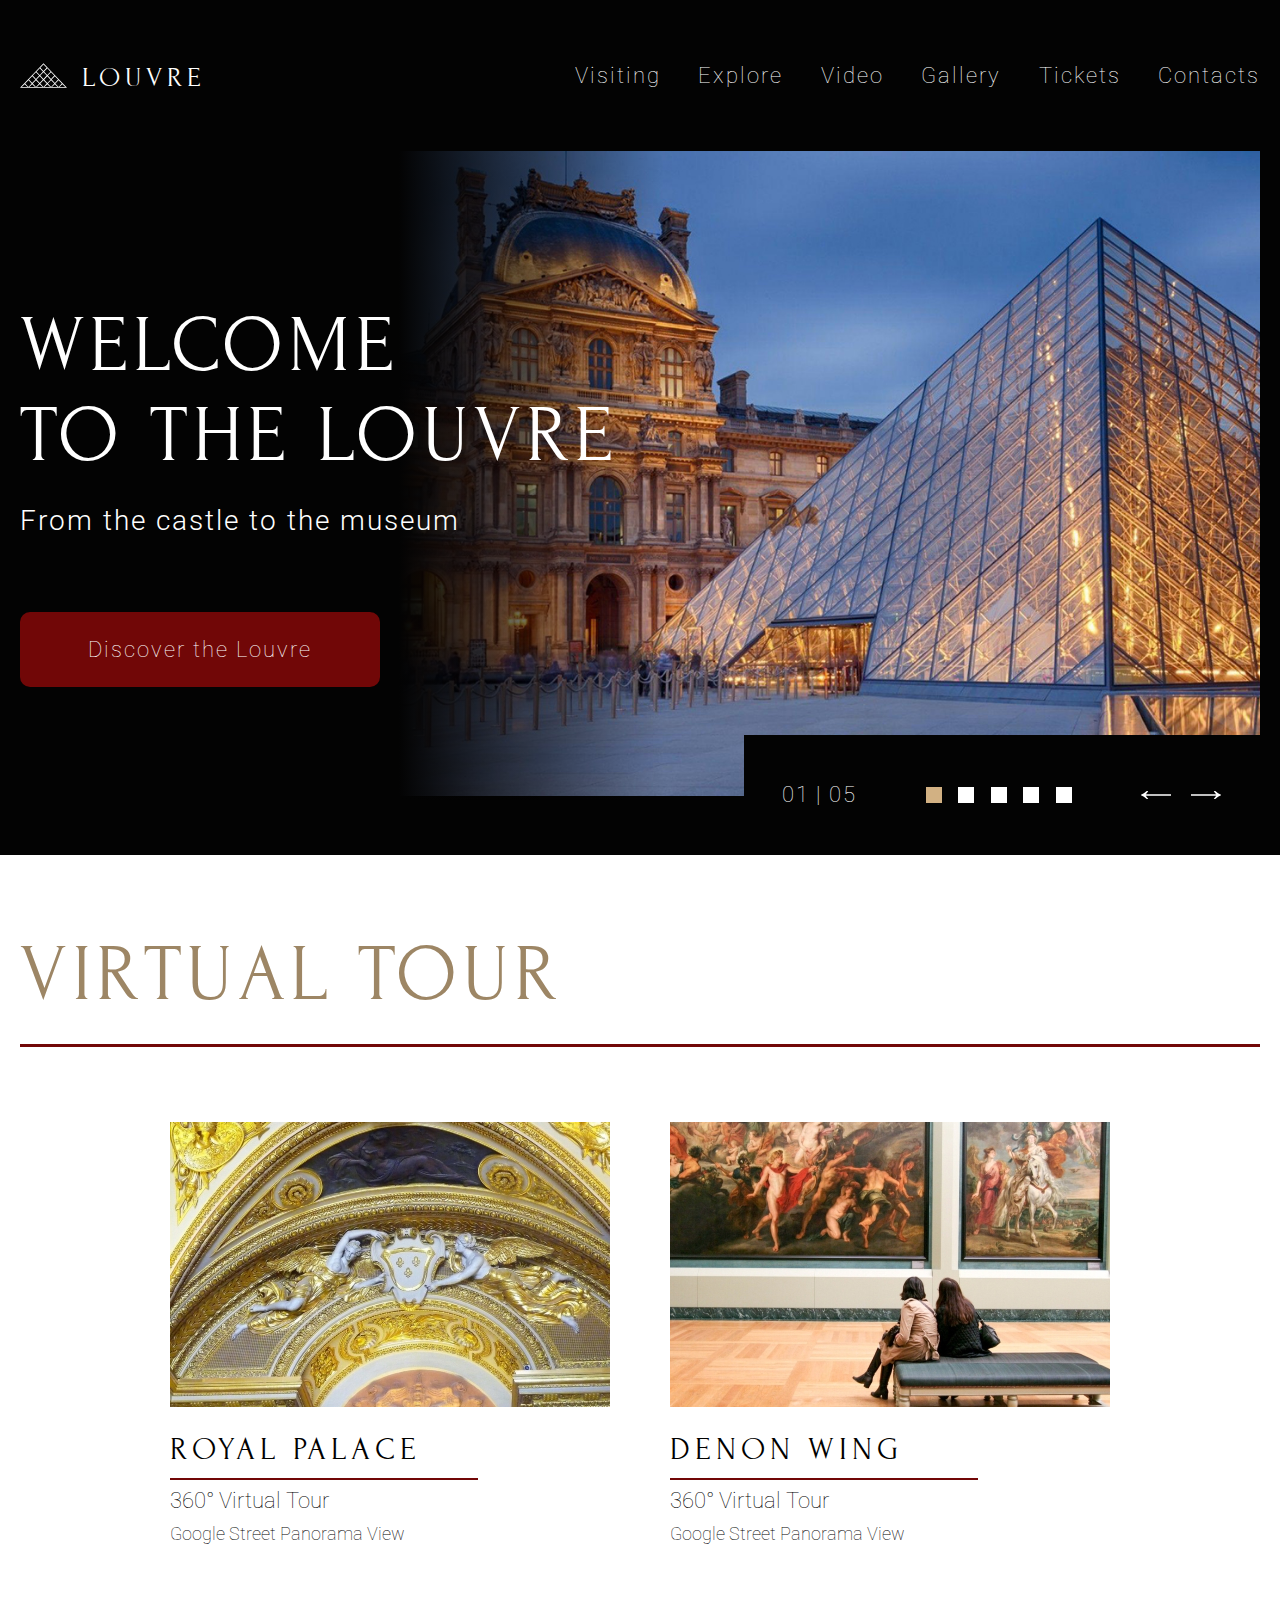
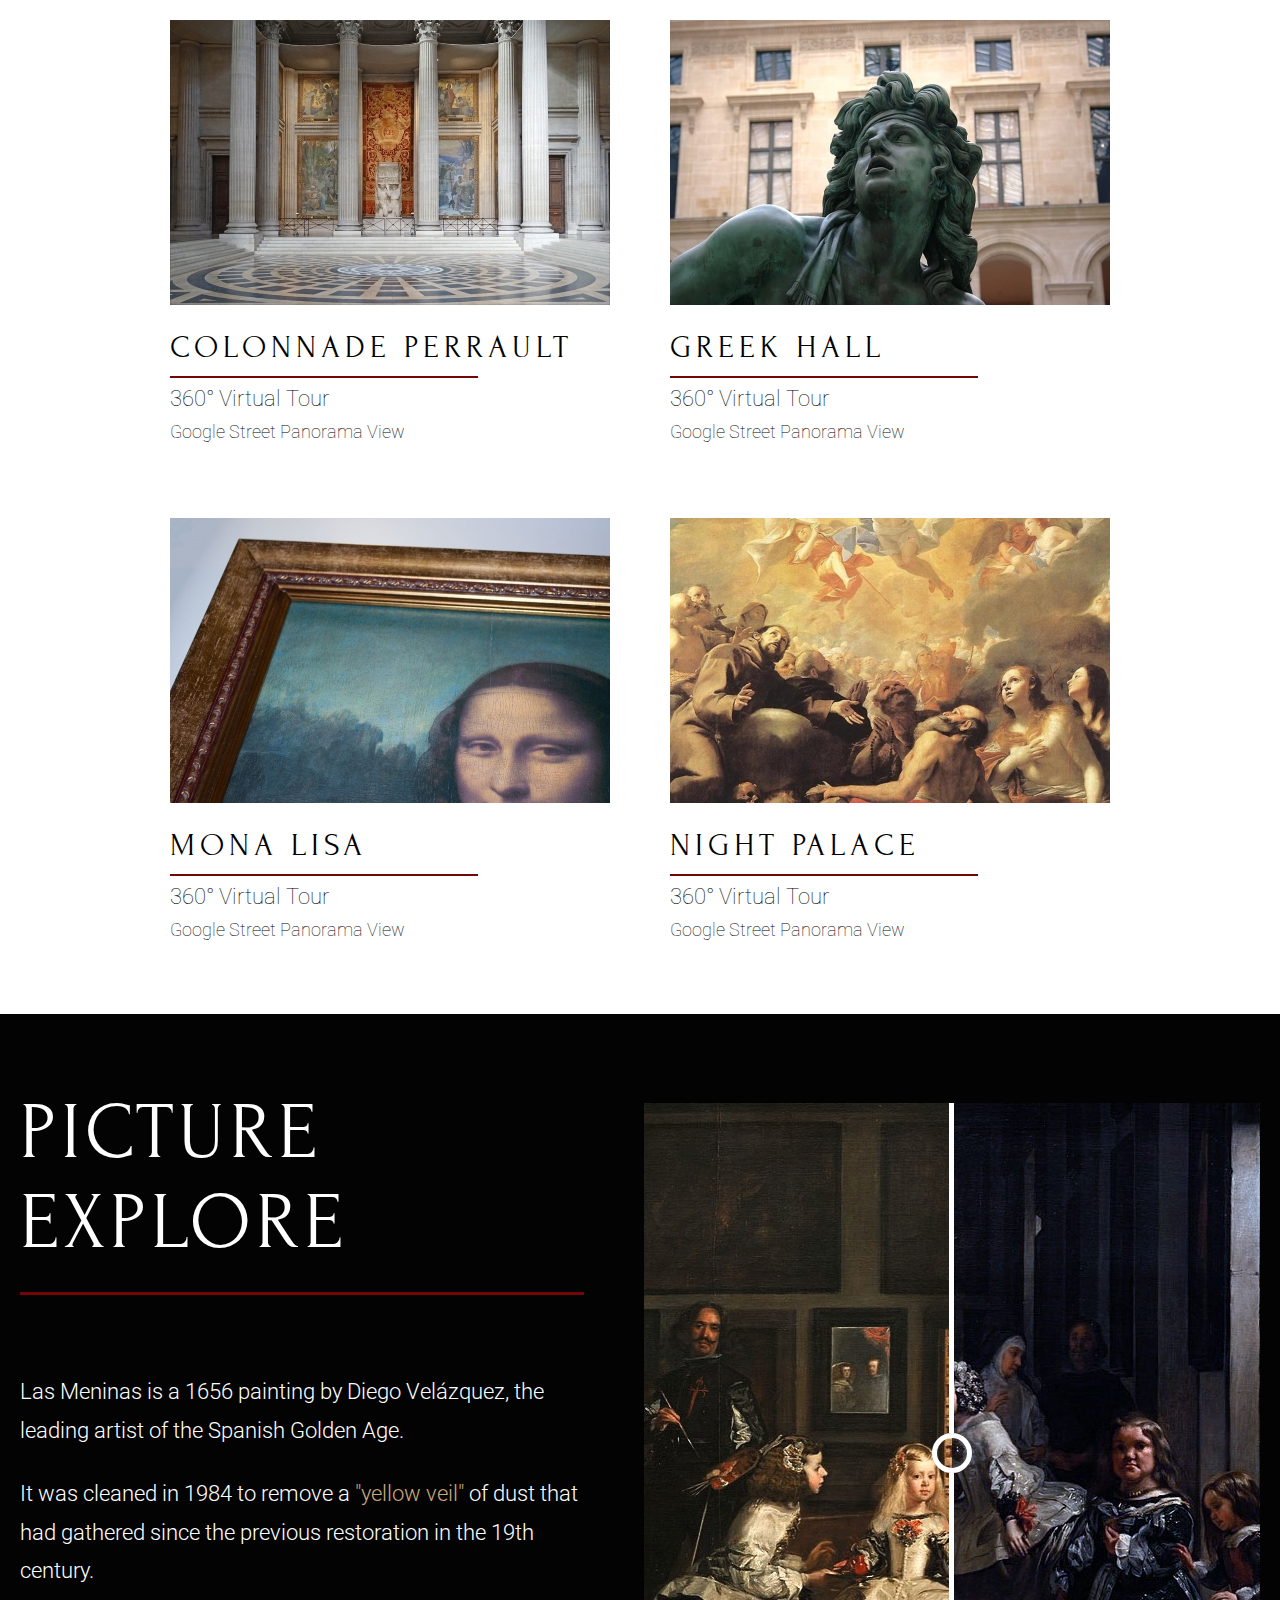
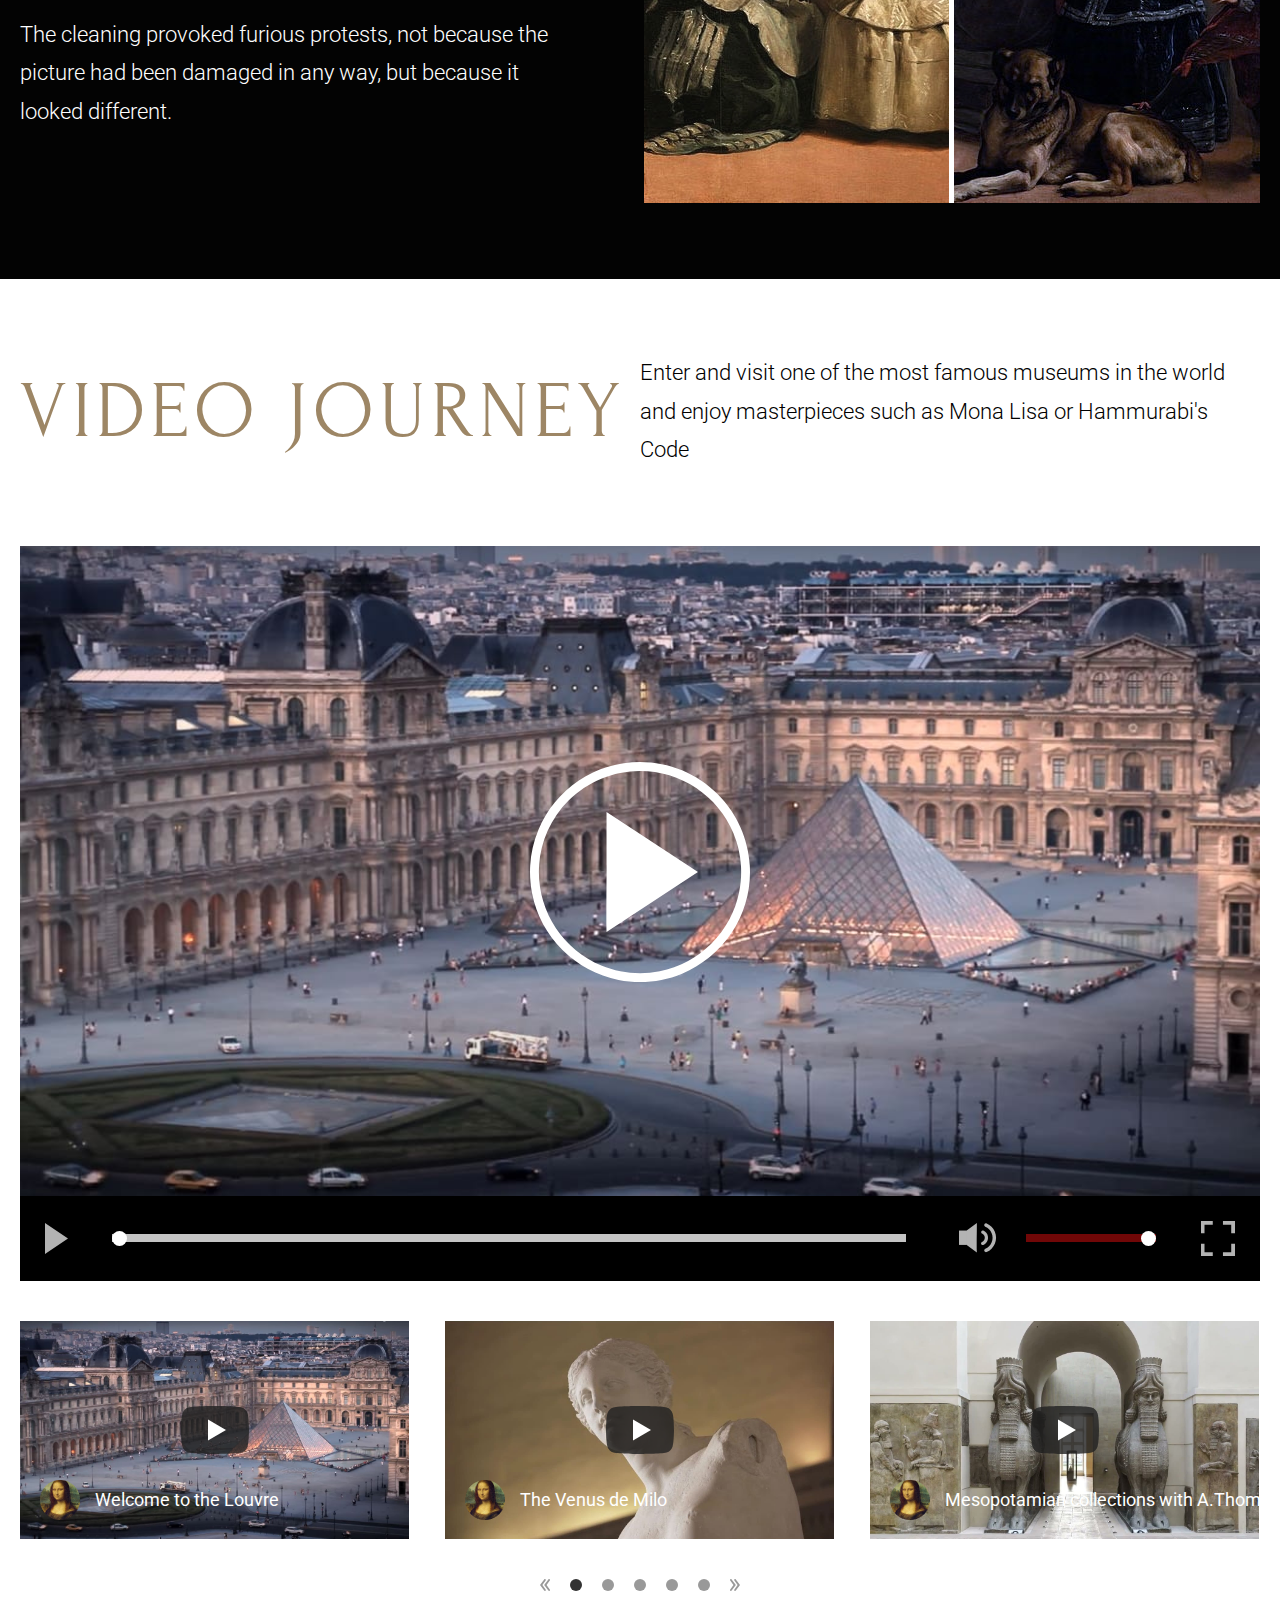
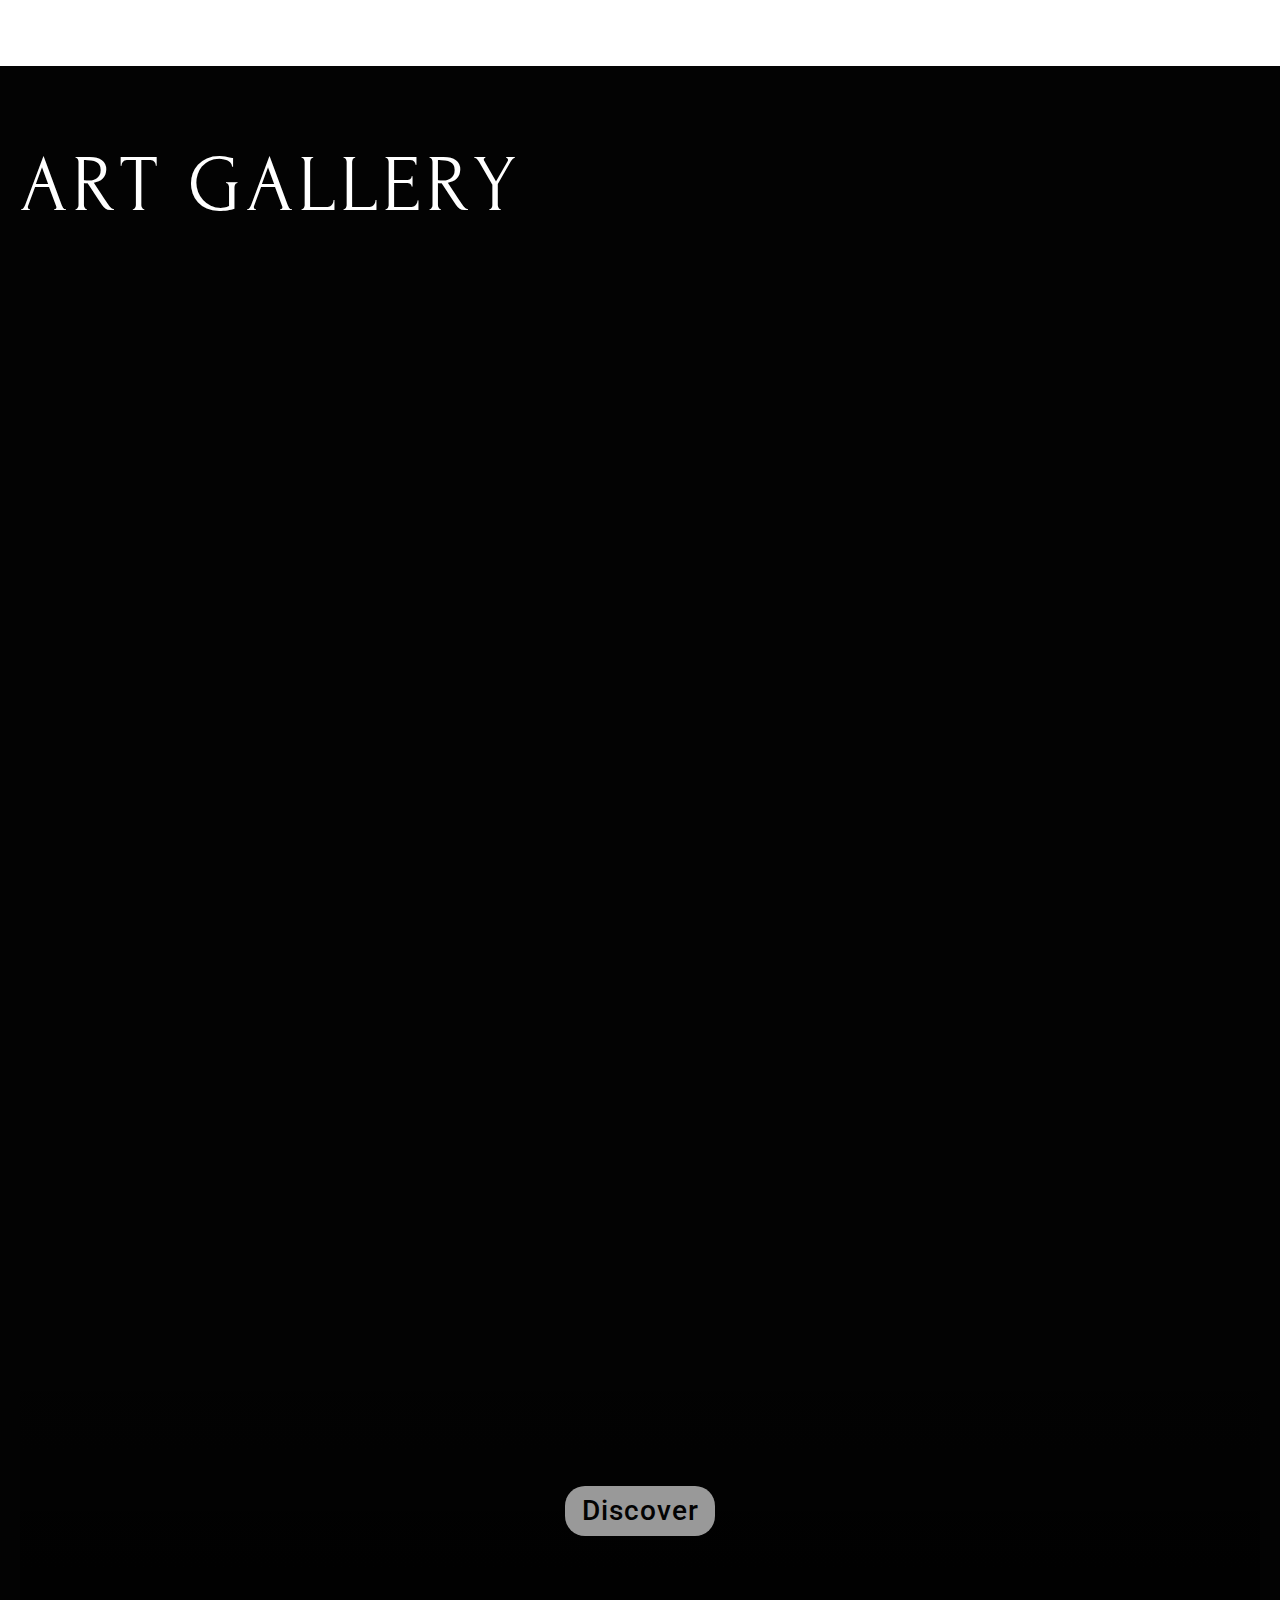
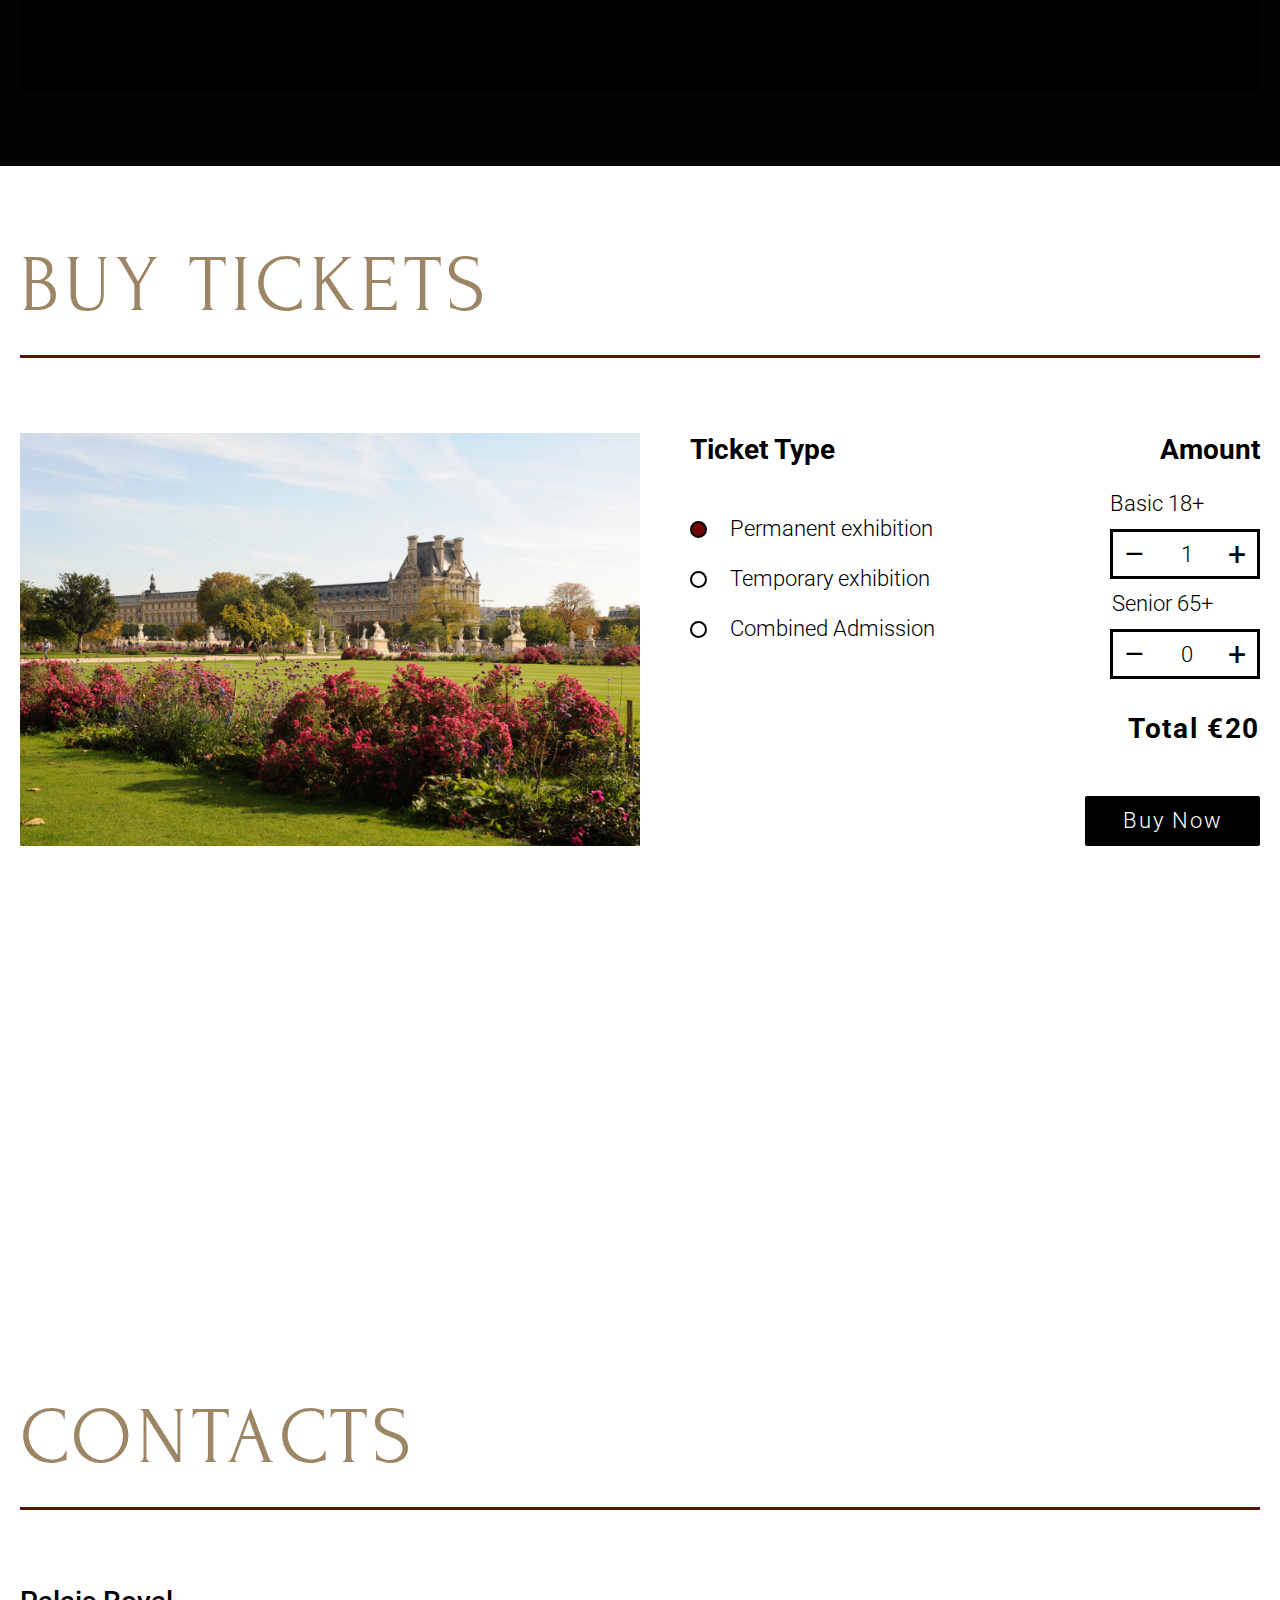
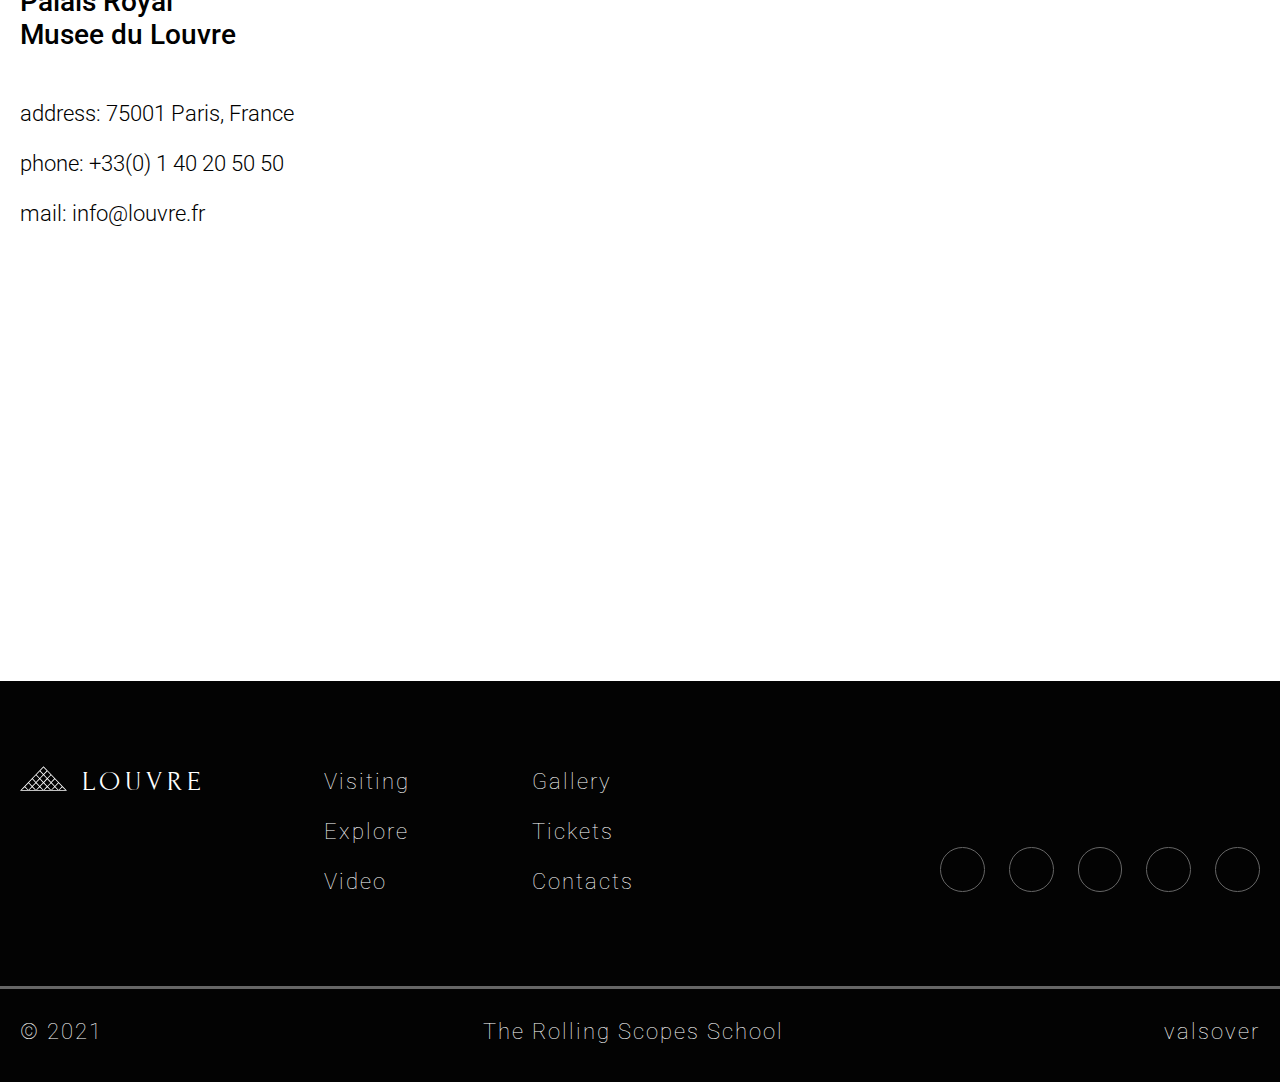
<file: index.html>
<!DOCTYPE html>
<html lang="en">
  <head>
    <meta charset="UTF-8" />
    <meta http-equiv="X-UA-Compatible" content="IE=edge" />
    <meta name="viewport" content="width=device-width, initial-scale=1.0" />
    <link rel="stylesheet" href="styles/style.css" />
    <link rel="stylesheet" href="styles/style-adaptive.css">
    <link rel="preconnect" href="https://fonts.googleapis.com" />
    <link rel="preconnect" href="https://fonts.gstatic.com" crossorigin />
    <link
      href="https://fonts.googleapis.com/css2?family=Forum&family=Roboto:wght@100;300;500;700&display=swap"
      rel="stylesheet"
    />
    <link rel="icon" href="assets/svg/favicon.ico" />
    <script src="https://api.mapbox.com/mapbox-gl-js/v2.5.1/mapbox-gl.js"></script>
    <link href="https://api.mapbox.com/mapbox-gl-js/v2.5.1/mapbox-gl.css" rel="stylesheet" />
    <title>Museum by Valsover</title>
  </head>
  <body>
    <header class="header bg-dark">
      <div class="header__container container flex-row">
        <div class="logo-area header__logo-area flex-row" title="The site logo and tna site name">
          <h1>
            <a class="logo-area__heading forum-font-28" href="index.html">Louvre</a>
          </h1>
        </div>
        <nav class="nav header__nav">
          <ul class="nav-list header__nav-list flex-row">
            <li class="nav-list__item">
              <a class="nav-list__link roboto-font-22-white" href="#visiting">visiting</a>
            </li>
            <li class="nav-list__item">
              <a class="nav-list__link roboto-font-22-white" href="#explore">explore</a>
            </li>
            <li class="nav-list__item">
              <a class="nav-list__link roboto-font-22-white" href="#video">video</a>
            </li>
            <li class="nav-list__item">
              <a class="nav-list__link roboto-font-22-white" href="#gallery">gallery</a>
            </li>
            <li class="nav-list__item">
              <a class="nav-list__link roboto-font-22-white" href="#tickets">tickets</a>
            </li>
            <li class="nav-list__item">
              <a class="nav-list__link roboto-font-22-white" href="#contacts">contacts</a>
            </li>
            <li class="header__nav-footer">
              <div class="nav__footer">
                <div class="nav__footer-images">
                  <p class="nav__footer-img"></p>
                  <p class="nav__footer-img"></p>
                  <p class="nav__footer-img"></p>
                </div>
                <div class="nav__footer-socials">
                  <ul class="nav__footer-list flex-row">
                    <li class="footer__socials-item youtube flex-row">
                      <a href="https://www.youtube.com/user/louvre"></a>
                    </li>
                    <li class="footer__socials-item instagram flex-row">
                      <a href="https://www.instagram.com/museelouvre/"></a>
                    </li>
                    <li class="footer__socials-item facebook flex-row">
                      <a href="https://www.facebook.com/museedulouvre"></a>
                    </li>
                    <li class="footer__socials-item twitter flex-row">
                      <a href="http://twitter.com/museelouvre"></a>
                    </li>
                    <li class="footer__socials-item pinterest flex-row">
                      <a href="https://www.pinterest.fr/museedulouvre/"></a>
                    </li>
                  </ul>
                </div>
              </div>
            </li>
          </ul>
          <button class="burger no-outline default" id="burgerBtn"></button>
        </nav>
      </div>
    </header>
    <main class="main">
      <div class="main__container">
        <section class="welcome bg-dark" id="welcome">
          <div class="welcome__container container">
            <div class="welcome__info">
              <h2 class="welcome__heading forum-font-80">
                Welcome<br />
                to the Louvre
              </h2>
              <p class="welcome__paragraph roboto-font-28">
                From the castle to the museum
              </p>
              <p class="button__wrapper">
                <a
                  class="welcome__button roboto-font-22-white"
                  href="pages/tours/tour1.html"
                  target="_blank"
                  >Discover the Louvre</a
                >
              </p>
            </div>
            <div class="carousel">
              <div class="carousel__container">
                <div class="items__wrapper">
                  <div class="carousel__item active">
                    <img
                      src="assets/img/welcome-slider/1.jpg"
                      alt="Carousel picture #1"
                      loading="lazy"
                    />
                  </div>
                  <div class="carousel__item">
                    <img
                      src="assets/img/welcome-slider/2.jpg"
                      alt="Carousel picture #2"
                      loading="lazy"
                    />
                  </div>
                  <div class="carousel__item">
                    <img
                      src="assets/img/welcome-slider/3.jpg"
                      alt="Carousel picture #3"
                      loading="lazy"
                    />
                  </div>
                  <div class="carousel__item">
                    <img
                      src="assets/img/welcome-slider/4.jpg"
                      alt="Carousel picture #4"
                      loading="lazy"
                    />
                  </div>
                  <div class="carousel__item">
                    <img
                      src="assets/img/welcome-slider/5.jpg"
                      alt="Carousel picture #5"
                      loading="lazy"
                    />
                  </div>
                </div>
                <div class="carousel__controls">
                  <p class="controls__count roboto-font-22-white">01 | 05</p>
                  <div class="controls__dots">
                    <button class="dot active no-outline"></button>
                    <button class="dot no-outline"></button>
                    <button class="dot no-outline"></button>
                    <button class="dot no-outline"></button>
                    <button class="dot no-outline"></button>
                  </div>
                  <div class="controls__buttons">
                    <button class="welcome_prev no-outline"></button>
                    <button class="welcome_next no-outline"></button>
                  </div>
                </div>
              </div>
            </div>
          </div>
        </section>
        <section class="visiting" id="visiting">
          <div class="visiting__container container">
            <h2 class="visiting__heading forum-font-80 underline-title">
              Virtual tour
            </h2>
            <div class="cards__wrapper flex-row" id="cards"></div>
          </div>
        </section>
        <section class="explore bg-dark" id="explore">
          <div class="explore__container container flex-row">
            <div class="explore__text-area">
              <h2 class="explore__heading forum-font-80 underline-title">
                Picture explore
              </h2>
              <p
                class="
                  explore__paragraph explore__paragraph_first
                  roboto-font-22-white
                "
              >
                Las Meninas is a 1656 painting by Diego Velázquez, the leading
                artist of the Spanish Golden Age.
              </p>
              <p class="explore__paragraph roboto-font-22-white">
                It was cleaned in 1984 to remove a
                <span class="explore__yellow-text">"yellow veil"</span> of dust that
                had gathered since the previous restoration in the 19th century.
              </p>
              <p class="explore__paragraph roboto-font-22-white">
                The cleaning provoked furious protests, not because the picture had
                been damaged in any way, but because it looked different.
              </p>
            </div>
            <div class="photos">
              <div class="photo-original"></div>
              <div class="photo toaster"></div>
              <div class="separator"></div>
            </div>
          </div>
        </section>
        <section class="video" id="video">
          <div class="video__container container flex-row">
            <h2 class="video__heading forum-font-80">Video Journey</h2>
            <p class="video__text roboto-font-22-black">
              Enter and visit one of the most famous museums in the world and
              enjoy masterpieces such as Mona Lisa or Hammurabi's Code
            </p>
            <div class="video__players">
              <div class="player__inner">
                <div class="video__wrapper flex-row">
                  <video src="assets/video/video0.mp4" class="player" id="player" width="1440" height="650" poster="assets/img/video-posters/poster0.jpg" preload="none">
                  </video>
                  <div class="player__speed hidden" id="playerSpeed">1.25x</div>
                </div>
                <button class="player__btn_large-play no-outline" id="largePlayBtn" type="button"></button>
                <div class="player__controls flex-row">
                  <button class="player__btn_small-play no-outline" id="smallPlayBtn" type="button"></button>
                  <input class="progress-input player__progress" id="progressBar" name="video" type="range" value="0" min="0" max="100" step="1"/>
                  <div class="volume__container flex-row">
                    <button class="player__btn_mute no-outline" id="muteBtn" type="button"></button>
                    <input  class="progress-input player__volume" id="volumeSlider" type="range" value="1" min="0" max="1" step="0.1">
                  </div>
                  <button class="player__btn_fullscreen no-outline" id="fullScreenBtn" type="button"></button>
                </div>
              </div>
              <div class="video__carousel" id="videoCarousel">
                <div class="carousel__wrapper">
                  <ul class="carousel__list"></ul>
                </div>
                <div class="controls__wrapper">
                  <ul class="controls__list">
                    <li class="controls__item controls__btn prev_btn"></li>
                    <li class="controls__item video-dots"></li>
                    <li class="controls__item controls__btn next_btn"></li>
                  </ul>
                </div>
              </div>
            </div>
          </div>
        </section>
        <section class="gallery bg-dark" id="gallery">
          <div class="gallery__container container flex-col">
            <h2 class="gallery__heading forum-font-80">Art gallery</h2>
            <div class="gallery__pictures pictures">
              <div class="pictures__inner" id="pics"></div>
              <div class="pictures__gradient flex-row">
                <a href="pages/gallery/gallery.html" target="_blank" class="pictures__link roboto-font-28">Discover</a>
              </div>
            </div>
          </div>
        </section>
        <section class="tickets" id="tickets">
          <div class="tickets__container container flex-col">
            <h2 class="tickets__heading forum-font-80 underline-title">
              Buy tickets
            </h2>
            <div class="tickets__content">
              <div class="img__wrapper">
                <img class="tickets__img img visible" src="assets/img/tickets-gallery/tickets1.jpg" alt="" loading="lazy">
                <img class="tickets__img img" src="assets/img/tickets-gallery/tickets2.jpg" alt="" loading="lazy">
                <img class="tickets__img img" src="assets/img/tickets-gallery/tickets3.jpg" alt="" loading="lazy">
                <img class="tickets__img img" src="assets/img/tickets-gallery/tickets4.jpg" alt="" loading="lazy">
                <img class="tickets__img img" src="assets/img/tickets-gallery/tickets5.jpg" alt="" loading="lazy">
                <img class="tickets__img img" src="assets/img/tickets-gallery/tickets6.jpg" alt="" loading="lazy">
                <img class="tickets__img img" src="assets/img/tickets-gallery/tickets7.jpg" alt="" loading="lazy">
                <img class="tickets__img img" src="assets/img/tickets-gallery/tickets8.jpg" alt="" loading="lazy">
                <img class="tickets__img img" src="assets/img/tickets-gallery/tickets9.jpg" alt="" loading="lazy">
                <img class="tickets__img img" src="assets/img/tickets-gallery/tickets10.jpg" alt="" loading="lazy">
              </div>
              <div class="tickets__type-list type-list flex-col">
                <p class="type-list__heading roboto-font-28">Ticket Type</p>
                <label class="type-list__label roboto-font-22-black" for="permanent">Permanent exhibition
                  <input type="radio" class="type-list__input" id="permanent" name="exhibition-type" value="Permanent" checked/>
                  <span class="checkmark"></span>
                </label>
                <label class="type-list__label roboto-font-22-black" for="temporary">Temporary exhibition
                  <input type="radio" class="type-list__input" id="temporary" name="exhibition-type" value="Temporary" />
                  <span class="checkmark"></span>
                </label>
                <label class="type-list__label roboto-font-22-black" for="combined">Combined Admission
                  <input type="radio" class="type-list__input" id="combined" name="exhibition-type" value="Combined"/>
                  <span class="checkmark"></span>
                </label>
              </div>
              <div class="tickets__amount-list amount-list flex-col">
                <p class="amount-list__heading roboto-font-28">Amount</p>
                <label class="amount-list__label roboto-font-22-black" for="basic">Basic 18+</label>
                <div class="tickets__counter counter flex-row">
                  <button class="counter_btn-minus no-outline" id="minusBasic">–</button>
                  <input type="number" class="counter-result no-outline" id="basic" step="1" min="1" max="20" name="age" value="1" readonly/>
                  <button class="counter_btn-plus no-outline" id="plusBasic">+</button>
                </div>
                <label class="amount-list__label amount-list__label_senior roboto-font-22-black" for="senior">Senior 65+</label>
                <div class="tickets__counter counter flex-row">
                  <button class="counter_btn-minus no-outline" id="minusSenior">–</button>
                  <input type="number" class="counter-result no-outline" id="senior" step="1" min="1" max="20" name="age" value="0" readonly/>
                  <button class="counter_btn-plus no-outline" id="plusSenior">+</button>
                </div>
                <p class="amount-list__total roboto-font-28">
                  Total €<span id="totalAmount">20</span>
                </p>
                <button class="tickets__btn-submit roboto-font-22-black no-outline" id="buyTicketsBtn" type="submit">Buy Now</button>
              </div>
            </div>
          </div>
          <div class="pop-up closed">
            <div class="pop-up__container flex-row">
              <div class="form__wrapper flex-row">
                <button class="close no-outline" id="formCloseBtn" type="button"></button>
                <form class="form" action="#" method="POST" name="booking">
                  <div class="form__left">
                    <h3 class="form__heading">Booking tickets</h3>
                    <p class="form__description">Tour to Louvre</p>
                    <fieldset class="form__fieldset">
                      <div class="form__date-and-time">
                        <label for="formDate" class="date__wrapper flex-row">Date
                          <input class="form__input date no-outline" id="formDate" type="date" name="formDate" required/>
                        </label>
                        <div class="time__wrapper">
                          <div class="time">
                            <div class="time__options">
                              <div class="time__option">
                                <input type="radio" class="time__input" id="nine" name="nine" value="09:00">
                                <label for="nine">09 : 00</label>
                              </div>
                              <div class="time__option">
                                <input type="radio" class="time__input" id="nineThirty" name="nineThirty" value="09:30">
                                <label for="nineThirty">09 : 30</label>
                              </div>
                              <div class="time__option">
                                <input type="radio" class="time__input" id="ten" name="ten" value="10:00">
                                <label for="ten">10 : 00</label>
                              </div>
                              <div class="time__option">
                                <input type="radio" class="time__input" id="tenThirty" name="tenThirty" value="10:30">
                                <label for="tenThirty">10 : 30</label>
                              </div>
                              <div class="time__option">
                                <input type="radio" class="time__input" id="eleven" name="eleven" value="11:00">
                                <label for="eleven">11 : 00</label>
                              </div>
                              <div class="time__option">
                                <input type="radio" class="time__input" id="elevenThirty" name="elevenThirty" value="11:30">
                                <label for="elevenThirty">11 : 30</label>
                              </div>
                              <div class="time__option">
                                <input type="radio" class="time__input" id="twelve" name="twelve" value="12:00">
                                <label for="twelve">12 : 00</label>
                              </div>
                              <div class="time__option">
                                <input type="radio" class="time__input" id="twelveThirty" name="twelveThirty" value="12:30">
                                <label for="twelveThirty">12 : 30</label>
                              </div>
                              <div class="time__option">
                                <input type="radio" class="time__input" id="thirteen" name="thirteen" value="13:00">
                                <label for="thirteen">13 : 00</label>
                              </div>
                              <div class="time__option">
                                <input type="radio" class="time__input" id="thirteenThirty" name="thirteenThirty" value="13:30">
                                <label for="thirteenThirty">13 : 30</label>
                              </div>
                              <div class="time__option">
                                <input type="radio" class="time__input" id="fourteen" name="fourteen" value="14:00">
                                <label for="fourteen">14 : 00</label>
                              </div>
                              <div class="time__option">
                                <input type="radio" class="time__input" id="fourteenThirty" name="fourteenThirty" value="14:30">
                                <label for="fourteenThirty">14 : 30</label>
                              </div>
                              <div class="time__option">
                                <input type="radio" class="time__input" id="fifteen" name="fifteen" value="15:00">
                                <label for="fifteen">15 : 00</label>
                              </div>
                              <div class="time__option">
                                <input type="radio" class="time__input" id="fifteenThirty" name="fifteenThirty" value="15:30">
                                <label for="fifteenThirty">15 : 30</label>
                              </div>
                              <div class="time__option">
                                <input type="radio" class="time__input" id="sixteen" name="sixteen" value="16:00">
                                <label for="sixteen">16 : 00</label>
                              </div>
                              <div class="time__option">
                                <input type="radio" class="time__input" id="sixteenThirty" name="sixteenThirty" value="16:30">
                                <label for="sixteenThirty">16 : 30</label>
                              </div>
                              <div class="time__option">
                                <input type="radio" class="time__input" id="seventeen" name="seventeen" value="17:00">
                                <label for="seventeen">17 : 00</label>
                              </div>
                              <div class="time__option">
                                <input type="radio" class="time__input" id="seventeenThirty" name="seventeenThirty" value="17:30">
                                <label for="seventeenThirty">17 : 30</label>
                              </div>
                            </div>
                            <div class="time__selected">Time</div>
                          </div>
                        </div>
                      </div>
                      <div class="input__wrapper">
                        <input class="form__input name no-outline" id="formName" type="text" name="formName" placeholder="Name" pattern="[a-zA-Zа-яА-Я\s]{3,15}" required/>
                        <div class="name__alert">No symbols or digits allowed. Min 3, max 15 characters.</div>
                      </div>
                      <div class="input__wrapper">
                        <input class="form__input email no-outline" id="formEmail" type="email" name="formEmail" placeholder="E-mail" pattern="[\w]{3,15}@[a-zA-Z]{4,}\.[a-zA-Z]{2,}" required/>
                        <div class="email__alert">Enter valid email</div>
                      </div>
                      <div class="input__wrapper">
                        <input class="form__input tel no-outline" id="formPhone" type="tel" name="formPhone" placeholder="Phone" required/>
                        <div class="tel__alert">Only digits allowed (can divided with space or "-"). Max 10 digits.</div>
                      </div>
                      <select class="form__input ticket no-outline" id="formTicketType" name="formTicketType" required>
                        <option class="form__ticket-type" value="" selected disabled>Ticket type</option>
                        <option class="form__ticket-type" value="Permanent">Permanent exhibition</option>
                        <option class="form__ticket-type" value="Temporary">Temporary exhibition</option>  
                        <option class="form__ticket-type" value="Combined">Combined Admission</option>
                      </select>
                      <div class="form__quantity">
                        <p class="quantity__heading">Entry ticket</p>
                        <div class="basic__row flex-row">
                          <p class="basic__name">Basic 18+</p>
                          <div class="name__count">
                              <button class="no-outline" id="minusBasicForm" type="button">–</button>
                              <input class="basic__row-input no-outline" type="number" value="1" name="formBasicAmount">
                              <button class="no-outline" id="plusBasicForm" type="button">+</button>
                          </div>
                        </div>
                        <div class="senior__row flex-row">
                          <p class="senior__name">Senior 65+</p>
                          <div class="name__count">
                              <button class="no-outline" id="minusSeniorForm" type="button">–</button>
                              <input class="senior__row-input no-outline" type="number" value="0" name="formSeniorAmount">
                              <button class="no-outline" id="plusSeniorForm" type="button"> +</button>
                          </div>
                        </div>
                      </div>
                    </fieldset>
                  </div>
                  <div class="form__right payment">
                    <div class="payment__heading">Overview</div>
                    <p class="payment__description">Tour to Louvre</p>
                    <p class="payment__date">Select date</p>
                    <p class="payment__time">Select time</p>
                    <p class="payment__ticket">Permanent</p>
                    <p class="payment__poster"></p>
                    <div class="payment__basic">
                      <p class="payment__basic_num">1</p>
                      <p class="payment__basic_name">Basic (20 €)</p>
                      <p class="payment__basic_price">20 €</p>
                    </div>
                    <div class="payment__senior">
                      <p class="payment__senior_num">0</p>
                      <p class="payment__senior_name">Senior (10 €)</p>
                      <p class="payment__senior_price">0 €</p>
                    </div>
                    <div class="payment__total">
                      <p class="total__text">Total:</p>
                      <p class="total__num">20 €</p>
                    </div>
                    <div class="payment__card">
                      <div class="payment__card-body">
                        <div class="credit-cards">
                          <div class="card-field front">
                            <div class="front__wrap">
                              <label for="formCardNumber">Card number
                                <input class="front__card-number no-outline" id="formCardNumber" name="formCardNumber" type="number" min="999999999999999" max="9999999999999999" required></label>
                                <p class="front__card-full-date">
                                  <label>Expiration date
                                  <select class="front__card-month no-outline" required>
                                    <option value="" disabled selected>Month</option>
                                    <option value="01">01</option>
                                    <option value="02">02</option>
                                    <option value="03">03</option>
                                    <option value="04">04</option>
                                    <option value="05">05</option>
                                    <option value="06">06</option>
                                    <option value="07">07</option>
                                    <option value="08">08</option>
                                    <option value="09">09</option>
                                    <option value="10">10</option>
                                    <option value="11">11</option>
                                    <option value="12">12</option>
                                  </select>
                                  </label>
                                  <label>
                                  <select class="front__card-year no-outline" required>
                                    <option value="" disabled selected>Year</option>
                                    <option value="2021">2021</option>
                                    <option value="2022">2022</option>
                                    <option value="2023">2023</option>
                                    <option value="2024">2024</option>
                                    <option value="2025">2025</option>
                                    <option value="2026">2026</option>
                                    <option value="2027">2027</option>
                                    <option value="2028">2028</option>
                                  </select>
                                  </label>
                                </p>
                              <label for="formCardOwnerName">Cardholder name
                                <input class="front__card-name no-outline" id="formCardOwnerName" name="formCardOwnerName" type="text" pattern="[a-zA-Zа-яА-Я\s]{3, 15}" required>
                              </label>
                              <p class="front__card-img"></p>
                            </div>
                          </div>
                          <div class="card-field back">
                            <div class="line"></div>
                            <label for="formCardCVV">CVC/CVV
                              <input class="back__cvv no-outline" id="formCardCVV" name="formCardCVV" type="number" max="999" required>
                            </label>
                            <p class="back__cvv-text">The last<br> 3 or 4 digits on back<br> of the card</p>
                          </div>
                        </div>
                      </div>
                    </div>
                    <button class="payment__btn no-outline ripple" id="formBtn" type="submit">Book</button>
                  </div>
                </form>
              </div>
            </div>
          </div>
          <div class="pop-up__overlay transparent" id="overlay"></div>
        </section>
        <div class="parallax"></div>
        <section class="contacts" id="contacts">
          <div class="contacts__container container flex-row">
            <h2 class="contacts__heading forum-font-80 underline-title">
              Contacts
            </h2>
            <address class="contacts__address address flex-col">
              <p class="address__heading roboto-font-28">
                Palais Royal Musee du Louvre
              </p>
              <p class="address__item roboto-font-22-black">
                address: <span class="address">75001 Paris, France</span>
              </p>
              <p class="address__item roboto-font-22-black">
                phone:
                <a href="tel:+330140205050" class="phone"
                  >+33(0) 1 40 20 50 50</a
                >
              </p>
              <p class="address__item roboto-font-22-black">
                mail:
                <a href="mailto:info@louvre.fr" class="mail">info@louvre.fr</a>
              </p>
            </address>
            <div class="contacts__map" id="map"></div>
          </div>
        </section>
      </div>
    </main>
    <footer class="footer bg-dark">
      <div class="footer__container">
        <div class="footer__container_top container flex-row">
          <div class="logo-area footer__logo-area flex-row">
            <a href="#top" class="logo-area__heading forum-font-28">Louvre</a>
          </div>
          <nav class="nav footer__nav">
            <ul class="nav-list footer__nav-list flex-col">
              <li class="nav-list__item flex-row">
                <a class="roboto-font-22-white" href="#visiting">visiting</a>
              </li>
              <li class="nav-list__item flex-row">
                <a class="roboto-font-22-white" href="#explore">explore</a>
              </li>
              <li class="nav-list__item flex-row">
                <a class="roboto-font-22-white" href="#video">video</a>
              </li>
              <li class="nav-list__item flex-row">
                <a class="roboto-font-22-white" href="#gallery">gallery</a>
              </li>
              <li class="nav-list__item flex-row">
                <a class="roboto-font-22-white" href="#tickets">tickets</a>
              </li>
              <li class="nav-list__item flex-row">
                <a class="roboto-font-22-white" href="#contacts">contacts</a>
              </li>
            </ul>
          </nav>
          <div class="socials footer__socials">
            <ul class="socials-list footer__socials-list flex-row">
              <li class="socials-list__item youtube flex-row">
                <a href="https://www.youtube.com/user/louvre"></a>
              </li>
              <li class="socials-list__item instagram flex-row">
                <a href="https://www.instagram.com/museelouvre/"></a>
              </li>
              <li class="socials-list__item facebook flex-row">
                <a href="https://www.facebook.com/museedulouvre"></a>
              </li>
              <li class="socials-list__item twitter flex-row">
                <a href="http://twitter.com/museelouvre"></a>
              </li>
              <li class="socials-list__item pinterest flex-row">
                <a href="https://www.pinterest.fr/museedulouvre/"></a>
              </li>
            </ul>
          </div>
        </div>
        <div class="footer__container_bottom container flex-row">
          <div class="copyright bottom roboto-font-22-white">© 2021</div>
          <div>
            <a
              class="rs bottom roboto-font-22-white"
              href="https://rs.school/"
              target="_blank"
              >The Rolling Scopes School</a
            >
          </div>
          <div>
            <a
              class="git bottom roboto-font-22-white"
              href="https://github.com/valsover"
              target="_blank"
              >valsover</a
            >
          </div>
        </div>
      </div>
    </footer>
    <a href="#top" class="scroll-up__btn hidden"></a>
    <script type="module" src="scripts/index.js"></script>
  </body>
</html>
</file>
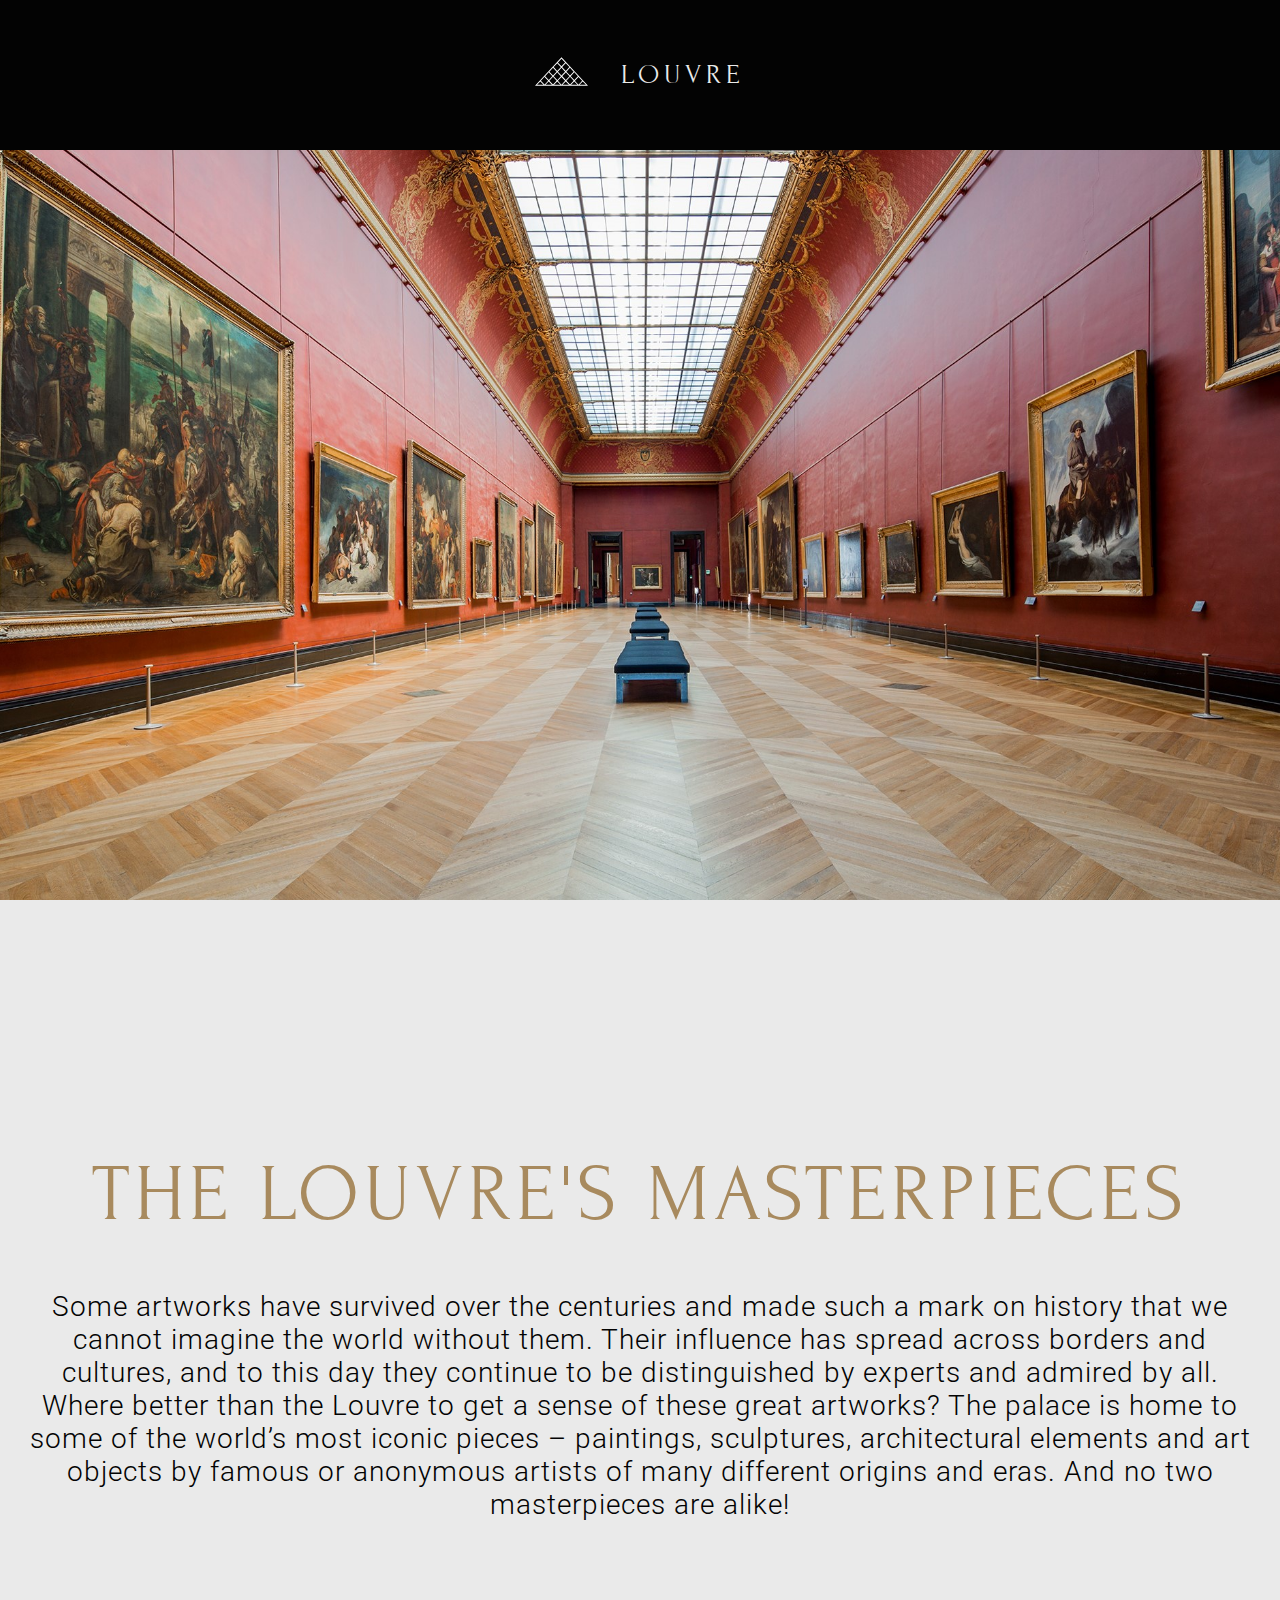
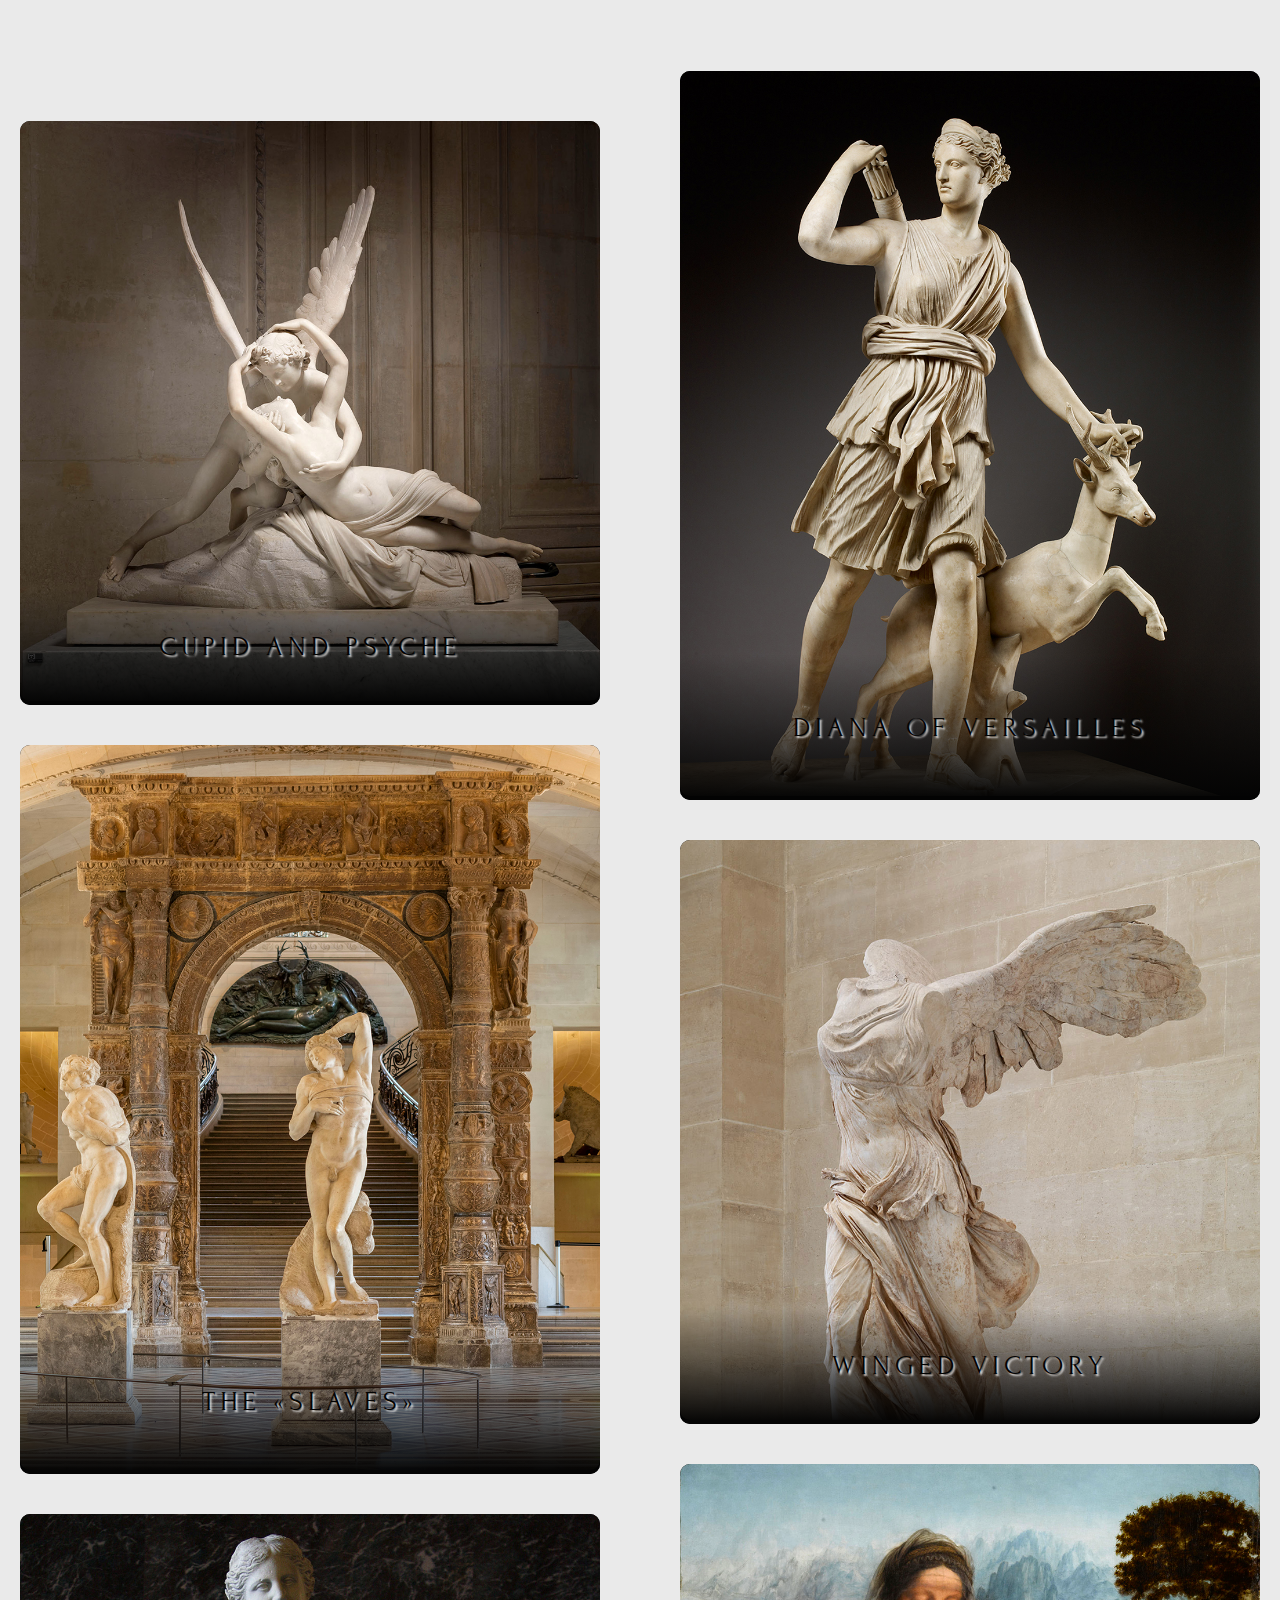
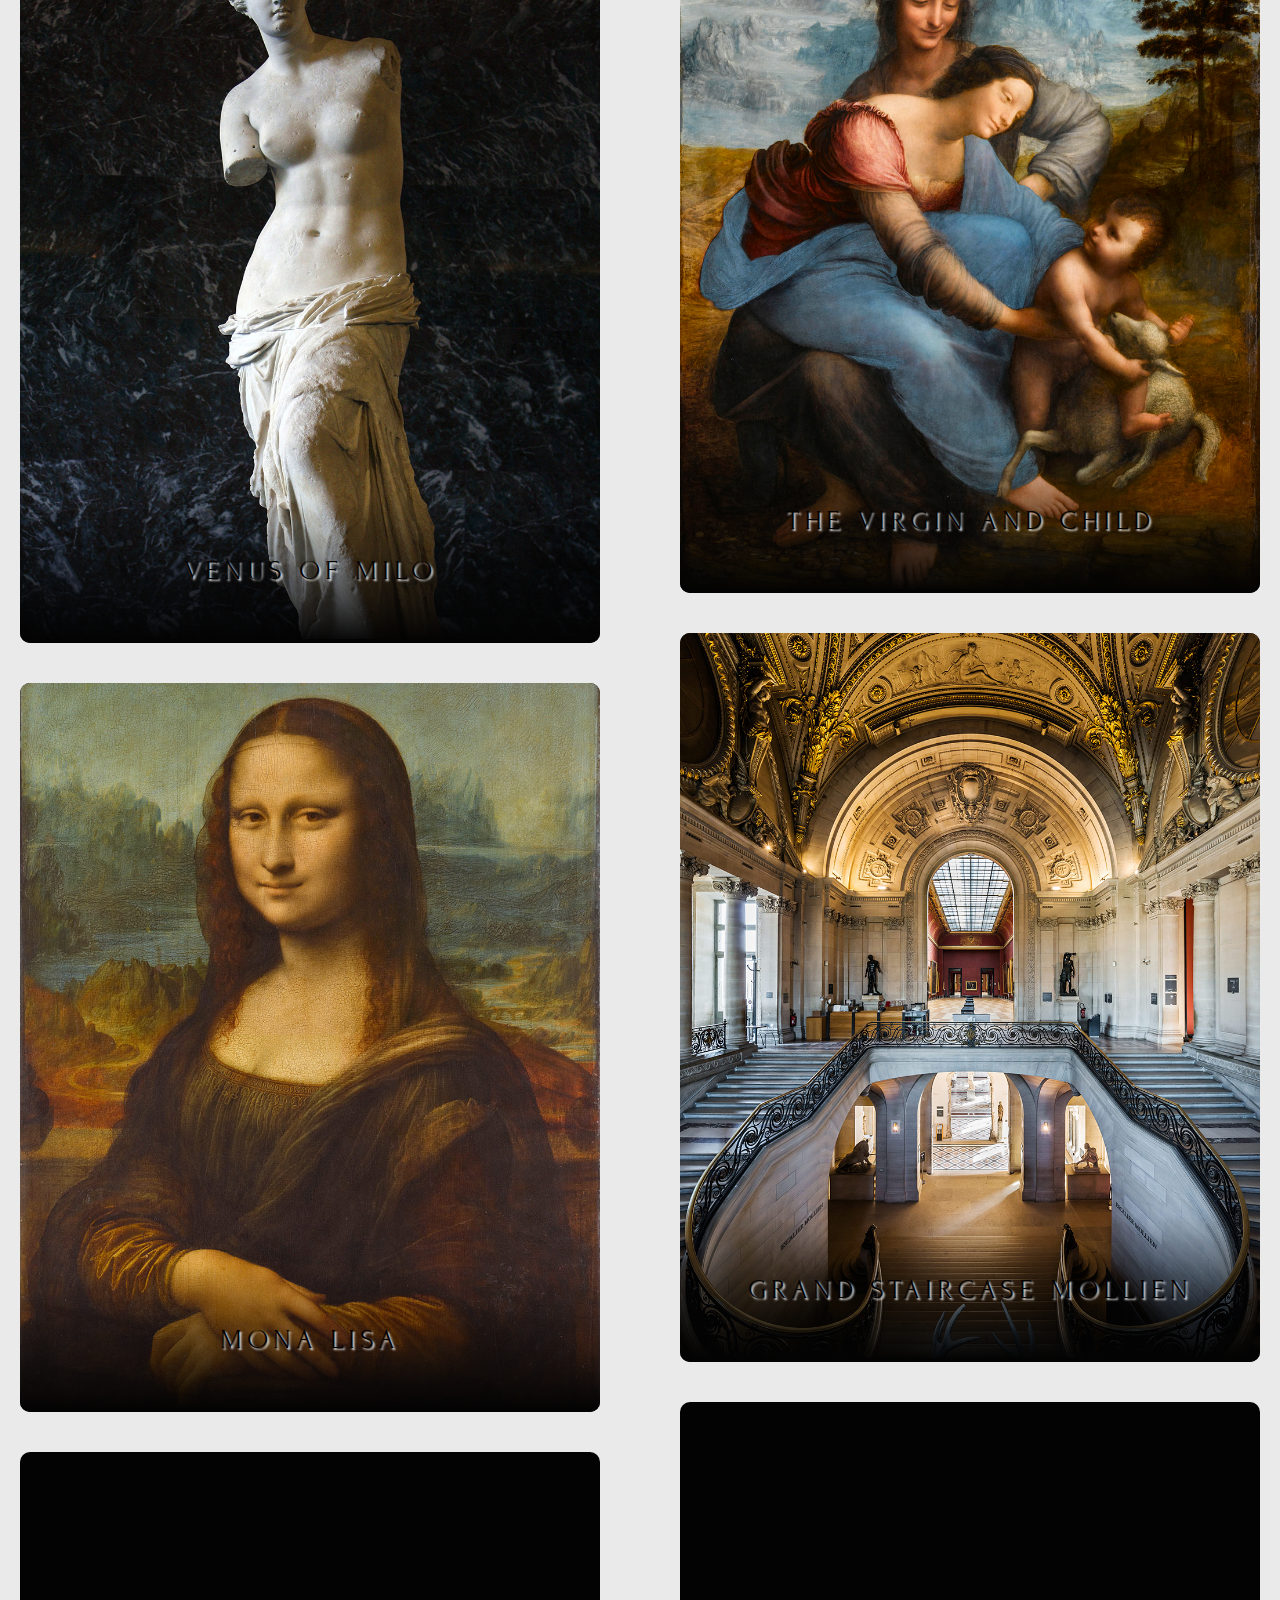
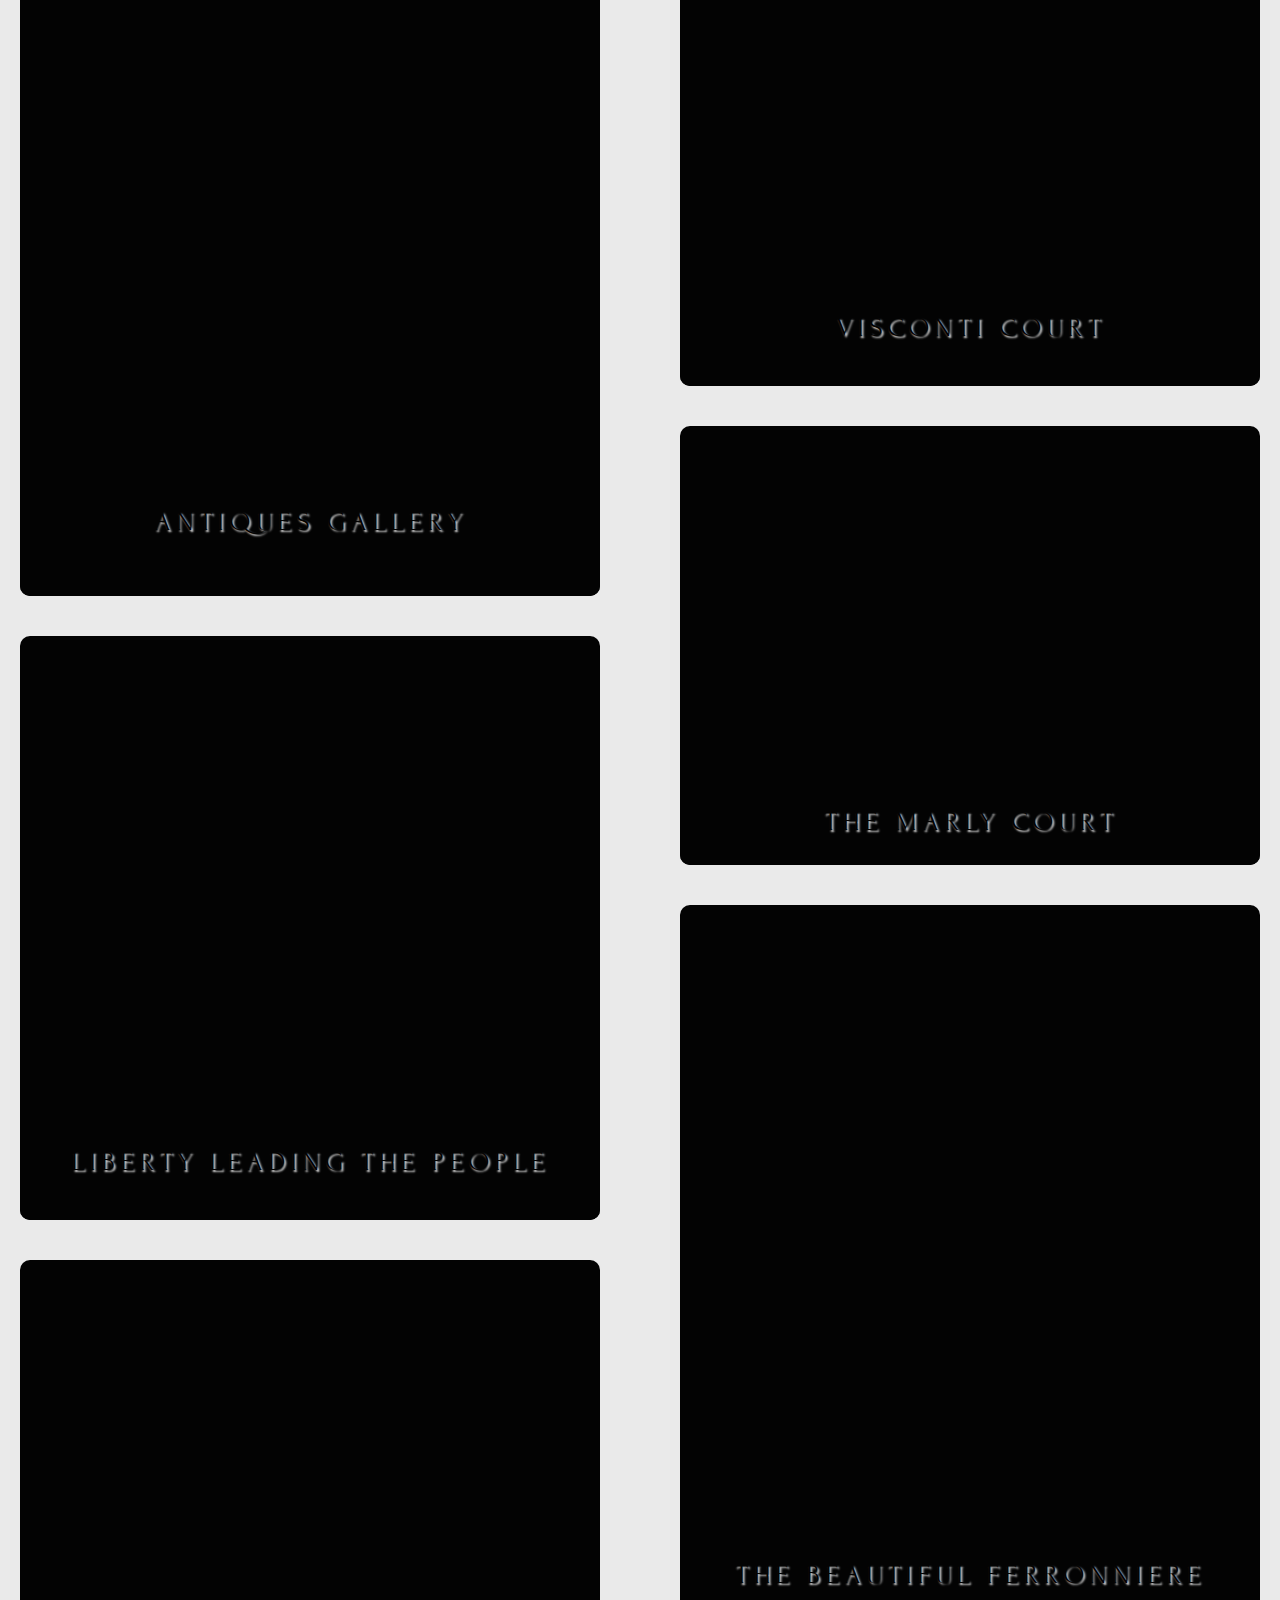
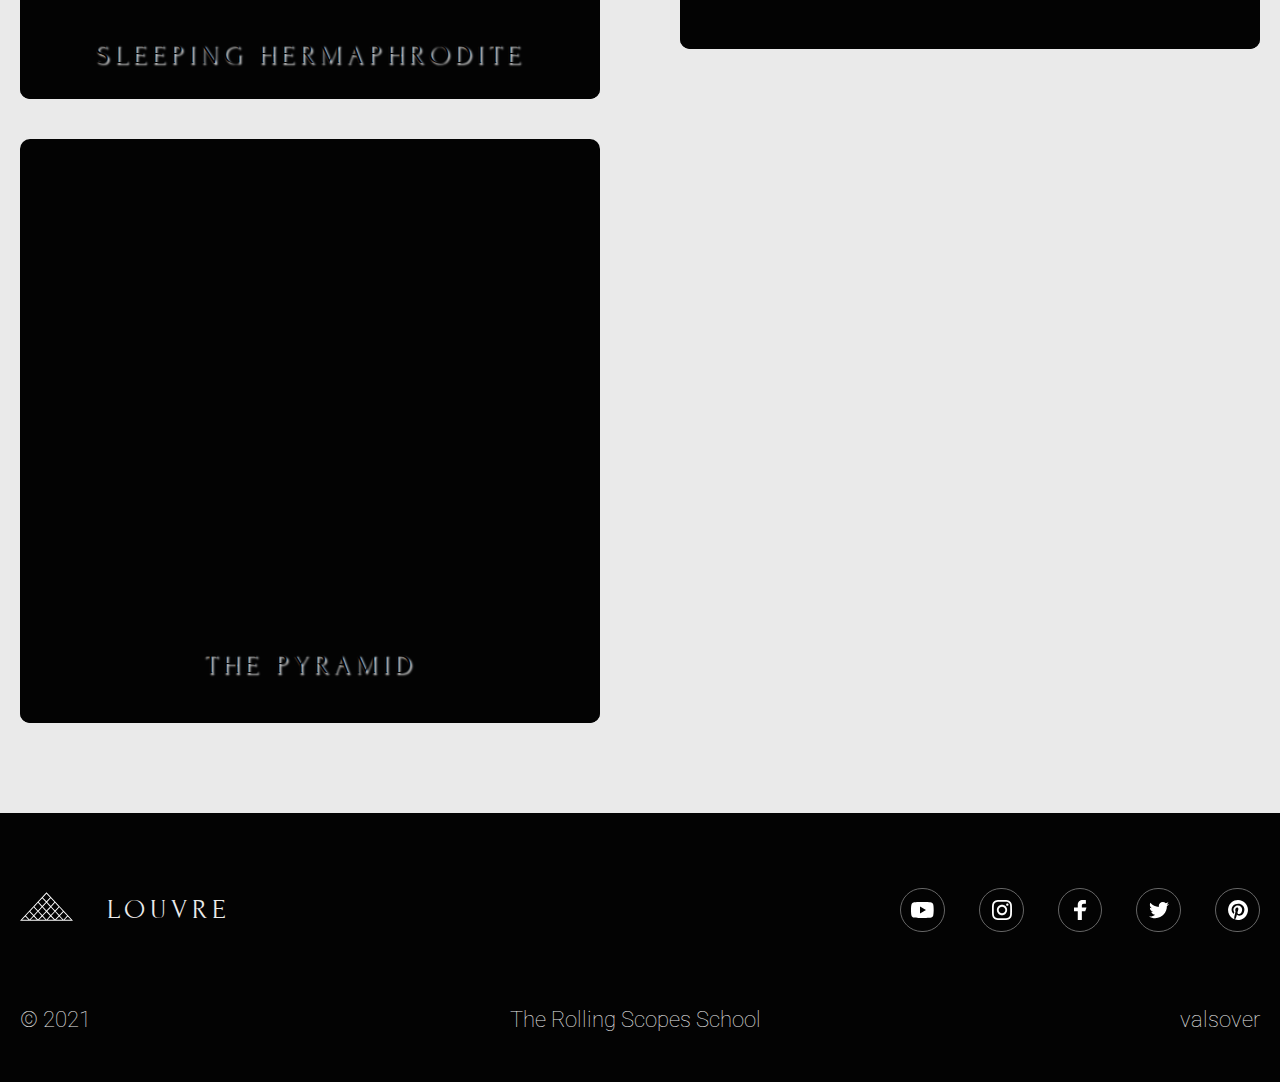
<file: museum/pages/gallery.html>
<!DOCTYPE html>
<html lang="en">
<head>
  <meta charset="UTF-8">
  <meta http-equiv="X-UA-Compatible" content="IE=edge">
  <meta name="viewport" content="width=device-width, initial-scale=1.0">
  <link rel="stylesheet" href="gallery.css">
  <link rel="preconnect" href="https://fonts.googleapis.com" />
  <link rel="preconnect" href="https://fonts.gstatic.com" crossorigin />
  <link
    href="https://fonts.googleapis.com/css2?family=Forum&family=Roboto:wght@100;300;500;700&display=swap"
    rel="stylesheet"
  />
  <link rel="icon" href="../assets/svg/favicon.ico" />
  <title>Gallery by Valsover</title>
</head>
<body>
  <header class="header bg-dark">
    <div class="header__container container flex-row">
      <div class="header__logo logo flex-row" title="The site logo and tna site name">
        <h1>
          <a class="logo__heading" href="../index.html" target="_blank">Louvre</a>
        </h1>
      </div>
    </div>
  </header>
  <main class="main bg-light">
    <div class="parallax"></div>
    <div class="main__container container flex-column">
      <div class="container__info info flex-column">
        <h2 class="info__heading">The Louvre's masterpieces</h2>
        <p class="info__paragraph">Some artworks have survived over the centuries
          and made such a mark on history that we cannot imagine the world without them.
          Their influence has spread across borders and cultures,
          and to this day they continue to be distinguished by experts and admired by all.
          Where better than the Louvre to get a sense of these great artworks?
          The palace is home to some of the world’s most iconic pieces – paintings,
          sculptures, architectural elements and art objects
          by famous or anonymous artists of many different origins and eras.
          And no two masterpieces are alike!
        </p>
      </div>
      <div class="container__gallery gallery">
        <div class="gallery__inner inner" id="gallery">
          <div class="inner__item">
            <img src="../assets/img/gallery/gallery0.jpg" alt="" width="1000" height="1000" loading="lazy">
          </div>
          <div class="inner__item">
            <img src="../assets/img/gallery/gallery1.jpg" alt="" width="1000" height="1250" loading="lazy">
          </div>
          <div class="inner__item">
            <img src="../assets/img/gallery/gallery2.jpg" alt="" width="1000" height="1250" loading="lazy">
          </div>
          <div class="inner__item">
            <img src="../assets/img/gallery/gallery3.jpg" alt="" width="1000" height="1000" loading="lazy">
          </div>
          <div class="inner__item">
            <img src="../assets/img/gallery/gallery4.jpg" alt="" width="1000" height="1250" loading="lazy">
          </div>
          <div class="inner__item">
            <img src="../assets/img/gallery/gallery5.jpg" alt="" width="1000" height="1250" loading="lazy">
          </div>
          <div class="inner__item">
            <img src="../assets/img/gallery/gallery6.jpg" alt="" width="1000" height="1250" loading="lazy">
          </div>
          <div class="inner__item">
            <img src="../assets/img/gallery/gallery7.jpg" alt="" width="1000" height="1250" loading="lazy">
          </div>
          <div class="inner__item">
            <img src="../assets/img/gallery/gallery8.jpg" alt="" width="1000" height="1250" loading="lazy">
          </div>
          <div class="inner__item">
            <img src="../assets/img/gallery/gallery9.jpg" alt="" width="1000" height="1000" loading="lazy">
          </div>
          <div class="inner__item">
            <img src="../assets/img/gallery/gallery10.jpg" alt="" width="1000" height="1000" loading="lazy">
          </div>
          <div class="inner__item">
            <img src="../assets/img/gallery/gallery11.jpg" alt="" width="1000" height="750" loading="lazy">
          </div>
          <div class="inner__item">
            <img src="../assets/img/gallery/gallery12.jpg" alt="" width="1000" height="750" loading="lazy">
          </div>
          <div class="inner__item">
            <img src="../assets/img/gallery/gallery13.jpg" alt="" width="1000" height="1250" loading="lazy">
          </div>
          <div class="inner__item">
            <img src="../assets/img/gallery/gallery14.jpg" alt="" width="1000" height="1000" loading="lazy">
          </div>
        </div>
      </div>
    </div>
    <div class="articles transparent">
      <div class="articles__container container flex-row">
        <div class="container__inner inner">
          <article class="inner__article article flex-column">
            <h3 class="article__heading">Cupid and Psyche</h3>
            <p class="article__name">"Antonio Canova, Psyche Revived by Cupid's Kiss"</p>
            <p class="article__description">Psyche was a beautiful princess.
              So beautiful that Venus, the goddess of beauty, was furiously jealous of her.
              She ordered her son, Cupid, to punish the young girl.
              But Cupid fell in love with Psyche and carried her off to an enchanted castle
              and later even brought her back to life with a kiss.
              This is the moment Canova chose to depict.
            </p>
            <p class="article__address">
              <span class="marker">
                <img src="../assets/svg/marker.svg" alt="" width="20" height="20">
              </span>Room 403 (Michelangelo Gallery), Denon wing, Level 0
            </p>
          </article>
          <article class="inner__article article flex-column">
            <h3 class="article__heading">Diana of Versailles</h3>
            <p class="article__name">"Artemis with a Doe, known as the &#171;Diana of Versailles&#187;"</p>
            <p class="article__description">Today, the Salle des Cariatides houses masterpieces 
              from the collection of Greek sculptures – particularly statues of gods, 
              goddesses and mythological heroes.Some of the works presented here are actually Roman
              marble copies of Greek bronze originals, as very few large Greek bronzes have survived.
              This is the case with the graceful Artemis with a Doe, in the middle of the room.
              This marble sculpture from the 2nd century BC was based on a bronze original
              made in about 330 BC. It is also known as the Diana of Versailles,
              as it used to adorn the Hall of Mirrors at the Château de Versailles.
            </p>
            <p class="article__address">
              <span class="marker">
                <img src="../assets/svg/marker.svg" alt="" width="20" height="20">
              </span>Room 348, Sully wing, Level 0
            </p>
          </article>
          <article class="inner__article article flex-column">
            <h3 class="article__heading">The &#171;Slaves&#187;</h3>
            <p class="article__name">"Michelangelo, the &#171;Slaves&#187;"</p>
            <p class="article__description">Michelangelo's slaves were made for the tombstone
              of Pope Julius II, who died in 1513. However, the Pope's successors foun
               this ambitious project too costly. So, Michelangelo presented two
               statues to his friend Roberto Strozzi, a Florentine in exile at the
               French court. Strozzi, in turn, handed them over to King François I.
               For two hundred years, the monument passed from hands to hands
               of the French nobility, until they were seized during the French Revolution
               and came to the Louvre in 1794.
            </p>
            <p class="article__address">
              <span class="marker">
                <img src="../assets/svg/marker.svg" alt="" width="20" height="20">
              </span>Room 403, Denon wing, Level 0
            </p>
          </article>
          <article class="inner__article article flex-column">
            <h3 class="article__heading">Winged Victory</h3>
            <p class="article__name">"The Winged Victory of Samothrace"</p>
            <p class="article__description">The Winged Victory of Samothrace is one of the
              rare Greek statues whose exact original location is known. It was made as an
              offering to the gods for a sanctuary on the Greek island of Samothrace. Placed
              at a height, people could see her from afar. That is why, in a nod to her
              original lofty home, she now adorns the top of the Daru staircase. Nike, the
              winged goddess who heralds victory, is seen just as she is about to alight on a ship.
            </p>
            <p class="article__address">
              <span class="marker">
                <img src="../assets/svg/marker.svg" alt="" width="20" height="20">
              </span>Room 703 (Daru staircase), Denon wing, Level 1
            </p>
          </article>
          <article class="inner__article article flex-column">
            <h3 class="article__heading">Venus de Milo</h3>
            <p class="article__name">"Aphrodite, known as the &#171;Venus de Milo&#187;"</p>
            <p class="article__description">Together with the Mona Lisa and The Winged
              Victory of Samothrace, the Venus de Milo is one of the three most famous
              female figures in the Louvre. Her name comes from the Greek island of Melos
              (now called Milos), where she was found in 1820 and acquired almost
              immediately by the Marquis de Rivière, the French ambassador to Greece at that
              time. He then presented her to King Louis XVIII, who donated her to the Louvre
              in March 1821. In barely two years, the Venus had moved from the shadows to
              the light.
            </p>
            <p class="article__address">
              <span class="marker">
                <img src="../assets/svg/marker.svg" alt="" width="20" height="20">
              </span>Room 345, Sully wing, Level 0
            </p>
          </article>
          <article class="inner__article article flex-column">
            <h3 class="article__heading">The Virgin and Child</h3>
            <p class="article__name">"Leonardo da Vinci, The Virgin and Child with Saint Anne"</p>
            <p class="article__description">This painting was started around 1503 at least,
              in Florence, then was kept by Leonardo da Vinci until his death to slowly
              continue the pictorial execution, still unfinished in 1519. The work was most
              probably acquired by François Ier in 1518.
            </p>
            <p class="article__address">
              <span class="marker">
                <img src="../assets/svg/marker.svg" alt="" width="20" height="20">
              </span>Room 710 (Grande Galerie), Denon wing, Level 1
            </p>
          </article>
          <article class="inner__article article flex-column">
            <h3 class="article__heading">Mona Lisa</h3>
            <p class="article__name">"Leonardo da Vinci, Portrait of Lisa Gherardini, Wife of Francesco del Giocondo, known as the Mona Lisa"</p>
            <p class="article__description">This is the most famous portrait in the world.
              It shows Lisa Gherardini, wife of the Florentine silk merchant Francesco de
               Giocondo – hence her Italian name La Gioconda and her French name La Joconde.
               Painted against a distant landscape, she stares out at us with her famously
               enigmatic smile...but another aspect of the painting that makes it so special
               is Leonardo da Vinci’s sfumato technique, based on the use of glazes to create
               a ‘smoky’ effect with subtle contours and contrasts. Leonardo captured the
               sitter turning towards the viewer in a natural movement that brings the
               painting to life.
            </p>
            <p class="article__address">
              <span class="marker">
                <img src="../assets/svg/marker.svg" alt="" width="20" height="20">
              </span>Room 711 (Salle des États), Denon wing, Level 1
            </p>
          </article>
          <article class="inner__article article flex-column">
            <h3 class="article__heading">Grand escalier Mollien</h3>
            <p class="article__name">"Hector Lefuel: Louvre - grand escalier Mollien"</p>
            <p class="article__description">The first project of Visconti and Trélat in 1848,
              criticized the architects for not having provided sufficient access to the
              galleries of the new buildings in the south wing. Visconti, in the project
              adopted in 1852, will therefore double by a symmetrical staircase in the
              Mollien pavilion the old staircase of the Museum of Percier and Fontaine.
              Lefuel will demolish it, of which he will keep only the upper landing in 1856,
              to replace it with a monumental staircase, the Daru staircase, completed only
              in 1932. The shell of the Mollien staircase was built in 1853-54 and the
              decoration studied by Lefuel in 1855-56, but the site was abandoned and
              resumed in 1869. The decoration of the upper parts was then completed, but the
              whole of the he staircase was not completed by Blavette until June 1914.
            </p>
            <p class="article__address">
              <span class="marker">
                <img src="../assets/svg/marker.svg" alt="" width="20" height="20">
              </span>Room 703 (Daru staircase), Denon wing, Level 1
            </p>
          </article>
          <article class="inner__article article flex-column">
            <h3 class="article__heading">Galerie des Antiques</h3>
            <p class="article__name">"Venus de Milo viewed from the hall of classical and hellenistic Greece"</p>
            <p class="article__description">The Louvre’s gallery of antiquities, which
              replaced the royal apartments, displays masterpieces of Greek sculpture –
              including the famous Venus de Milo. You would need a heart of stone not to be
              moved by her grace!
            </p>
            <p class="article__address">
              <span class="marker">
                <img src="../assets/svg/marker.svg" alt="" width="20" height="20">
              </span>Room 344, Sully Wing, Level 0
            </p>
          </article>
          <article class="inner__article article flex-column">
            <h3 class="article__heading">Cour Visconti</h3>
            <p class="article__name">"Cour Visconti, toit du département des Arts de l'Islam"</p>
            <p class="article__description">The Louvre’s Islamic artworks were initially
              presented in the Department of Decorative Arts before joining the Department
              of Eastern Antiquities, but after the creation by presidential decree of an
              independent Department of Islamic Art, they were moved to their present,
              purpose-designed structure in 2012. Today, the department houses over 3,000
              artworks reflecting the variety and luxury that surrounded caliphs, sultans
              and princes.
            </p>
            <p class="article__address">
              <span class="marker">
                <img src="../assets/svg/marker.svg" alt="" width="20" height="20">
              </span>Cour Visconti
            </p>
          </article>
          <article class="inner__article article flex-column">
            <h3 class="article__heading">Liberty Leading the People</h3>
            <p class="article__name">"Eugène Delacroix, Liberty Leading the People"</p>
            <p class="article__description">Delacroix is best known today for this painting.
              It was inspired by the ‘Three Glorious Days’ of the July 1830 Revolution when
              the people of Paris rose up against King Charles X. The Parisians are
              depicted breaking through a barricade. The female figure at the top of the
              composition – part classical goddess, part woman of the people – urges the
              crowd forward and waves the tricolour flag. She is presented as a symbol of
              Liberty.
            </p>
            <p class="article__address">
              <span class="marker">
                <img src="../assets/svg/marker.svg" alt="" width="20" height="20">
              </span>Room 700 (Salle Mollien), Denon wing, Level 1
            </p>
          </article>
          <article class="inner__article article flex-column">
            <h3 class="article__heading">The Cour Marly</h3>
            <p class="article__name">"The Cour Marly"</p>
            <p class="article__description">King Louis XIV had a leisure residence at Marly,
              a few kilometres from Versailles, where the Court officially resided. That is
              where he liked to go with his privileged guests to escape court life for a
              few days. The Château de Marly and its gardens are now gone, but some of its
              sculptures have survived. After adorning different public spaces in Paris,
              they are now at home under the shelter of the glass ceiling of the Cour Marly.
            </p>
            <p class="article__address">
              <span class="marker">
                <img src="../assets/svg/marker.svg" alt="" width="20" height="20">
              </span>Room 102, Richelieu wing, Level 0
            </p>
          </article>
          <article class="inner__article article flex-column">
            <h3 class="article__heading">Sleeping Hermaphrodite</h3>
            <p class="article__name">"Sleeping Hermaphrodite"</p>
            <p class="article__description">Hermaphroditos was the son of Aphrodite, the
              goddess of love, and Hermes, the messenger god. When he was a young man, the
              nymph Salmakis fell in love with him, but he rejected her advances;
              disappointed, she asked Zeus to join their bodies into one. The sculptor
              intended this statue of the sleeping hermaphrodite to be perceived as female
              at first, reserving the surprise of the figure’s dual nature for when viewer
              walks round to see the other side.
            </p>
            <p class="article__address">
              <span class="marker">
                <img src="../assets/svg/marker.svg" alt="" width="20" height="20">
              </span>Room 348, Sully wing, Level 0
            </p>
          </article>
          <article class="inner__article article flex-column">
            <h3 class="article__heading">La Belle Ferronnière</h3>
            <p class="article__name">"Leonardo da Vinci, Portrait of a Lady from the Court of Milan, known as La Belle Ferronnière"</p>
            <p class="article__description">This painting is mentioned for the first time,
              with almost certainty, in 1642 at the Château de Fontainebleau. It probably
              entered the French royal collections earlier, perhaps as early as the reign
              of Louis XII or that of François Ier.
            </p>
            <p class="article__address">
              <span class="marker">
                <img src="../assets/svg/marker.svg" alt="" width="20" height="20">
              </span>Room 710 (Grande Galerie), Denon wing, Level 1
            </p>
          </article>
          <article class="inner__article article flex-column">
            <h3 class="article__heading">The Pyramid</h3>
            <p class="article__name">"Ieoh Ming Pei - The Pyramid"</p>
            <p class="article__description">On your way through the Salle du Manège,
              look through the glass door to the famous Pyramid which sparked such
              controversy in the press and the National Assembly during its construction
              between 1985 and 1989. Some feared the venerable palace would be transfigured
              beyond repair… but in fact, the project followed in an 800 year-old
              tradition of architectural transformations, such as the demolition of a 30
              metre-high keep that once stood at the heart of the medieval fortress. I.M.
              Pei’s Pyramid – a mere 19 metres in height – was inspired in part by the
              geometry of the Tuileries Garden, and the Chinese-born American architect
              chose the clearest possible glass to ensure that the buildings of his
              predecessors would remain perfectly visible.
            </p>
            <p class="article__address">
              <span class="marker">
                <img src="../assets/svg/marker.svg" alt="" width="20" height="20">
              </span>The Louvre Piramid
            </p>
          </article>
          <button type="button" class="inner__btn" id="closeBtn"></button>
        </div>
      </div>
    </div>
  </main>
  <footer class="footer bg-dark">
    <div class="footer__container container flex-column">
      <div class="container__top top flex-row">
        <div class="top__logo logo flex-row">
          <a href="#top" class="logo__heading">Louvre</a>
        </div>
        <div class="top__socials socials">
          <ul class="socials__list list flex-row">
            <li class="list__item youtube">
              <a href="https://www.youtube.com/user/louvre"></a>
            </li>
            <li class="list__item instagram">
              <a href="https://www.instagram.com/museelouvre/"></a>
            </li>
            <li class="list__item facebook">
              <a href="https://www.facebook.com/museedulouvre"></a>
            </li>
            <li class="list__item twitter">
              <a href="http://twitter.com/museelouvre"></a>
            </li>
            <li class="list__item pinterest">
              <a href="https://www.pinterest.fr/museedulouvre/"></a>
            </li>
          </ul>
        </div>
      </div>
      <div class="container__bottom bottom">
        <ul class="bottom__list list flex-row">
          <li class="list__item copyright">© 2021</li>
          <li class="list__item rs">
            <a class="" href="https://rs.school/" target="_blank">The Rolling Scopes School</a>
          </li>
          <li class="list__item git">
            <a class="" href="https://github.com/valsover" target="_blank">valsover</a>
          </li>
        </ul>
      </div>
    </div>
  </footer>
  <a href="#top" class="scroll-up__btn hidden"></a>
  <script src="gallery.js"></script>
</body>
</html>
</file>
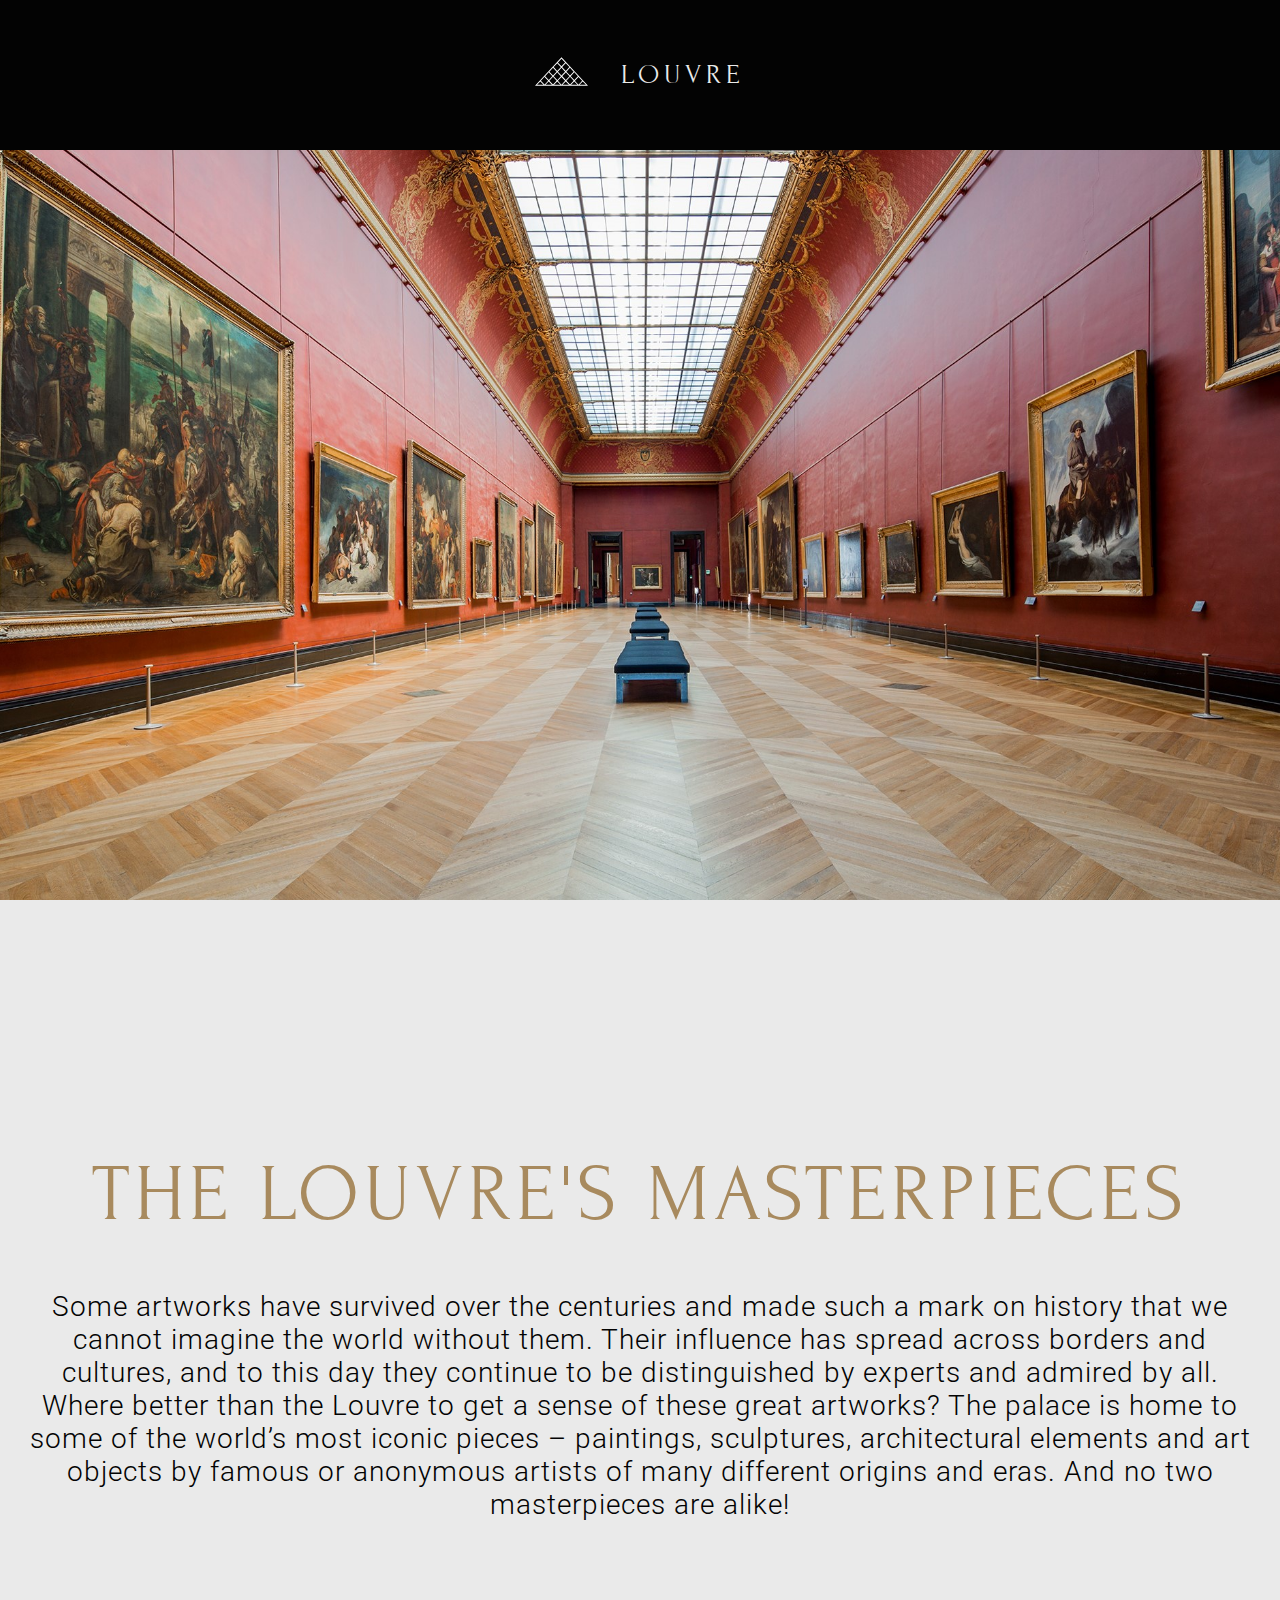
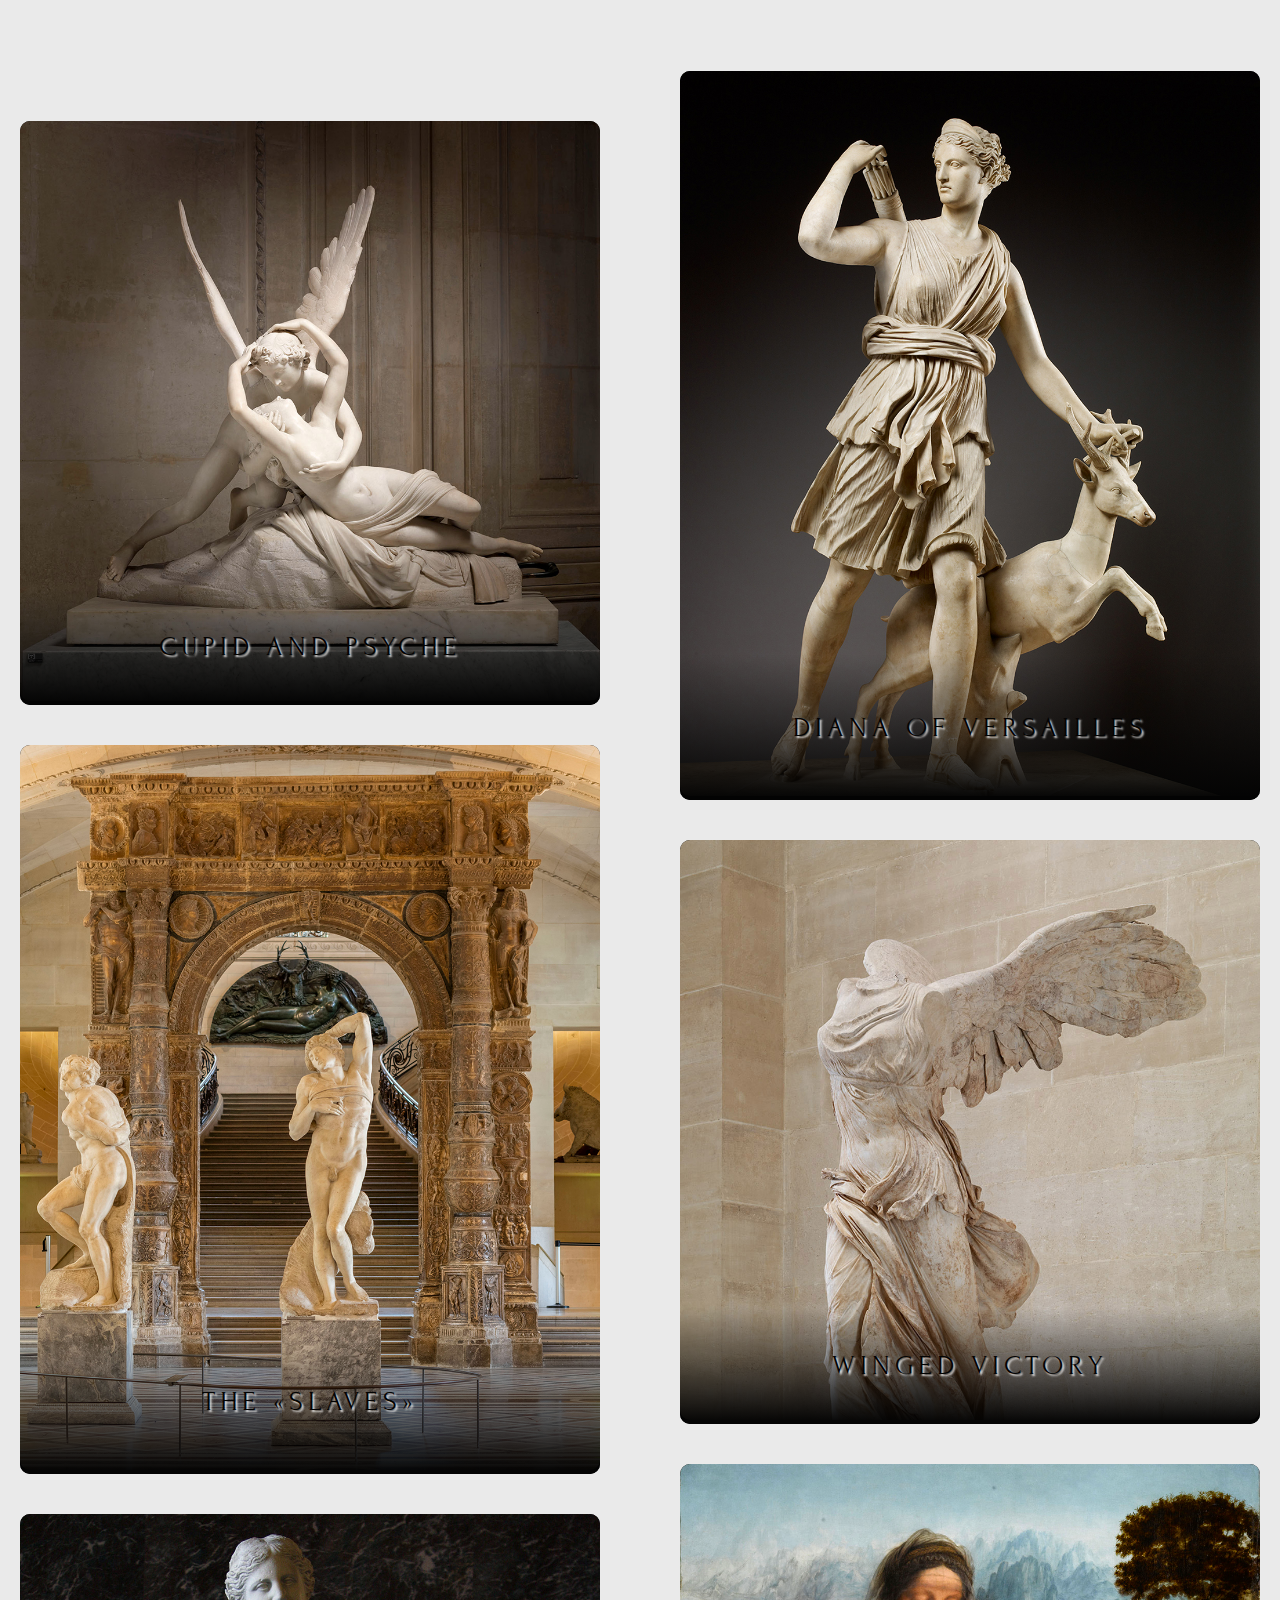
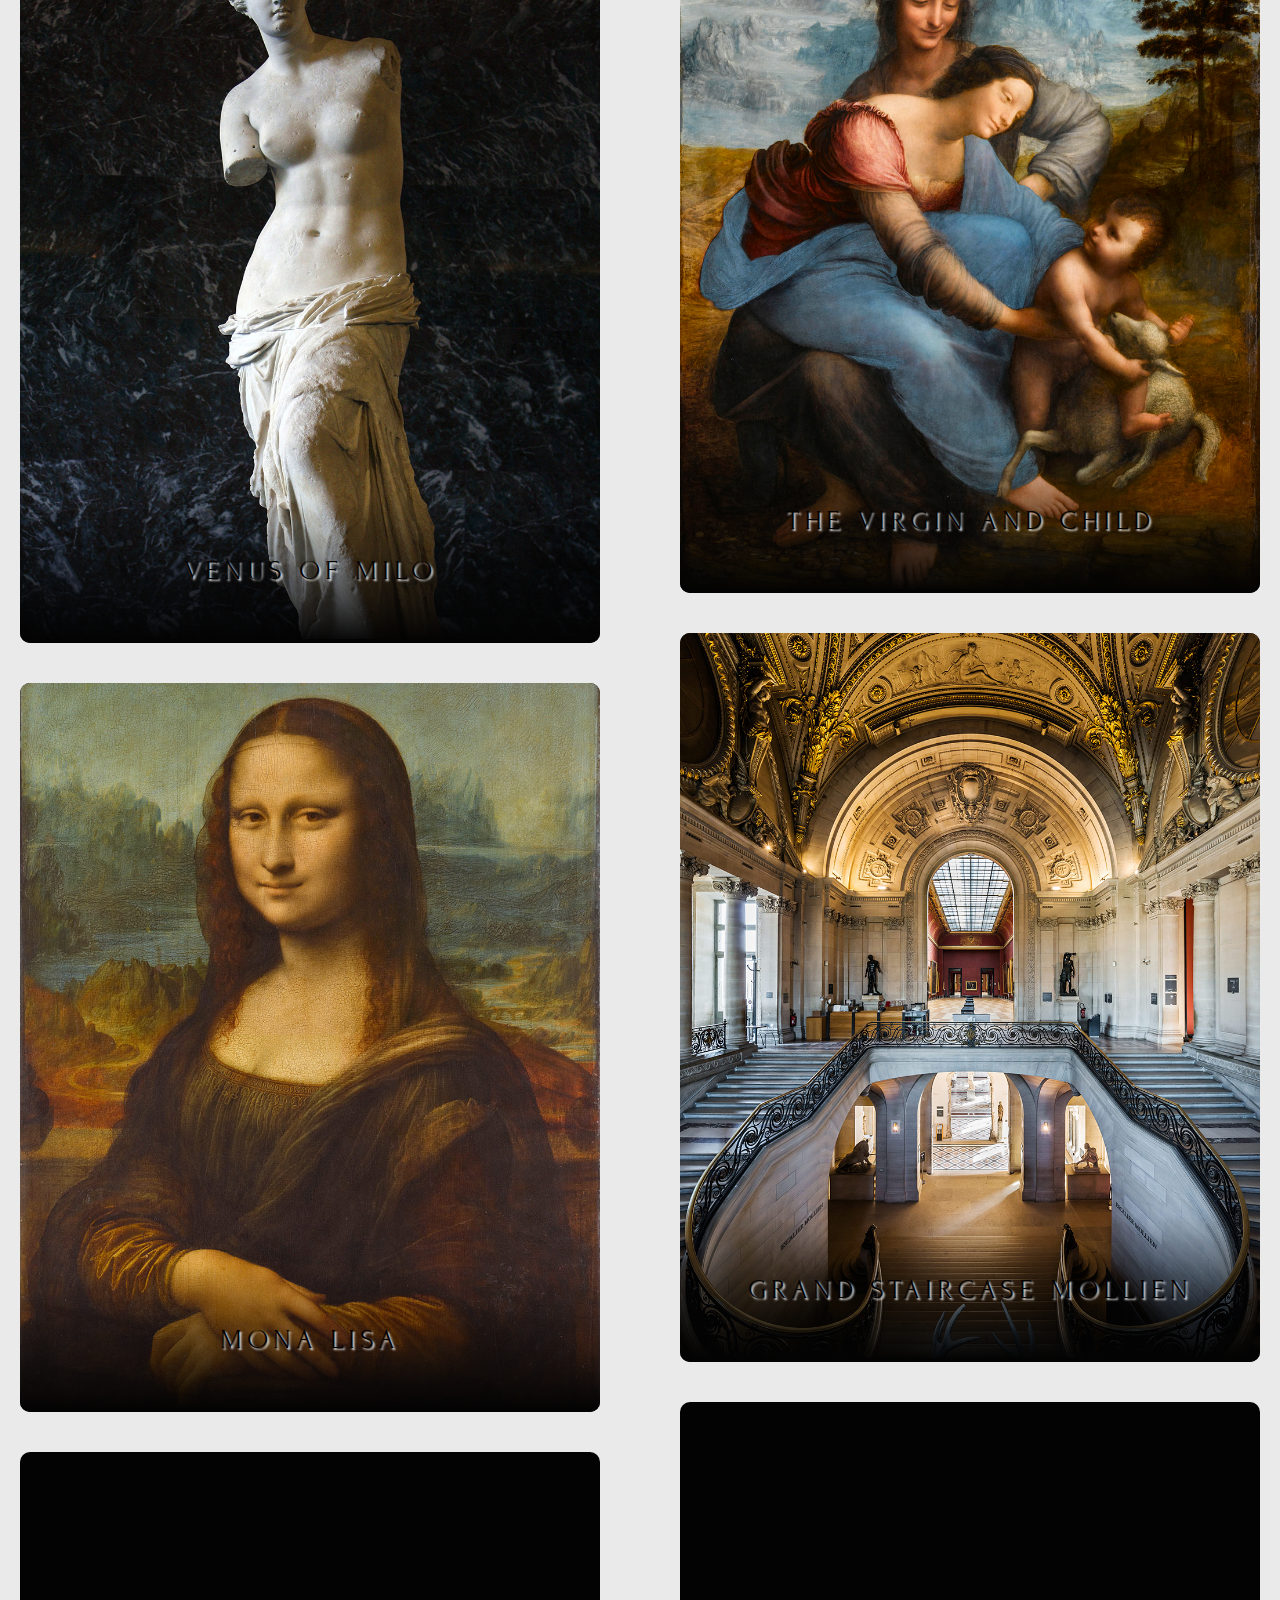
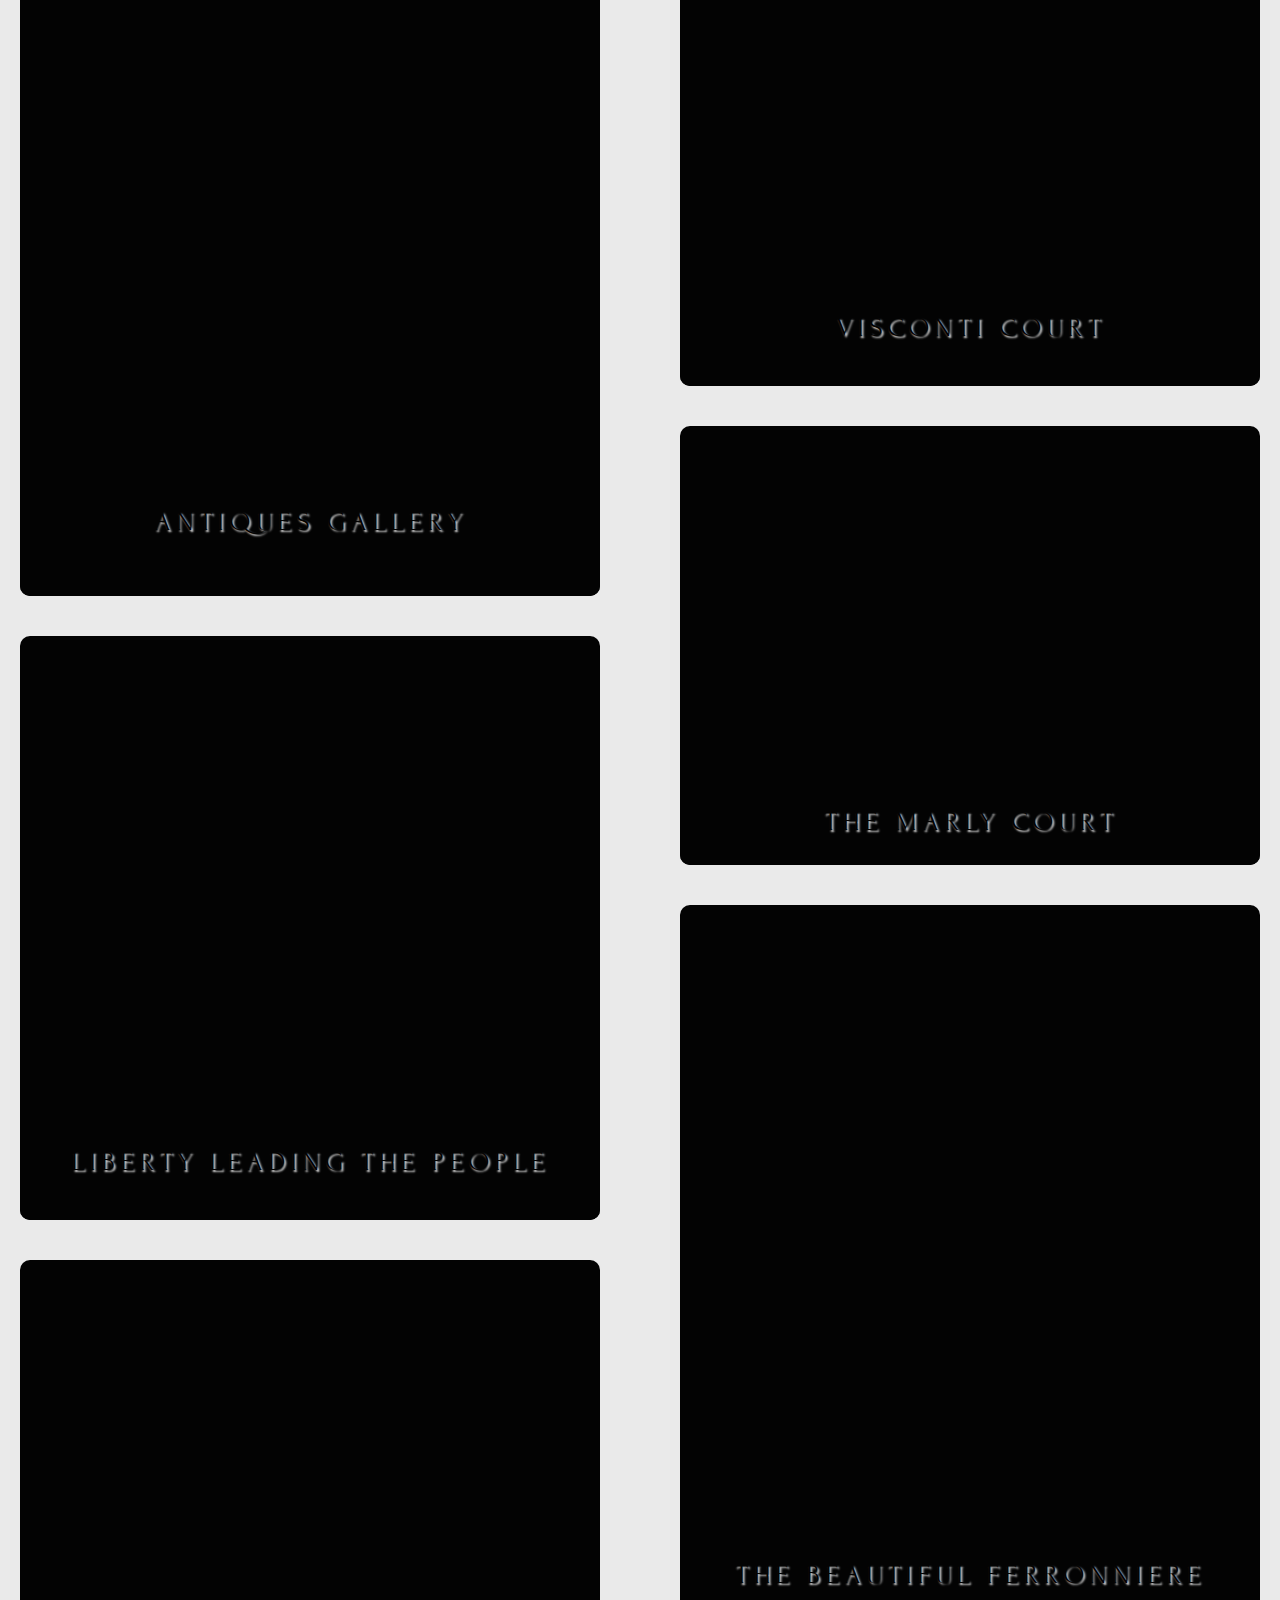
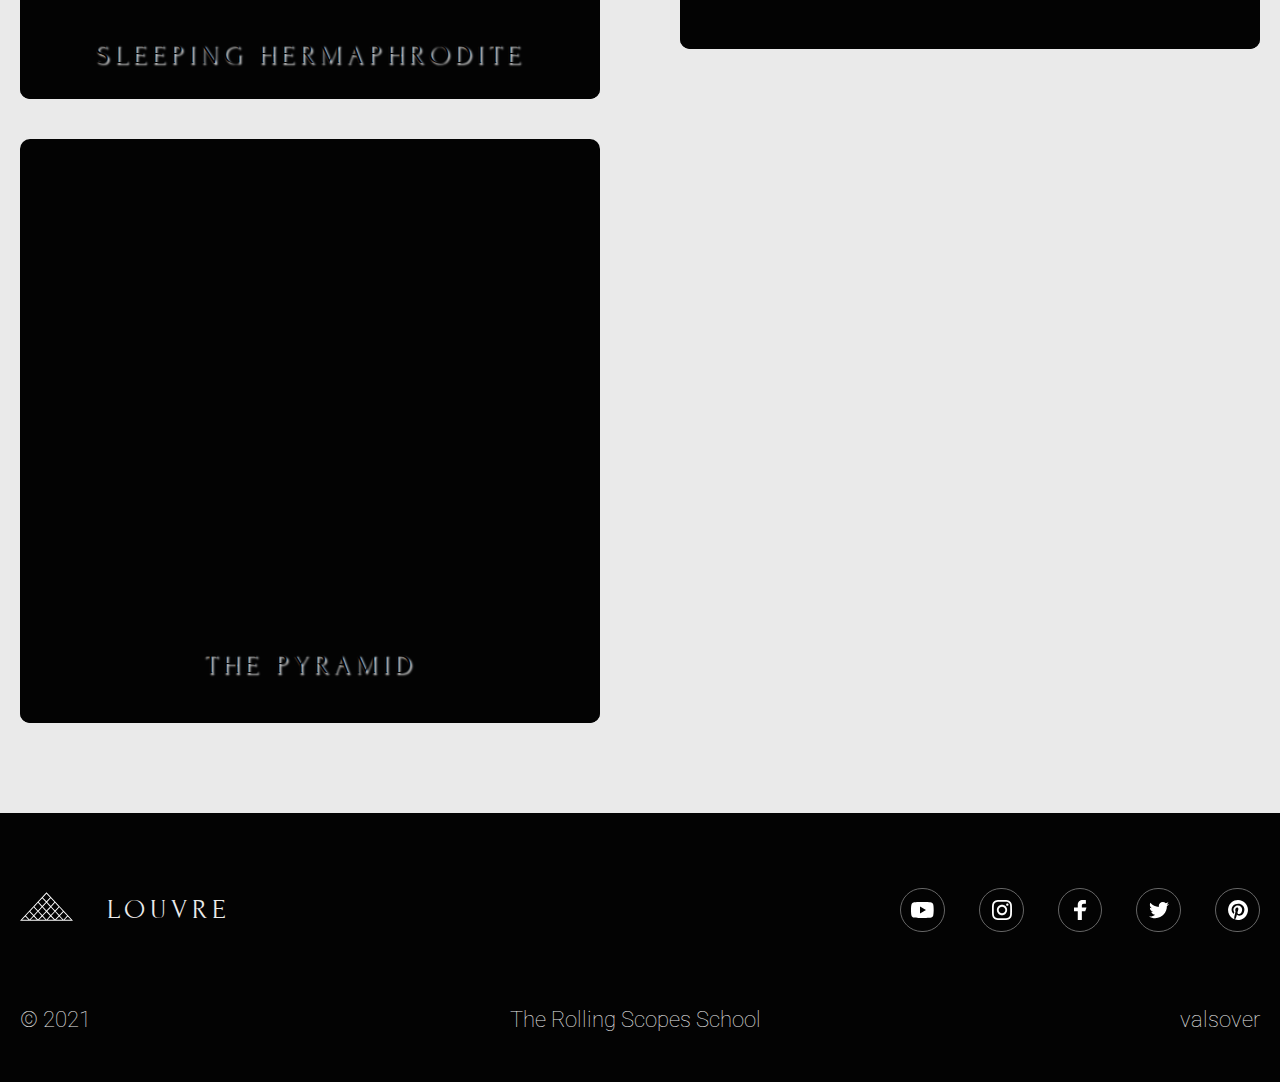
<file: pages/gallery/gallery.html>
<!DOCTYPE html>
<html lang="en">
<head>
  <meta charset="UTF-8">
  <meta http-equiv="X-UA-Compatible" content="IE=edge">
  <meta name="viewport" content="width=device-width, initial-scale=1.0">
  <link rel="stylesheet" href="gallery.css">
  <link rel="preconnect" href="https://fonts.googleapis.com" />
  <link rel="preconnect" href="https://fonts.gstatic.com" crossorigin />
  <link
    href="https://fonts.googleapis.com/css2?family=Forum&family=Roboto:wght@100;300;500;700&display=swap"
    rel="stylesheet"
  />
  <link rel="icon" href="../assets/svg/favicon.ico" />
  <title>Gallery by Valsover</title>
</head>
<body>
  <header class="header bg-dark">
    <div class="header__container container flex-row">
      <div class="header__logo logo flex-row" title="The site logo and tna site name">
        <h1>
          <a class="logo__heading" href="../../index.html" target="_blank">Louvre</a>
        </h1>
      </div>
    </div>
  </header>
  <main class="main bg-light">
    <div class="parallax"></div>
    <div class="main__container container flex-column">
      <div class="container__info info flex-column">
        <h2 class="info__heading">The Louvre's masterpieces</h2>
        <p class="info__paragraph">Some artworks have survived over the centuries
          and made such a mark on history that we cannot imagine the world without them.
          Their influence has spread across borders and cultures,
          and to this day they continue to be distinguished by experts and admired by all.
          Where better than the Louvre to get a sense of these great artworks?
          The palace is home to some of the world’s most iconic pieces – paintings,
          sculptures, architectural elements and art objects
          by famous or anonymous artists of many different origins and eras.
          And no two masterpieces are alike!
        </p>
      </div>
      <div class="container__gallery gallery">
        <div class="gallery__inner inner" id="gallery">
          <div class="inner__item">
            <img src="../../assets/img/gallery/gallery0.jpg" alt="" width="1000" height="1000" loading="lazy">
          </div>
          <div class="inner__item">
            <img src="../../assets/img/gallery/gallery1.jpg" alt="" width="1000" height="1250" loading="lazy">
          </div>
          <div class="inner__item">
            <img src="../../assets/img/gallery/gallery2.jpg" alt="" width="1000" height="1250" loading="lazy">
          </div>
          <div class="inner__item">
            <img src="../../assets/img/gallery/gallery3.jpg" alt="" width="1000" height="1000" loading="lazy">
          </div>
          <div class="inner__item">
            <img src="../../assets/img/gallery/gallery4.jpg" alt="" width="1000" height="1250" loading="lazy">
          </div>
          <div class="inner__item">
            <img src="../../assets/img/gallery/gallery5.jpg" alt="" width="1000" height="1250" loading="lazy">
          </div>
          <div class="inner__item">
            <img src="../../assets/img/gallery/gallery6.jpg" alt="" width="1000" height="1250" loading="lazy">
          </div>
          <div class="inner__item">
            <img src="../../assets/img/gallery/gallery7.jpg" alt="" width="1000" height="1250" loading="lazy">
          </div>
          <div class="inner__item">
            <img src="../../assets/img/gallery/gallery8.jpg" alt="" width="1000" height="1250" loading="lazy">
          </div>
          <div class="inner__item">
            <img src="../../assets/img/gallery/gallery9.jpg" alt="" width="1000" height="1000" loading="lazy">
          </div>
          <div class="inner__item">
            <img src="../../assets/img/gallery/gallery10.jpg" alt="" width="1000" height="1000" loading="lazy">
          </div>
          <div class="inner__item">
            <img src="../../assets/img/gallery/gallery11.jpg" alt="" width="1000" height="750" loading="lazy">
          </div>
          <div class="inner__item">
            <img src="../../assets/img/gallery/gallery12.jpg" alt="" width="1000" height="750" loading="lazy">
          </div>
          <div class="inner__item">
            <img src="../../assets/img/gallery/gallery13.jpg" alt="" width="1000" height="1250" loading="lazy">
          </div>
          <div class="inner__item">
            <img src="../../assets/img/gallery/gallery14.jpg" alt="" width="1000" height="1000" loading="lazy">
          </div>
        </div>
      </div>
    </div>
    <div class="articles transparent">
      <div class="articles__container container flex-row">
        <div class="container__inner inner">
          <article class="inner__article article flex-column">
            <h3 class="article__heading">Cupid and Psyche</h3>
            <p class="article__name">"Antonio Canova, Psyche Revived by Cupid's Kiss"</p>
            <p class="article__description">Psyche was a beautiful princess.
              So beautiful that Venus, the goddess of beauty, was furiously jealous of her.
              She ordered her son, Cupid, to punish the young girl.
              But Cupid fell in love with Psyche and carried her off to an enchanted castle
              and later even brought her back to life with a kiss.
              This is the moment Canova chose to depict.
            </p>
            <p class="article__address">
              <span class="marker">
                <img src="../../assets/svg/marker.svg" alt="" width="20" height="20">
              </span>Room 403 (Michelangelo Gallery), Denon wing, Level 0
            </p>
          </article>
          <article class="inner__article article flex-column">
            <h3 class="article__heading">Diana of Versailles</h3>
            <p class="article__name">"Artemis with a Doe, known as the &#171;Diana of Versailles&#187;"</p>
            <p class="article__description">Today, the Salle des Cariatides houses masterpieces 
              from the collection of Greek sculptures – particularly statues of gods, 
              goddesses and mythological heroes.Some of the works presented here are actually Roman
              marble copies of Greek bronze originals, as very few large Greek bronzes have survived.
              This is the case with the graceful Artemis with a Doe, in the middle of the room.
              This marble sculpture from the 2nd century BC was based on a bronze original
              made in about 330 BC. It is also known as the Diana of Versailles,
              as it used to adorn the Hall of Mirrors at the Château de Versailles.
            </p>
            <p class="article__address">
              <span class="marker">
                <img src="../../assets/svg/marker.svg" alt="" width="20" height="20">
              </span>Room 348, Sully wing, Level 0
            </p>
          </article>
          <article class="inner__article article flex-column">
            <h3 class="article__heading">The &#171;Slaves&#187;</h3>
            <p class="article__name">"Michelangelo, the &#171;Slaves&#187;"</p>
            <p class="article__description">Michelangelo's slaves were made for the tombstone
              of Pope Julius II, who died in 1513. However, the Pope's successors foun
               this ambitious project too costly. So, Michelangelo presented two
               statues to his friend Roberto Strozzi, a Florentine in exile at the
               French court. Strozzi, in turn, handed them over to King François I.
               For two hundred years, the monument passed from hands to hands
               of the French nobility, until they were seized during the French Revolution
               and came to the Louvre in 1794.
            </p>
            <p class="article__address">
              <span class="marker">
                <img src="../../assets/svg/marker.svg" alt="" width="20" height="20">
              </span>Room 403, Denon wing, Level 0
            </p>
          </article>
          <article class="inner__article article flex-column">
            <h3 class="article__heading">Winged Victory</h3>
            <p class="article__name">"The Winged Victory of Samothrace"</p>
            <p class="article__description">The Winged Victory of Samothrace is one of the
              rare Greek statues whose exact original location is known. It was made as an
              offering to the gods for a sanctuary on the Greek island of Samothrace. Placed
              at a height, people could see her from afar. That is why, in a nod to her
              original lofty home, she now adorns the top of the Daru staircase. Nike, the
              winged goddess who heralds victory, is seen just as she is about to alight on a ship.
            </p>
            <p class="article__address">
              <span class="marker">
                <img src="../../assets/svg/marker.svg" alt="" width="20" height="20">
              </span>Room 703 (Daru staircase), Denon wing, Level 1
            </p>
          </article>
          <article class="inner__article article flex-column">
            <h3 class="article__heading">Venus de Milo</h3>
            <p class="article__name">"Aphrodite, known as the &#171;Venus de Milo&#187;"</p>
            <p class="article__description">Together with the Mona Lisa and The Winged
              Victory of Samothrace, the Venus de Milo is one of the three most famous
              female figures in the Louvre. Her name comes from the Greek island of Melos
              (now called Milos), where she was found in 1820 and acquired almost
              immediately by the Marquis de Rivière, the French ambassador to Greece at that
              time. He then presented her to King Louis XVIII, who donated her to the Louvre
              in March 1821. In barely two years, the Venus had moved from the shadows to
              the light.
            </p>
            <p class="article__address">
              <span class="marker">
                <img src="../../assets/svg/marker.svg" alt="" width="20" height="20">
              </span>Room 345, Sully wing, Level 0
            </p>
          </article>
          <article class="inner__article article flex-column">
            <h3 class="article__heading">The Virgin and Child</h3>
            <p class="article__name">"Leonardo da Vinci, The Virgin and Child with Saint Anne"</p>
            <p class="article__description">This painting was started around 1503 at least,
              in Florence, then was kept by Leonardo da Vinci until his death to slowly
              continue the pictorial execution, still unfinished in 1519. The work was most
              probably acquired by François Ier in 1518.
            </p>
            <p class="article__address">
              <span class="marker">
                <img src="../../assets/svg/marker.svg" alt="" width="20" height="20">
              </span>Room 710 (Grande Galerie), Denon wing, Level 1
            </p>
          </article>
          <article class="inner__article article flex-column">
            <h3 class="article__heading">Mona Lisa</h3>
            <p class="article__name">"Leonardo da Vinci, Portrait of Lisa Gherardini, Wife of Francesco del Giocondo, known as the Mona Lisa"</p>
            <p class="article__description">This is the most famous portrait in the world.
              It shows Lisa Gherardini, wife of the Florentine silk merchant Francesco de
               Giocondo – hence her Italian name La Gioconda and her French name La Joconde.
               Painted against a distant landscape, she stares out at us with her famously
               enigmatic smile...but another aspect of the painting that makes it so special
               is Leonardo da Vinci’s sfumato technique, based on the use of glazes to create
               a ‘smoky’ effect with subtle contours and contrasts. Leonardo captured the
               sitter turning towards the viewer in a natural movement that brings the
               painting to life.
            </p>
            <p class="article__address">
              <span class="marker">
                <img src="../../assets/svg/marker.svg" alt="" width="20" height="20">
              </span>Room 711 (Salle des États), Denon wing, Level 1
            </p>
          </article>
          <article class="inner__article article flex-column">
            <h3 class="article__heading">Grand escalier Mollien</h3>
            <p class="article__name">"Hector Lefuel: Louvre - grand escalier Mollien"</p>
            <p class="article__description">The first project of Visconti and Trélat in 1848,
              criticized the architects for not having provided sufficient access to the
              galleries of the new buildings in the south wing. Visconti, in the project
              adopted in 1852, will therefore double by a symmetrical staircase in the
              Mollien pavilion the old staircase of the Museum of Percier and Fontaine.
              Lefuel will demolish it, of which he will keep only the upper landing in 1856,
              to replace it with a monumental staircase, the Daru staircase, completed only
              in 1932. The shell of the Mollien staircase was built in 1853-54 and the
              decoration studied by Lefuel in 1855-56, but the site was abandoned and
              resumed in 1869. The decoration of the upper parts was then completed, but the
              whole of the he staircase was not completed by Blavette until June 1914.
            </p>
            <p class="article__address">
              <span class="marker">
                <img src="../../assets/svg/marker.svg" alt="" width="20" height="20">
              </span>Room 703 (Daru staircase), Denon wing, Level 1
            </p>
          </article>
          <article class="inner__article article flex-column">
            <h3 class="article__heading">Galerie des Antiques</h3>
            <p class="article__name">"Venus de Milo viewed from the hall of classical and hellenistic Greece"</p>
            <p class="article__description">The Louvre’s gallery of antiquities, which
              replaced the royal apartments, displays masterpieces of Greek sculpture –
              including the famous Venus de Milo. You would need a heart of stone not to be
              moved by her grace!
            </p>
            <p class="article__address">
              <span class="marker">
                <img src="../../assets/svg/marker.svg" alt="" width="20" height="20">
              </span>Room 344, Sully Wing, Level 0
            </p>
          </article>
          <article class="inner__article article flex-column">
            <h3 class="article__heading">Cour Visconti</h3>
            <p class="article__name">"Cour Visconti, toit du département des Arts de l'Islam"</p>
            <p class="article__description">The Louvre’s Islamic artworks were initially
              presented in the Department of Decorative Arts before joining the Department
              of Eastern Antiquities, but after the creation by presidential decree of an
              independent Department of Islamic Art, they were moved to their present,
              purpose-designed structure in 2012. Today, the department houses over 3,000
              artworks reflecting the variety and luxury that surrounded caliphs, sultans
              and princes.
            </p>
            <p class="article__address">
              <span class="marker">
                <img src="../../assets/svg/marker.svg" alt="" width="20" height="20">
              </span>Cour Visconti
            </p>
          </article>
          <article class="inner__article article flex-column">
            <h3 class="article__heading">Liberty Leading the People</h3>
            <p class="article__name">"Eugène Delacroix, Liberty Leading the People"</p>
            <p class="article__description">Delacroix is best known today for this painting.
              It was inspired by the ‘Three Glorious Days’ of the July 1830 Revolution when
              the people of Paris rose up against King Charles X. The Parisians are
              depicted breaking through a barricade. The female figure at the top of the
              composition – part classical goddess, part woman of the people – urges the
              crowd forward and waves the tricolour flag. She is presented as a symbol of
              Liberty.
            </p>
            <p class="article__address">
              <span class="marker">
                <img src="../../assets/svg/marker.svg" alt="" width="20" height="20">
              </span>Room 700 (Salle Mollien), Denon wing, Level 1
            </p>
          </article>
          <article class="inner__article article flex-column">
            <h3 class="article__heading">The Cour Marly</h3>
            <p class="article__name">"The Cour Marly"</p>
            <p class="article__description">King Louis XIV had a leisure residence at Marly,
              a few kilometres from Versailles, where the Court officially resided. That is
              where he liked to go with his privileged guests to escape court life for a
              few days. The Château de Marly and its gardens are now gone, but some of its
              sculptures have survived. After adorning different public spaces in Paris,
              they are now at home under the shelter of the glass ceiling of the Cour Marly.
            </p>
            <p class="article__address">
              <span class="marker">
                <img src="../../assets/svg/marker.svg" alt="" width="20" height="20">
              </span>Room 102, Richelieu wing, Level 0
            </p>
          </article>
          <article class="inner__article article flex-column">
            <h3 class="article__heading">Sleeping Hermaphrodite</h3>
            <p class="article__name">"Sleeping Hermaphrodite"</p>
            <p class="article__description">Hermaphroditos was the son of Aphrodite, the
              goddess of love, and Hermes, the messenger god. When he was a young man, the
              nymph Salmakis fell in love with him, but he rejected her advances;
              disappointed, she asked Zeus to join their bodies into one. The sculptor
              intended this statue of the sleeping hermaphrodite to be perceived as female
              at first, reserving the surprise of the figure’s dual nature for when viewer
              walks round to see the other side.
            </p>
            <p class="article__address">
              <span class="marker">
                <img src="../../assets/svg/marker.svg" alt="" width="20" height="20">
              </span>Room 348, Sully wing, Level 0
            </p>
          </article>
          <article class="inner__article article flex-column">
            <h3 class="article__heading">La Belle Ferronnière</h3>
            <p class="article__name">"Leonardo da Vinci, Portrait of a Lady from the Court of Milan, known as La Belle Ferronnière"</p>
            <p class="article__description">This painting is mentioned for the first time,
              with almost certainty, in 1642 at the Château de Fontainebleau. It probably
              entered the French royal collections earlier, perhaps as early as the reign
              of Louis XII or that of François Ier.
            </p>
            <p class="article__address">
              <span class="marker">
                <img src="../../assets/svg/marker.svg" alt="" width="20" height="20">
              </span>Room 710 (Grande Galerie), Denon wing, Level 1
            </p>
          </article>
          <article class="inner__article article flex-column">
            <h3 class="article__heading">The Pyramid</h3>
            <p class="article__name">"Ieoh Ming Pei - The Pyramid"</p>
            <p class="article__description">On your way through the Salle du Manège,
              look through the glass door to the famous Pyramid which sparked such
              controversy in the press and the National Assembly during its construction
              between 1985 and 1989. Some feared the venerable palace would be transfigured
              beyond repair… but in fact, the project followed in an 800 year-old
              tradition of architectural transformations, such as the demolition of a 30
              metre-high keep that once stood at the heart of the medieval fortress. I.M.
              Pei’s Pyramid – a mere 19 metres in height – was inspired in part by the
              geometry of the Tuileries Garden, and the Chinese-born American architect
              chose the clearest possible glass to ensure that the buildings of his
              predecessors would remain perfectly visible.
            </p>
            <p class="article__address">
              <span class="marker">
                <img src="../../assets/svg/marker.svg" alt="" width="20" height="20">
              </span>The Louvre Piramid
            </p>
          </article>
          <button type="button" class="inner__btn" id="closeBtn"></button>
        </div>
      </div>
    </div>
  </main>
  <footer class="footer bg-dark">
    <div class="footer__container container flex-column">
      <div class="container__top top flex-row">
        <div class="top__logo logo flex-row">
          <a href="#top" class="logo__heading">Louvre</a>
        </div>
        <div class="top__socials socials">
          <ul class="socials__list list flex-row">
            <li class="list__item youtube">
              <a href="https://www.youtube.com/user/louvre"></a>
            </li>
            <li class="list__item instagram">
              <a href="https://www.instagram.com/museelouvre/"></a>
            </li>
            <li class="list__item facebook">
              <a href="https://www.facebook.com/museedulouvre"></a>
            </li>
            <li class="list__item twitter">
              <a href="http://twitter.com/museelouvre"></a>
            </li>
            <li class="list__item pinterest">
              <a href="https://www.pinterest.fr/museedulouvre/"></a>
            </li>
          </ul>
        </div>
      </div>
      <div class="container__bottom bottom">
        <ul class="bottom__list list flex-row">
          <li class="list__item copyright">© 2021</li>
          <li class="list__item rs">
            <a class="" href="https://rs.school/" target="_blank">The Rolling Scopes School</a>
          </li>
          <li class="list__item git">
            <a class="" href="https://github.com/valsover" target="_blank">valsover</a>
          </li>
        </ul>
      </div>
    </div>
  </footer>
  <a href="#top" class="scroll-up__btn hidden"></a>
  <script src="gallery.js"></script>
</body>
</html>
</file>
<file: styles/style.css>
/* BASICS */
:root {
  --bg-dark: #030303;
  --dark-red: #710707;
  --font-gold: #9d8665;
  --white: #ffffff;
  --black: #000000;
  --font-80: 80px;
  --font-32: 32px;
  --font-28: 28px;
  --font-22: 22px;
}

.forum-font-80 {
  font: var(--font-80) 'Forum', cursive;
  line-height: 90px;
  letter-spacing: 5px;
  text-transform: uppercase;
}

.forum-font-32 {
  font: var(--font-32) 'Forum', cursive;
  letter-spacing: 5px;
  text-transform: uppercase;
  color: var(--black);
}

.forum-font-28 {
  font: var(--font-28) 'Forum', cursive;
  line-height: 50px;
  letter-spacing: 5px;
  text-transform: uppercase;
  color: var(--white);
}

.roboto-font-28 {
  font: var(--font-28) 'Roboto', sans-serif;
  font-weight: 300;
  letter-spacing: 2px;
  color: var(--white);
}

.roboto-font-22-white {
  font: 100 var(--font-22) 'Roboto', sans-serif;
  color: var(--white);
}

.roboto-font-22-black {
  font: 300 var(--font-22) 'Roboto', sans-serif;
  color: var(--black);
}

.bg-dark {
  background: var(--bg-dark);
}

.underline-title {
  position: relative;
}
.underline-title::after {
  content: "";
  position: absolute;
  bottom: -27px;
  left: 0;
  right: 0;
  height: 3px;
  background-color: var(--dark-red);
}

.underline-subtitle {
  position: relative;
}
.underline-subtitle::after {
  content: "";
  position: absolute;
  bottom: -13px;
  left: 0;
  width: 70%;
  height: 2px;
  background-color: var(--dark-red);
  -webkit-transition: all 0.3s ease-in-out;
  transition: all 0.3s ease-in-out;
}

.no-outline {
  outline: none;
  border: none;
}

.no-outline:hover,
.no-outline:active,
.no-outline:focus {
  outline: none;
}

*, *::after, *::before {
  box-sizing: border-box;
  margin: 0;
  padding: 0;
}

html {
  scroll-behavior: smooth;
}

body {
  min-height: 100vh;
  display: flex;
  flex-direction: column;
}

a,
button {
  text-decoration: none;
}

li {
  list-style-type: none;
}

.container {
  max-width: 1480px;
  margin: 0 auto;
  padding-top: 50px;
  padding-bottom: 75px;
  padding-left: 20px !important;
  padding-right: 20px !important;
}

.flex-row {
  display: flex;
  flex-direction: row;
}

.flex-col {
  display: flex;
  flex-direction: column;
}

/* HEADER */
.header {
  width: 100%;
}

.header__container {
  padding-top: 53px;
  padding-bottom: 48px;
  justify-content: space-between;
  align-items: center;
}

.header__nav-list > li {
  margin-left: 2.93vw;
}

.header__nav-footer {
  margin-left: 0 !important;
}

.default {
  display: none;
}

/* FOOTER */
.footer {
  position: relative;
  width: 100%;
}

.footer__container {
  display: flex;
  flex-direction: column;
}

.footer__container_top {
  width: 100%;
  gap: 9.5%;
  padding-top: 76px;
}

.footer__logo-area {
  -webkit-flex-basis: 14%;
  flex-basis: 14%;
  align-self: flex-start;
}

.footer__nav {
  -webkit-flex-basis: 25%;
  flex-basis: 25%;
}

.footer__nav-list {
  flex-wrap: wrap;
  align-content: space-between;
  height: 150px;
}

.footer__nav-list li {
  height: 50px;
  align-items: center;
}

.footer__socials {
  padding-bottom: 15px;
  align-self: flex-end;
  flex: 1;
}

.footer__socials-list {
  justify-content: flex-end;
  align-items: center;
}

.footer__socials-list li {
  width: 3.5vw;
  height: 3.5vw;
  margin-left: 24px;
  justify-content: center;
  align-items: center;
  border: 1px solid #666666;
  border-radius: 50%;
  -webkit-transition: 0.3s ease-in-out;
  transition: 0.3s ease-in-out;
}

.footer__socials-list li:nth-child(1) {
  margin-left: 0;
}

.footer__socials-list a {
  width: 48px;
  height: 48px;
  border-radius: 50%;
}

.footer__socials-list li:hover,
.footer__socials-list li:active {
  filter: invert(57%) sepia(15%) saturate(1000%) hue-rotate(356deg) brightness(100%) contrast(89%);
}

.footer__container_bottom {
  width: 100%;
  height: 100px;
  padding: 0;
  justify-content: space-between;
  align-items: center;
}

.footer__container_bottom::before {
  content: "";
  position: absolute;
  bottom: 93px;
  left: 0;
  right: 0;
  height: 3px;
  background-color: #666666;
}

.bottom {
  line-height: 22px;
  letter-spacing: 2px;
  font-weight: 100;
  -webkit-transition: 0.3s ease-in-out;
  transition: 0.3s ease-in-out;
}

.rs:hover,
.rs:active,
.git:hover,
.git:active {
  color: var(--font-gold);
}

/* HEADER & FOOTER COMMON */
.logo-area {
  height: 50px;
  padding-left: 5%;
  justify-content: flex-end;
  background: 0 30% no-repeat url(../assets/svg/logo.svg);
  background-size: 25% 70%;
  -webkit-transition: 0.3s ease-in-out;
  transition: 0.3s ease-in-out;
}

.logo-area:hover,
.logo-area:active {
  filter: invert(57%) sepia(15%) saturate(1000%) hue-rotate(356deg) brightness(100%) contrast(89%);
  color: var(--font-gold);
  cursor: pointer;
}

.nav-list a {
  line-height: 50%;
  letter-spacing: 2px;
  text-transform: capitalize;
  -webkit-transition: 0.3s ease-in-out;
  transition: 0.3s ease-in-out;
}

.nav-list a:hover,
.nav-list a:active {
  color: var(--font-gold);
}

/* MAIN */
.main {
  flex: 1;
}

/*WELCOME */
.welcome {
  width: 100%;
}

.welcome__container {
  position: relative;
  padding: 0;
}

.welcome__info {
  position: absolute;
  left: 20px;
  top: 150px;
  z-index: 20;
  display: flex;
  flex-direction: column;
  justify-content: flex-start;
}

.button__wrapper {
  width: fit-content;
}

.welcome__heading {
  width: 600px;
  color: var(--white);
}

.welcome__paragraph {
  width: fit-content;
  margin: 23px 0 75px 0;
}

.welcome__button {
  display: block;
  width: 360px;
  height: 75px;
  margin: 0;
  line-height: 75px;
  letter-spacing: 2px;
  text-align: center;
  background-color: var(--dark-red);
  border-radius: 10px;
  -webkit-transition: 0.3s ease-in-out;
  transition: 0.3s ease-in-out;
}

.welcome__button:hover,
.welcome__button:active {
  background-color: var(--font-gold);
}

.carousel {
  margin-left: 30.6%;
}

.carousel__container {
  position: relative;
  max-width: 1000px;
  padding-bottom: 55px;
  overflow: hidden;
}

.carousel__item {
  position: relative;
  display: none;
  margin: 0 auto;
  width: fit-content;
  -webkit-animation: 0.3s ease-in-out;
  animation: 0.3s ease-in-out;
}

.carousel__item img {
  max-width: 100%;
  height: auto;
}

.carousel__item::after {
  position: absolute;
  left: 0;
  width: 100%;
  height: 100%;
  content: "";
  background: linear-gradient(90deg, #030303 0%, rgba(0, 0, 0, 0.5) 16.19%, rgba(0, 0, 0, 0) 30.73%);
}

.carousel__item.active,
.carousel__item.next {
  display: block;
}

.carousel__item.next {
  position: absolute;
  top: 0;
  width: 100%;
}

.to-left {
  animation-name: left;
}

.to-right {
  animation-name: right;
  animation-direction: reverse;
}

.from-left {
  animation-name: left;
  animation-direction: reverse;
}

.from-right {
  animation-name: right;
}

@keyframes left {
  from {
    left: 0;
  }

  to {
    left: -100%;
  }
}

@keyframes right {
  from {
    left: 100%;
  }

  to {
    left: 0;
  }
}

.carousel__controls {
  position: absolute;
  bottom: 0;
  left: 40%;
  width: 60%;
  height: 120px;
  padding: 0 4.5%;
  display: flex;
  flex-wrap: wrap;
  justify-content: space-between;
  align-items: center;
  background: var(--bg-dark);
}

.controls__count {
  line-height: 40px;
  letter-spacing: 1.7px;
}

.controls__dots {
  display: flex;
  flex-wrap: wrap;
  gap: 10px 1.3vw;
  -webkit-transition: 0.3s ease-in-out;
  transition: 0.3s ease-in-out;
}

.dot {
  width: 16px;
  height: 16px;
  background: #fff;
  border: none;
  -webkit-transition: 0.3s ease-in-out;
  transition: 0.3s ease-in-out;
  cursor: pointer;
}

.dot.active {
  background: #d2b183;
}

.controls__buttons {
  display: flex;
  flex-wrap: wrap;
  gap: 5px 20px;
}

.controls__buttons > button {
  width: 30px;
  height: 8px;
  border: none;
  background-color: transparent;
  -webkit-transition: 0.3s ease-in-out;
  transition: 0.3s ease-in-out;
  cursor: pointer;
}

.welcome_prev {
  background: url(../assets/svg/welcome-slider/welcome-slider-prev.svg) no-repeat center;
}

.welcome_next {
  background: url(../assets/svg/welcome-slider/welcome-slider-next.svg) no-repeat center;
}

.controls__buttons > button:hover,
.controls__buttons > button:active {
  filter: invert(30%) sepia(15%) saturate(1000%) hue-rotate(356deg) brightness(100%) contrast(75%);
}

/* VISITING */
.visiting {
  width: 100%;
}

.visiting__container {
  padding-top: 75px;
  padding-bottom: 57px;
}

.visiting__heading {
  color: var(--font-gold);
}

.cards__wrapper {
  width: 100%;
  margin-top: 102px;
  flex-wrap: wrap;
  gap: 59px 60px;
  justify-content: center;
}

.card {
  display: block;
}

.card:hover .underline-subtitle::after,
.card:active .underline-subtitle::after {
  width: 100%;
}

.cards__heading {
  margin-top: 20px;
}

.cards__description {
  margin-top: 21px;
  margin-bottom: 17px;
  font-weight: 100;
}

.cards__description--small {
  display: block;
  margin-top: 10px;
  font-size: 18px;
}

/* EXPLORE */
.explore {
  width: 100%;
}

.explore__container {
  padding-top: 74px;
  padding-bottom: 76px;
  gap: 0 60px;
}

.explore__text-area {
  width: 660px;
}

.explore__heading,
.explore__paragraph {
  color: var(--white);
}

.explore__paragraph {
  margin-top: 25px;
  font-weight: 300;
  line-height: 38.5px;
  white-space: normal;
}

.explore__paragraph_first {
  margin-top: 105px !important;
  max-width: 640px;
}

.explore__yellow-text {
  color: #caaa7d;
}

.photos {
  position: relative;
  margin-top: 15px;
  width: 720px;
  height: 700px;
}

.photo,
.photo-original {
  position: absolute;
  width: 100%;
  height: 100%;
}

.photo-original {
  width: 50%;
  z-index: 2;
  background-color: transparent;
  background: url(../assets/img/explore-paintings/picture-explore-warm.png) no-repeat top left;
  background-size: cover;
}

.toaster {
  z-index: 1;
  background: url(../assets/img/explore-paintings/picture-explore-cold.png) no-repeat top right;
  background-size: cover;
}

.separator {
  position: absolute;
  top: 50%;
  left: 50%;
  z-index: 3;
  width: 40px;
  height: 40px;
  background-color: transparent;
  border: 5px solid var(--white);
  border-radius: 50%;
  cursor: e-resize;
  -webkit-transform: translate(-50%, -50%);
  transform: translate(-50%, -50%);
}

.separator::before,
.separator::after {
  content: "";
  position: absolute;
  left: 12px;
  width: 5px;
  height: 330px;
  background-color: #fff;
}

.separator::before {
  bottom: 35px;
}

.separator::after {
  top: 35px;
}

/* VIDEO */
.video {
  width: 100%;
}

.video__container {
  padding-top: 75px;
  flex-wrap: wrap;
  justify-content: space-between;
  align-items: center;
  gap: 40px 0;
}

.video__heading {
  -webkit-flex-basis: 50%;
  flex-basis: 50%;
  color: var(--font-gold);
}

.video__text {
  -webkit-flex-basis: 50%;
  flex-basis: 50%;
  line-height: 38.5px;
}

.video__players {
  display: flex;
  flex-direction: column;
  gap: 40px 0;
}

.video__carousel {
  width: 100%;
  display: flex;
  flex-direction: column;
  align-items: center;
  gap: 40px;
}

.carousel__wrapper {
  width: 100%;
  overflow: hidden;
}

.carousel__list {
  position: relative;
  padding-bottom: 17.6%;
  display: flex;
  align-items: center;
  gap: 2.91%;
  list-style-type: none;
}

.video__item {
  position: absolute;
  top: 0;
  width: 31.38%;
  -webkit-transition: left 0.3s ease-in-out;
  transition: left 0.3s ease-in-out;
}

.carousel-video__wrapper {
  position: relative;
  padding-bottom: 56.25%;
  height: 0;
}

.carousel-video {
  position: absolute;
  top: 0;
  left: 0;
  width: 100%;
  height: 100%;
}

.video__item-btn {
  position: absolute;
  top: 50%;
  left: 50%;
  width: 68px;
  height: 48px;
  background: url(../assets/svg/video-slider/play-youtube-btn.svg) no-repeat;
  background-size: 68px 48px;
  -webkit-transform: translate(-50%, -50%);
  transform: translate(-50%, -50%);
  cursor: pointer;
}

.video__item-name {
  position: absolute;
  bottom: 20px;
  left: 20px;
  height: 40px;
  padding-left: 55px;
  font: 400 18px "Roboto", sans-serif;
  line-height: 40px;
  white-space: nowrap;
  color: var(--white);
  background: url(../assets/svg/video-slider/play-youtube-btn.png) no-repeat;
  background-size: 40px 40px;
  -webkit-transition: 0.3s ease-in-out;
  transition: 0.3s ease-in-out;
}

.video__item-name:hover {
  text-decoration: underline;
}

.controls__list {
  display: flex;
  align-items: center;
  gap: 20px;
  list-style-type: none;
}

.controls__item {
  height: 12px;
  -webkit-transition: 0.3s ease-in-out;
  transition: 0.3s ease-in-out;
}

.controls__btn {
  width: 10px;
  background-color: transparent;
  cursor: pointer;
}

.controls__btn:hover {
  filter: invert(100%) sepia(0%) saturate(100%) hue-rotate(100deg) brightness(50%) contrast(100%);
}

.video-dots {
  display: flex;
  align-items: center;
  gap: 20px;
}

.video-dot {
  width: 12px;
  border-radius: 50%;
  background-color: #999999;
  cursor: default;
}

.slider__dot_default {
  background-color: #333333;
}

.prev_btn {
  background: url(../assets/svg/video-slider/video-slider-prev.svg) no-repeat;
}

.next_btn {
  background: url(../assets/svg/video-slider/video-slider-next.svg) no-repeat;
}

.video__item.to-left {
  animation: toLeft 0.3s ease-in-out;
}

@keyframes toLeft {
  from {
    left: 0;
  }
  to {
    left: -100%;
  }
}

.video__item.to-right {
  animation: toRight 0.3s ease-in-out;
}

@keyframes toRight {
  from {
    left: -100%;
  }
  to {
    left: 0;
  }
}

/*CUSTOM VIDEO PLAYER */
.player__inner {
  position: relative;
  margin-top: 36px;
  height: 735px;
  flex-grow: 3;
  display: grid;
  grid-template-rows: 1fr 85px;
  background-color: var(--black);
}

.video__wrapper {
  width: 100%;
  align-items: center;
  justify-content: center;
  overflow: hidden;
}

.player {
  max-width: 100%;
  height: auto;
  margin: 0 auto;
  cursor: pointer;
}

.player__speed {
  position: absolute;
  top: calc((100% - 650px) / 2);
  width: 125px;
  height: 75px;
  display: flex;
  align-items: center;
  justify-content: center;
  font: 400 30px "Roboto", sans-serif;
  color: var(--white);
  background-color: var(--bg-dark);
  border-radius: 5px;
  -webkit-animation: speedShow 1.5s linear;
  animation: speedShow 1.5s linear;
  -webkit-animation-delay: 0;
  animation-delay: 0;
  opacity: 0;
}

@keyframes speedShow {
  0% {
    opacity: 0;
  }
  50% {
    opacity: 1;
  }
  100% {
    opacity: 0;
  }
}

.player__speed.hidden {
  display: none;
}

.player__btn_large-play {
  position: absolute;
  left: calc((100% - 220px) / 2);
  top: calc((100% - 303px) / 2);
  width: 220px;
  height: 220px;
  background: url(../assets/svg/video-player/large-play-btn.svg) no-repeat center center;
  background-size: cover;
  background-color: transparent;
  -webkit-transition: 0.3s ease-in-out;
  transition: 0.3s ease-in-out;
  cursor: pointer;
}

.player__controls {
  width: 100%;
  align-items: center;
  gap: 0 3.7%;
  padding: 0 2%;
  background-color: var(--black);
}

.player__btn_small-play {
  -webkit-flex-basis: 23px;
  flex-basis: 23px;
  height: 31px;
  background-image: url(../assets/svg/video-player/small-play-btn.svg);
  background-position: center;
  background-repeat: no-repeat;
  background-color: transparent;
  -webkit-transition: 0.3s ease-in-out;
  transition: 0.3s ease-in-out;
  cursor: pointer;
}

.player__btn_small-play.playing {
  background-image: url(../assets/svg/video-player/pause-btn.svg);
  background-position: center;
}

.progress-input {
  height: 8px;
  outline: none;
  cursor: pointer;
  -webkit-transition: background 450ms ease-in;
  transition: background 450ms ease-in;
  -webkit-appearance: none;
}

.progress-input::-webkit-slider-thumb {
  width: 15px;
  height: 15px;
  border-radius: 50px;
  background: #fff;
  -webkit-appearance: none;
}

.player__progress {
  width: 67.3%;
  background: linear-gradient(to right, #710707 0%, #710707 0%, #c4c4c4 0%, #c4c4c4 100%);
}

.volume__container {
  -webkit-flex-basis: 17.5%;
  flex-basis: 17.5%;
  align-items: center;
  gap: 0 10%;
}

.player__btn_mute {
  -webkit-flex-basis: 27%;
  flex-basis: 27%;
  height: 31px;
  background-image: url(../assets/svg/video-player/sound-btn.svg);
  background-position: center;
  background-repeat: no-repeat;
  background-color: transparent;
  -webkit-transition: 0.3s ease-in-out;
  transition: 0.3s ease-in-out;
  cursor: pointer;
}

.player__btn_mute.muted {
  background-image: url(../assets/svg/video-player/mute-btn.svg);
  background-position: center;
}

.player__volume {
  width: 63.8%;
  background: linear-gradient(to right, #710707 0%, #710707 100%, #c4c4c4 0%, #c4c4c4 100%);
}

.player__btn_fullscreen {
  -webkit-flex-basis: 35px;
  flex-basis: 35px;
  height: 35px;
  background-image: url(../assets/svg/video-player/fullscreen-btn.svg);
  background-position: center;
  background-repeat: no-repeat;
  background-color: transparent;
  -webkit-transition: 0.3s ease-in-out;
  transition: 0.3s ease-in-out;
  cursor: pointer;
}

.player__btn_fullscreen.opened {
  background-image: url(../assets/svg/video-player/fullscreen-btn-opened.svg);
  background-position: center;
}

.player__inner button:hover,
.player__inner button:active {
  filter: invert(100%) sepia(0%) saturate(2806%) hue-rotate(227deg) brightness(108%) contrast(30%);
}

/* GALLERY */
.gallery {
  width: 100%;
}

.gallery__container {
  padding-top: 75px;
}

.gallery__heading {
  color: var(--white);
  margin-bottom: 75px;
}

.gallery__pictures {
  position: relative;
  max-height: 1385px;
  overflow: hidden;
}

.pictures__inner {
  display: grid;
  grid-template-columns: 1fr 1fr 1fr;
  grid-template-rows: 1fr;
  grid-auto-flow: dense;
  gap: 0 2.5%;
}

.pictures__inner img {
  position: relative;
  max-width: 100%;
  height: auto;
  margin-bottom: 18.5px;
  padding: 0;

  opacity: 0;
  -webkit-transition: all 1s;
  transition: all 1s;
  -webkit-transform: translate(0, 20%);
  transform: translate(0, 20%);
}

.img-show {
  opacity: 1 !important;
  -webkit-transform: translate(0, 0) !important;
  transform: translate(0, 0) !important;
}

.pictures__inner img:nth-child(3n+1) {
  grid-column-start: 1;
  top: 50px;
}

.pictures__inner img:nth-child(3n+2) {
  grid-column-start: 2;
  -webkit-transition-delay: 0.2s;
  transition-delay: 0.2s;
}

.pictures__inner img:nth-child(3n+3) {
  grid-column-start: 3;
  top: 50px;
  -webkit-transition-delay: 0.4s;
  transition-delay: 0.4s;
}

.pictures__inner .square {
  grid-row-end: span 4;
}

.pictures__inner .vertical {
  grid-row-end: span 5;
}

.pictures__inner .horizontal {
  grid-row-end: span 3;
}

.img-show {
  opacity: 1;
  -webkit-transform: none;
  transform: none;
}

.pictures__gradient {
  position: absolute;
  bottom: 0;
  width: 100%;
  height: 360px;
  align-items: center;
  justify-content: center;
  background: linear-gradient(180deg, rgba(0, 0, 0, 0) 0%, #000000 100%);
}

.pictures__link {
  width: 150px;
  font-weight: 500;
  line-height: 50px;
  text-align: center;
  letter-spacing: 1px;
  color: var(--bg-dark);
  background-color: rgba(255, 255, 255, 0.6);
  border-radius: 20px;
  -webkit-transition: 0.3s ease-in-out;
  transition: 0.3s ease-in-out;
}

.pictures__link:hover {
  color: var(--font-gold);
  border-color: var(--font-gold);
  background-color: transparent;
}


/* TICKETS */
.tickets {
  width: 100%;
}

.tickets__container {
  padding-top: 75px;
  padding-bottom: 72px;
  gap: 102px 0;
}

.tickets__heading {
  color: var(--font-gold);
}

.tickets__content {
  display: grid;
  gap: 0 4%;
  grid-template-columns: 50% auto auto;
}

.img__wrapper {
  width: 100%;
  height: auto;
  overflow-y: hidden;
  display: flex;
  flex-direction: column;
  align-items: center;
  justify-content: center;
}

.img__wrapper img {
  max-width: 100%;
  height: 100%;
  object-fit: cover;
  display: none;
}

.img__wrapper img.visible {
  display: block;
  animation: show 0.3s ease-in-out;
}

@keyframes show {
  from {
    opacity: 0;
  }
  to {
    opacity: 1;
  }
}

.type-list__heading,
.amount-list__heading {
  font-weight: 700;
  letter-spacing: normal;
  color: var(--black);
}

.type-list__heading {
  margin-bottom: 25px;
}

.amount-list__heading {
  margin-bottom: 15px;
}

/* ------------------------ */
.tickets__type-list {
  align-items: flex-start;
  gap: 25px 0;
}

.type-list__label {
  position: relative;
  padding-left: 40px;
  font-weight: 300;
  cursor: pointer;
}

.type-list__label:hover input ~ .checkmark,
.type-list__label:active input ~ .checkmark {
  background-color: #ccc;
}

.checkmark {
  position: absolute;
  top: 5px;
  left: 0;
  display: block;
  width: 17px;
  height: 17px;
  border: 2px solid var(--black);
  border-radius: 50%;
  background-color: transparent;
  -webkit-transition: 0.3s ease-in-out;
  transition: 0.3s ease-in-out;
}

.type-list__input {
  position: absolute;
  opacity: 0;
}

.type-list__label input:checked ~ .checkmark {
  background-color: var(--dark-red);
}

/* -------------------- */
.tickets__amount-list {
  position: relative;
  align-items: flex-end;
}

.amount-list__label {
  margin-top: 10px;
  padding-right: 56px;
  font-weight: 300;
}

.amount-list__label_senior {
  padding-right: 47px;
  margin-top: 12px;
}

.tickets__counter {
  justify-content: space-between;
  align-items: center;
  width: 150px;
  height: 50px;
  margin-top: 13px;
  padding: 0 11px;
  border: 3px solid var(--black);
}

.counter_btn-minus,
.counter_btn-plus {
  font: 400 32px 'Roboto', sans-serif;
  color: var(--black);
  background: transparent;
  -webkit-transition: 0.3s ease-in-out;
  transition: 0.3s ease-in-out;
}

.counter_btn-minus:hover,
.counter_btn-plus:hover,
.counter_btn-minus:active,
.counter_btn-plus:active {
  cursor: pointer;
  filter: invert(100%) sepia(0%) saturate(2806%) hue-rotate(227deg) brightness(40%) contrast(60%);
} 

/* hiding count arrows from input type number */
input[type='number'] {
  -moz-appearance:textfield;
}
input::-webkit-outer-spin-button,
input::-webkit-inner-spin-button {
  -webkit-appearance: none;
}

.counter-result {
  width: 26px;
  height: 26px;
  font: 300 22px 'Roboto', sans-serif;
  text-align: center;
  color: var(--black);
  background: transparent;
}

.amount-list__total {
  margin-top: 2.6vw;
  font-weight: 700;
  letter-spacing: 1.65px;
  color: var(--black);
}

.tickets__btn-submit {
  position: absolute;
  right: 0;
  bottom: 0;
  width: 175px;
  height: 50px;
  letter-spacing: 2px;
  color: var(--white);
  background: var(--black);
  border-radius: 2px;
  -webkit-transition: 0.3s ease-in-out;
  transition: 0.3s ease-in-out;
}

.tickets__btn-submit:hover,
.tickets__btn-submit:active {
  background: var(--font-gold);
  cursor: pointer;
}

/* Tickets FORM */
.pop-up {
  position: fixed;
  z-index: 100;
  top: 0;
  left: 0;
  width: 100%;
  height: 100%;
  background: rgba(0, 0, 0, 0.8);
  -webkit-transition: 0.3s ease-in-out;
  transition: 0.3s ease-in-out;
  -webkit-transition-duration: 1s;
  transition-duration: 1s;
  visibility: visible;
  opacity: 1;
}

.pop-up.closed {
  left: -100%;
  visibility: hidden;
  opacity: 0;
}

.close {
  position: absolute;
  top: 30px;
  right: 1.5%;
  width: 25px;
  height: 25px;
  background: transparent url(../assets/svg/form-svgs/tickets-form-close.svg) no-repeat center center;
  -webkit-transition: 0.3s ease-in-out;
  transition: 0.3s ease-in-out;
}

.close:hover,
.close:active {
  cursor: pointer;
  -webkit-transform: rotate(90deg);
  transform: rotate(90deg);
}

.pop-up__overlay {
  position: fixed;
  z-index: 50;
  top: 0;
  left: 0;
  width: 100%;
  height: 100%;
  background: var(--black);
  -webkit-transition: 0.3s ease-in-out;
  transition: 0.3s ease-in-out;
  -webkit-transition-duration: 1s;
  transition-duration: 1s;
  opacity: 0.8;
  visibility: visible;
}

.pop-up__overlay.transparent {
  opacity: 0;
  visibility: hidden;
}

.pop-up__container {
  height: 100%;
  align-items: center;
  justify-content: center;
}

.form__wrapper {
  position: relative;
  width: 1440px;
  height: auto;
  padding: 4.8% 12%;
  align-content: center;
  justify-content: center;
  background: var(--white);
}

.form {
  width: 100%;
  display: grid;
  grid-template-columns: 42% 54%;
  gap: 0 40px;
}

.form__left,
.form__right {
  display: grid;
  align-content: space-between;
}

.form__heading {
  margin-bottom: 5%;
  padding-top: 18%;
  font: 50px 'Forum', cursive;
  text-transform: uppercase;
  color: var(--font-gold);
  background: transparent url(../assets/svg/form-svgs/form-logo.svg) no-repeat 0 0;
  background-size: 25% 50%;
}

.form__description {
  height: 34px;
  font: 400 18px 'Roboto', sans-serif;
  line-height: 21px;
  color: #710707;
  border-bottom: 3px solid#740C11;
}

.form__fieldset {
  display: flex;
  flex-direction: column;
  gap: 20px 0;
  margin-top: 5.5%;
  border: none;
}

.form__date-and-time {
  display: flex;
  gap: 0 20px;
}

.form__input {
  width: 100%;
}

.date__wrapper,
.time__wrapper {
  position: relative;
  width: 50%;
  align-items: center;
}

.date__wrapper::after {
  content: "";
  position: absolute;
  top: 50%;
  right: 4%;
  width: 17px;
  height: 17px;
  background: url(../assets/svg/form-svgs/form-input-arrow.svg) no-repeat;
  transform: translateY(-50%);
  cursor: pointer;
}

.form__input,
.date__wrapper,
.time__wrapper {
  height: 45px;
  padding-left: 10%;
  border: 1px solid var(--bg-dark);
  font: 400 18px 'Roboto', sans-serif;
  background-repeat: no-repeat;
  background-position: 3.5% 50%;
  color: var(--bg-dark);
}

.form__input::placeholder {
  color: var(--bg-dark);
  opacity: 1;
}

.date {
  position: absolute;
  top: 0;
  left: 0;
  z-index: 1050;
  opacity: 0;
  cursor: pointer;
}

.time__wrapper {
  position: relative;
}

.time__options {
  position: absolute;
  top: 44px;
  left: 0;
  width: 100%;
  height: 0;
  overflow: hidden;
  color: var(--bg-dark);
  background: var(--white);
  border: 1px  solid var(--bg-dark);
  border-top: none;
  opacity: 0;  
  -webkit-transition: 0.3s ease-in-out;
  transition: 0.3s ease-in-out;
}

.time__input {
  display: none;
}

.time__options.active {
  height: 195px;
  overflow-y: scroll;  
  opacity: 1;
  -webkit-transition: all 0.3s ease-in-out;
  transition: all 0.3s ease-in-out;
}

.time__options label {
  width: 100%;
  height: 100%;
  padding: 11px 15.5%;
  display: block;
  cursor: pointer;
}

.time__options label:hover {
  background-color: #aaaaaa;
}

.time__selected {
  position: absolute;
  top: 50%;
  left: 0;
  width: 100%;
  padding-left: 15%;
  background: transparent;
  color: var(--bg-dark);
  transform: translateY(-50%);
}
.time__selected::after {
  content: '';
  position: absolute;
  top: 50%;
  right: 4%;
  z-index: 1;
  width: 17px;
  height: 17px;
  display: block;
  background: url(../assets/svg/form-svgs/form-input-arrow.svg);
  background-size: cover;
  transform: translateY(-50%);
  -webkit-transition: 0.3s ease-in-out;
  transition: 0.3s ease-in-out;
  cursor: pointer;
}

.date__wrapper {
  background-image: url(../assets/svg/form-svgs/date-icon-input.svg);
}

.time__wrapper {
  background-image: url(../assets/svg/form-svgs/time-icon-input.svg);
}

.name {
  background-image: url(../assets/svg/form-svgs/name-icon-input.svg);
}

.email {
  background-image: url(../assets/svg/form-svgs/email-icon-input.svg);
}

.tel {
  background-image: url(../assets/svg/form-svgs/phone-icon-input.svg);
}

.ticket {
  position: relative;
  background-image: url(../assets/svg/form-svgs/ticket-icon-input.svg);
  cursor: pointer;
}

.input__wrapper {
  position: relative;
}

.name__alert,
.tel__alert,
.email__alert {
  display: none;
  position: absolute;
  top: 102%;
  left: 0;
  font-size: 12px;
  color: var(--dark-red);
}

.name__alert.active,
.tel__alert.active,
.email__alert.active {
  display: block;
}

.form__quantity {
  width: 100%;
  height: 135px;
  padding: 10px 15px;
  border: 1px solid var(--bg-dark);
}

.quantity__heading {
  padding-bottom: 5px;
  margin-bottom: 15px;
  font: 400 18px 'Forum', cursive;
  line-height: 20px;
  border-bottom: 2px solid #740C11;
  color: var(--font-gold);
}

.basic__row,
.senior__row {
  justify-content: space-between;
  align-items: center;
}

.basic__row {
  margin-bottom: 3%;
}

.basic__name,
.senior__name {
  font: 400 18px 'Roboto', sans-serif;
  line-height: 21px;
  color: var(--bg-dark);
}

.name__count {
  width: 30%;
  height: 25px;
  display: flex;
  border: 1px solid var(--bg-dark);
}

.name__count input,
.name__count button {
  width: 33.4%;
  cursor: pointer;
}

.name__count button {
  background-color: var(--bg-dark);
  color: var(--white);
}

.name__count button:hover {
  background: var(--font-gold);
}

.name__count input {
  font: 400 18px 'Roboto', sans-serif;
  line-height: 21px;
  text-align: center;
  color: var(--bg-dark);
}

/* RIGHT SIDE */
.form__right {
  position: relative;
  padding: 3% 4%;
  border: 1px solid var(--bg-dark);
}

.payment__poster {
  position: absolute;
  top: 2%;
  right: 5%;
  width: 28%;
  height: 20%;
  background: center url(../assets/img/form-imgs/payment-poster.jpg) no-repeat;
  background-size: contain;
}

.payment__heading {
  margin-bottom: 2px;
  font: 500 32px 'Roboto', sans-serif;
  line-height: 38px;
  color: #272727;
}

.payment__description {
  margin-bottom: 10px;
  font: 500 22px 'Roboto', sans-serif;
  line-height: 25,78px;
  color: #740C11;
}

.payment__date,
.payment__time,
.payment__ticket {
  padding-left: 5%;
  margin-bottom: 5px;
  font: 300 18px 'Roboto', sans-serif;
  line-height: 21,09;
  color: var(--bg-dark);
  background-repeat: no-repeat;
  background-position: 0 50%;
}

.payment__date {
  background-image: url(../assets/svg/form-svgs/date-icon-input.svg);
}

.payment__time {
  background-image: url(../assets/svg/form-svgs/time-icon-input.svg);
}

.payment__ticket {
  margin-bottom: 22px;
  background-image: url(../assets/svg/form-svgs/ticket-icon-payment.svg);
}

.payment__basic,
.payment__senior {
  width: 100%;
  margin-bottom: 4px;
  display: flex;
  align-items: center;
}

.payment__senior {
  padding-bottom: 9px;
  border-bottom: 2px solid #740C11;
}

.payment__basic_num,
.payment__senior_num {
  width: 32px;
  height: 20px;
  font: 400 18px 'Roboto', sans-serif;
  line-height: 21px;
  text-align: center;
  background: var(--bg-dark);
  border-radius: 6px;
  color: #a4a4a3;
}

.payment__basic_name,
.payment__senior_name,
.payment__basic_price,
.payment__senior_price {
  font: 400 22px 'Roboto', sans-serif;
  line-height: 26px;
  color: var(--bg-dark);
}

.payment__basic_name,
.payment__senior_name {
  padding-left: 10px;
  flex-grow: 8;
}

.payment__total {
  padding: 5px 0;
  display: flex;
  justify-content: space-between;
  align-items: center;
  font: 400 32px 'Roboto', sans-serif;
  line-height: 38px;
  color: var(--bg-dark);
}

/* CREDIT CARDS */
.payment__card {
  padding-top: 5px;
  width: 100%;
  height: 241px;
}

.credit-cards {
  position: relative;
  display: flex;
}

.card-field {
  position: absolute;
  height: 211px;
  border-radius: 5px;
}

.front {
  top: 0;
  left: 0;
  z-index: 3000;
  width: 75%;
  background: #BCBCBC;
}

.front__wrap {
  padding: 15px 20px;
  display: flex;
  flex-direction: column;
  gap: 10px 0;
}

.front__wrap label,
.back label {
  display: flex;
  flex-direction: column;
  font: 400 12px 'Roboto', sans-serif;
  line-height: 10px;
  color: #161615;
}

.front__wrap label input,
.front__wrap label select {
  margin-top: 5px;
  height: 35px;
  padding-left: 4px;
  cursor: pointer;
}

.front__card-number {
  width: 70%;
}

.front__card-full-date {
  width: 70%;
  display: flex;
  align-items: flex-end;
  gap: 0 10%;
}

.front__card-name {
  width: 100%;
}

.front__card-img {
  position: absolute;
  top: 8%;
  right: 5%;
  width: 20%;
  height: 30%;
  background: center url(../assets/img/form-imgs/credit-card-logo.png) no-repeat;
  background-size: contain;
}

.back {
  width: 75%;
  margin-top: 30px;
  margin-left: 25%;
  display: flex;
  flex-direction: column;
  align-items: flex-end;
  background: #939393;
}

.line {
  width: 100%;
  height: 45px;
  margin-top: 25px;
  margin-bottom: 15px;
  background-color: #161615;
}

.back label {
  padding-right: 5%;
  align-items: center;
}

.back__cvv {
  width: 5.5vw;
  height: 35px;
  margin-top: 5px;
  text-align: center;
}

.back__cvv-text {
  width: 55px;
  height: 50px;
  margin-right: 4%;
  margin-top: 6.5px;
  font: 400 10px 'Roboto', sans-serif;
  line-height: 12px;
  color: #161515;
  cursor: pointer;
}
/*-----------------------------------------*/

.payment__btn {
  position: relative;
  width: 220px;
  height: 45px;
  margin-top: 26px;
  font: 400 22px 'Roboto', sans-serif;
  line-height: 26px;
  color: var(--white);
  background-color: #710707;
  cursor: pointer;
  -webkit-transition: 0.3s ease-in-out;
  transition: 0.3s ease-in-out;
  justify-self: end;
  overflow: hidden;
}

.payment__btn:hover,
.payment__btn:active {
  background-color: var(--font-gold);
}

.circle {
  position:absolute;
  background-color: var(--dark-red);
  width:100px;
  height:100px;
  border-radius:50%;
  -webkit-transform:translate(-50%, -50%) scale(0);
  transform:translate(-50%, -50%) scale(0);
  -webkit-animation:scale 0.5s ease-out;
  animation:scale 0.5s ease-out
}

@keyframes scale {
  to {
    -webkit-transform:translate(-50%, -50%) scale(3);
    transform:translate(-50%, -50%) scale(3);
    opacity:0
  }
}

input:invalid {
  box-shadow: 0 0 5px 1px #b30000;
}

/* PARALLAX */
.parallax {
  width: 100%;
  height: 400px;
  background-image: url(../assets/img/parallax/parallax.jpg);
  background-size: cover;
  background-position: center;
  background-attachment: fixed;
}

/* CONTACTS */
.contacts {
  width: 100%;
}

.contacts__container {
  padding-top: 75px;
  padding-bottom: 66px;
  flex-wrap: wrap;
  justify-content: space-between;
  gap: 102px 0;
}

.contacts__heading {
  -webkit-flex-basis: 100%;
  flex-basis: 100%;
  color: var(--font-gold);
}

.address__heading {
  width: 220px;
  margin-bottom: 50px;
  font-weight: 500;
  letter-spacing: 0;
  color: var(--black);
}

.address__item {
  margin-bottom: 25px;
}

.contacts__address a {
  color: inherit;
}

.contacts__map {
  width: 66.5%;
  height: 630px;
  overflow: hidden;
}

.scroll-up__btn {
  position: fixed;
  right: 20px;
  z-index: 100000;
  width: 60px;
  height: 60px;
  background: var(--white) url(../assets/svg/uparrow.svg) no-repeat top 50% left 50%;
  background-size: 60px 60px;
  border-radius: 50%;
  -webkit-transition: all 0.3s ease-in-out;
  transition: all 0.3s ease-in-out;
}

.scroll-up__btn.hidden {
  display: none;
}

.scroll-up__btn:hover {
  filter: invert(57%) sepia(15%) saturate(1000%) hue-rotate(356deg) brightness(100%) contrast(89%);
  background-color: transparent !important;
  cursor: pointer;
}
</file>
<file: styles/style-adaptive.css>
@media screen and (max-width: 1024px) {
  .container {
    max-width: 1024px;
    padding-left: 20px !important;
    padding-right: 20px !important;
  }

  .underline-title::after {
    bottom: -23px;
  }

  .underline-subtitle::after {
    bottom: -12px;
    width: 150px;
  }

  /* HEADER */
  .header__container {
    height: 130px;
    padding: 48px 0;
  }

  .header__logo-area {
    width: 197px;
    height: 33px;
    align-items: center;
  }

  /* BURGER */
  .header__nav {
    overflow: hidden;
  }

  .header__nav-list {
    position: absolute;
    top: 130px;
    left: -1024px;
    width: 297px;
    height: 585px;
    padding: 39px 0 0 55px;
    display: flex;
    flex-direction: column;
    gap: 30px 0;
    background: var(--bg-dark);
    visibility: hidden;
    -webkit-transition: all 0.3s ease-in-out;
    transition: all 0.3s ease-in-out;
    -webkit-transition-duration: 0.5s;
    transition-duration: 0.5s;
  }

  .header__nav-list.open {
    left: 0;
    z-index: 1000;
    visibility: visible;
    -webkit-transition: 0.3s ease-in-out;
    transition: 0.3s ease-in-out;
    -webkit-transition-duration: 0.5s;
    transition-duration: 0.5s;
  }

  .header .nav-list__item {
    width: 100%;
    margin-left: 0;
    -webkit-transition: 0.3s ease-in-out;
    transition: 0.3s ease-in-out;
  }

  .nav-list__link {
    letter-spacing: 1.4px !important;
  }

  .header .nav-list__item::after {
    content: url(../assets/svg/nav-adaptive/nav-arrow.svg);
  }

  .header .nav-list__item:hover,
  .header .nav-list__item:active {
    filter: invert(57%) sepia(15%) saturate(1000%) hue-rotate(356deg) brightness(100%) contrast(89%);
  }

  .burger.default {
    display: block;
    width: 32px;
    height: 18px;
    background: transparent url(../assets/svg/nav-adaptive/burger-open.svg);
    cursor: pointer;
    transition: filter 0.3s ease-in-out;
  }

  .burger.default:hover,
  .burger.default:active {
    filter: invert(57%) sepia(15%) saturate(1000%) hue-rotate(356deg) brightness(100%) contrast(89%);
  }

  .burger.default.open {
    width: 25px;
    height: 25px;
    background: url(../assets/svg/nav-adaptive/burger-close.svg);
    -webkit-transition: filter 0.3s ease-in-out;
    transition: filter 0.3s ease-in-out;
  }
  /* ----------------------------------------------- */

  /* WELCOME */
  .welcome__info {
    top: 50px;
  }

  .welcome__heading {
    width: 400px;
    font: 400 50px 'Forum', cursive;
    line-height: 90px;
    letter-spacing: 5px;
  }

  .welcome__paragraph {
    margin: 25px 0 50px 0;
    font: 300 24px 'Roboto', sans-serif;
    line-height: 28px;
    letter-spacing: 2px;
  }

  .welcome__button {
    width: 300px;
    height: 60px;
    line-height: 60px;
    letter-spacing: 1.2px;
  }

  .carousel {
    margin-left: 29%;
  }

  .carousel__container {
    padding-bottom: 120px;
  }

  .carousel__item {
    height: 465px;
    overflow: hidden;
  }

  .carousel__controls {
    left: 0;
    width: 100%;
    padding: 0 0 0 30%;
  }

  .controls__dots {
    gap: 0 2.4vw;
  }

  .dot {
    width: 12px;
    height: 12px;
  }

  /* VISITING */
  .visiting__heading {
    font: 400 50px 'Forum', cursive;
    line-height: 75px;
    letter-spacing: 5px;
  }

  .visiting__container {
    padding-top: 60px;
    padding-bottom: 41px;
  }

  .cards__wrapper {
    margin-top: 83px;
    padding: 0 108px;
    gap: 43px 108px;
  }

  .cards__wrapper img {
    max-width: 330px;
    height: 215px;
  }

  .cards__heading {
    font-size: 28px;
    line-height: 32px;
    letter-spacing: 3px;
  }

  .cards__description {
    font-size: 20px;
    line-height: 23px;
  }

  .cards__description--small {
    font-size: 16px;
    line-height: 21px;
  }

  /* EXPLORE */
  .explore__container {
    padding-top: 59px;
    padding-bottom: 60px;
    flex-direction: column;
    align-items: center;
  }

  .explore__text-area {
    width: 100%;
  }

  .explore__heading {
    font: 400 50px "Forum", cursive;
    line-height: 75px;
    letter-spacing: 5px;
  }

  .explore__paragraph {
    margin-top: 0;
    line-height: 37px;
    letter-spacing: -0.9px;
  }

  .explore__paragraph_first {
    margin-top: 84px !important;
    max-width: 100%;
  }

  .photos {
    margin-top: 59px;
  }

  /* VIDEO */
  .video__container {
    padding: 60px 0 56px 0;
    flex-direction: column;
    align-items: flex-start;
    gap: 40px 0;
  }

  .video__heading {
    font: 400 50px "Forum", cursive;
    line-height: 75px;
    letter-spacing: 5px;
  }

  .video__text {
    display: none;
  }

  .player__wrapper {
    padding: 0;
  }

  .player__inner {
    margin-top: 0;
    height: 504px;
    grid-template-rows: 1fr 60px;
  }

  .player {
    width: 984px;
    height: 444px;
  }

  .player__btn_large-play {
    left: calc((100% - 152px) / 2);
    top: calc((100% - 212px) / 2);
    width: 152px;
    height: 152px;
    background-size: contain;
  }

  .player__controls {
    width: 100%;
    gap: 0 3.5%;
    padding: 0 4%;
  }

  .player__progress {
    -webkit-flex-basis: 63%;
    flex-basis: 63%;
  }

  .volume__container {
    -webkit-flex-basis: 22%;
    flex-basis: 22%;
    gap: 0 14%;
  }

  .player__btn_mute {
    -webkit-flex-basis: 26px;
    flex-basis: 26px;
    height: 20px;
    background-size: contain;
  }

  .player__volume {
    -webkit-flex-basis: 73%;
    flex-basis: 73%;
  }

  .player__btn_fullscreen {
    -webkit-flex-basis: 26px;
    flex-basis: 26px;
    height: 26px;
    background-size: contain;
  }

  .carousel-video__wrapper {
    padding-bottom: 82%;
  }

  .video__item video {
    height: 70%;
  }

  .video__item-btn {
    top: 35%;
    width: 60px;
    height: 40px;
    background-size: 60px 40px;
  }

  .video__item-name {
    bottom: 35%;
    left: 15px;
    height: 30px;
    padding-left: 40px;
    font-size: 16px;
    line-height: 30px;
    background-size: 30px 30px;
  }

  /* GALLERY */
  .gallery__container {
    padding-top: 60px;
    padding-bottom: 0;
  }

  .gallery__heading {
    margin-bottom: 60px;
    font: 400 50px 'Forum', cursive;
    line-height: 75px;
    letter-spacing: 5px;
  }

  .gallery__pictures {
    max-height: 1000px;
  }

  .pictures__inner {
    gap: 0 3.8%;
  }

  .pictures__gradient {
    height: 239px;
  }

  /* TICKETS */
  .tickets__container {
    padding: 60px 0;
    gap: 84px 0;
  }

  .tickets__heading {
    font: 400 50px 'Forum', cursive;
    line-height: 75px;
    letter-spacing: 5px;
  }

  .tickets__content {
    display: flex;
    gap: 0 80px;
  }

  .tickets__type-list {
    display: none;
  }

  .tickets__amount-list {
    align-items: flex-start;
  }

  .amount-list__heading {
    margin-bottom: 18px;
  }

  .tickets__counter {
    width: 175px;
    margin-top: 9px;
    padding: 0 13px;
  }
  
  .amount-list__label_senior {
    margin-top: 29px;
  }

  .amount-list__total {
    margin-top: 24px;
    width: 166px;
    display: flex;
    justify-content: space-between;
  }

  .tickets__btn-submit {
    left: 50%;
    -webkit-transform: translateX(-50% -50%);
    transform: translateX(-50%)
  }

  /* CONTACTS */
  .contacts__container {
    padding-top: 60px;
    padding-bottom: 61px;
    gap: 83px 0;
  }

  .contacts__heading {
    font: 400 50px 'Forum', cursive;
    line-height: 75px;
    letter-spacing: 5px;
  }

  .contacts__address {
    width: 26%;
  }

  .address__heading {
    width: 185px;
    margin-bottom: 33px;
    font: 500 24px 'Roboto', sans-serif;
    line-height: 28px;
  }

  .address__item {
    margin-bottom: 17px;
    font: 300 20px 'Roboto', sans-serif;
    line-height: 23px;
    letter-spacing: 0;
  }

  .contacts__map {
    width: 66.5%;
    height: 454px;
    overflow: hidden;
  }

  /* FOOTER */
  .footer__container_top {
    padding-top: 60px;
    padding-bottom: 68px;
    gap: 4.1%;
  }

  .footer__logo-area {
    -webkit-flex-basis: 20.2%;
    flex-basis: 20.2%;
    height: 33px;
    padding-left: 7%;
    align-items: flex-end;
  }

  .footer__logo-area a {
    line-height: 30.91px;
  }

  .footer__nav {
    -webkit-flex-basis: 31.4%;
    flex-basis: 31.4%;
  }
  .footer__nav-list {
    padding: 7px 0;
    gap: 2.6vw 27px;
  }

  .footer__nav li {
    height: 24px;
  }

  .footer__socials {
    padding-bottom: 17px;
  }

  .footer__socials-list li {
    width: 4.5vw;
    height: 4.5vw;
    margin-left: 2.45vw;
  }

  .footer__container_bottom {
    height: 122px;
    padding-bottom: 63px;
  }

  .footer__container_bottom::before {
    bottom: 154px;
  }
  
  .rs {
    padding-left: 13px;
  }

  /* FORM */
  .form__wrapper {
    width: 1024px;
  }

  .scroll-up__btn {
    width: 50px;
    height: 50px;
    background-size: 50px 50px;
  }
}

@media screen and (max-width: 768px) {
  .container {
    max-width: 768px;
    padding-left: 20px !important;
    padding-right: 20px !important;
  }

  /* HEADER */
  .header__container {
    height: 110px;
    align-items: center;
  }

  .header__logo-area {
    width: 198px;
    height: 41px;
    align-items: flex-end;
    background-position: 0 55%;
  }

  .logo-area__heading {
    line-height: 0;
  }

  /* BURGER */
  .header__nav-list {
    top: 110px;;
    left: -768px;
    width: 100%;
    height: 861px;
    padding: 39px 55px;
    display: flex;
    flex-direction: column;
    gap: 30px 0;
    background: var(--bg-dark);
  }

  .nav-list__link {
    letter-spacing: 1.5px;
  }

  .header .nav-list__item:nth-child(7)::after {
    content: "";
  }

  .header__nav-footer {
    display: none;
  }

  .header__nav-footer.shown {
    margin: 0;
    padding-top: 6px;
    display: flex;
    flex-direction: column;
  }

  .nav__footer-images {
    display: flex;
    flex-wrap: wrap;
    gap: 20px;
  }

  .nav__footer-img:nth-child(1) {
    -webkit-flex-basis: 100%;
    flex-basis: 100%;
    height: 194px;
    background: url(../assets/img/nav-pics/nav-768-img3.jpg);
  }

  .nav__footer-img:nth-child(2) {
    flex-grow: 1;
    height: 161px;
    background: url(../assets/img/nav-pics/nav-768-img2.jpg);
  }

  .nav__footer-img:nth-child(3) {
    flex-grow: 1;
    height: 161px;
    background: url(../assets/img/nav-pics/nav-768-img1.jpg);
  }

  .nav__footer-list {
    align-items: center;
  }

  .nav__footer-socials {
    margin-top: 35px;
    padding-top: 35px;
    border-top: 1px solid var(--white);
  }

  .nav__footer-list {
    width: 340px;
    margin: 0 auto;
    gap: 0 25px;
  }

  .footer__socials-item {
    width: 48px;
    height: 48px;
    margin: 0;
    border: 1px solid #666666;
    border-radius: 50%;
    -webkit-transition: 0.3s ease-in-out;
    transition: 0.3s ease-in-out;
  }

  .footer__socials-item a {
    width: 48px;
    height: 48px;
    border-radius: 50%;
  }

  .footer__socials-item:hover,
  .footer__socials-item:active {
    filter: invert(57%) sepia(15%) saturate(1000%) hue-rotate(356deg) brightness(100%) contrast(89%);
  }
  /*-----------------------------------------*/

  /* WELCOME */
  .welcome__info {
    top: 0;
    left: 50%;
    -webkit-transform: translateX(-50%);
    transform: translateX(-50%);
    width: 100%;
  }

  .welcome__heading {
    width: 100%;
    text-align: center;
    font: 400 40px 'Forum', cursive;
    line-height: 60px;
    letter-spacing: 5px;
  }

  .welcome__paragraph {
    width: 100%;
    font: 300 20px 'Roboto', sans-serif;
    line-height: 23px;
    letter-spacing: 2px;
    text-align: center;
  }

  .welcome__button {
    display: none;
  }

  .carousel {
    margin-left: 0;
    padding-top: 215px;
  }

  .carousel__container {
    padding-bottom: 96px;
  }

  .carousel__item {
    height: auto;
    overflow: initial;
  }

  .carousel__item::after {
    display: none;
  }

  .carousel__controls {
    height: 100px;
    padding: 0 10% 0 10%;
  }

  .controls__dots {
    gap: 0 3.25vw;
  }

  /* VISITING */
  .visiting__container {
    padding-top: 40px;
    padding-bottom: 65px;
  }

  .visiting__heading {
    font: 400 40px 'Forum', cursive;
    line-height: 60px;
    letter-spacing: 5px;
  }

  .cards__wrapper {
    margin-top: 63px;
    padding: 0 56px;
    gap: 25px 56px;
  }

  .cards__wrapper img {
    max-width: 280px;
    height: 180px;
  }

  .cards__heading {
    margin-top: 21px;
    font-size: 22px;
    line-height: 24.29px;
    letter-spacing: 3px;
  }

  .cards__description {
    font-size: 18px;
    line-height: 21.09px;
  }

  .cards__description--small {
    font-size: 16px;
    line-height: 18.75px;
  }

  /* EXPLORE */
  .explore__container {
    padding-top: 40px;
    padding-bottom: 40px;
  }

  .explore__heading {
    font: 400 40px 'Forum', cursive;
    line-height: 60px;
    letter-spacing: 5px;
  }

  .explore__text-area {
    width: 100%;
  }

  .explore__paragraph {
    font-size: 18px;
  }

  .explore__paragraph_first {
    margin-top: 50px !important;
  }

  .photos {
    margin-top: 63px;
    width: 100%;
    height: 705px;
  }

  .separator {
    top: 51.7%;
    left: 50%;
  }

  .separator::before {
    height: 344px;
  }

  .separator::after {
    height: 321px;
  }

  /* VIDEO */
  .video__container {
    padding-top: 40px;
    padding-bottom: 80px;
    gap: 20px 0;
  }

  .video__heading {
    font: 400 40px 'Forum', cursive;
    line-height: 60px;
    letter-spacing: 5px;
  }

  .video__players {
    gap: 21px 0;
  }

  .player__wrapper {
    position: relative;
  }

  .player__inner {
    height: 385px;
  }

  .player,
  .player__control-panel {
    max-width: 728px;
  }

  .player {
    height: 329px;
  }

  .player__btn_large-play {
    left: calc((100% - 80px) / 2);
    top: calc((100% - 136px) / 2);
    width: 80px;
    height: 80px;
  }

  .player__controls {
    position: relative;
    gap: 0 5.3%;
  }

  .player__progress {
    position: absolute;
    top: 0;
    left: 0;
    width: 100%;
  }

  .player__btn_small-play {
    width: 23px;
    height: 29px;
    background-size: contain;
    background-repeat: no-repeat;
  }

  .volume__container {
    -webkit-flex-basis: 548px;
    flex-basis: 548px;
    gap: 0 35px;
  }

  .player__btn_mute {
    width: 27px;
    height: 21px;
  }

  .player__volume {
    -webkit-flex-basis: 486px;
    flex-basis: 486px;
  }

  .video__carousel {
    gap: 20px;
  }

  .carousel__list {
    padding-bottom: 27.3%;
  }

  .video__item {
    width: 48.6%;
  }

  .carousel-video__wrapper {
    padding-bottom: 55%;
  }

  .video__item video {
    height: auto;
  }

  .controls__list {
    gap: 18px;
  }

  .video__item-btn {
    top: 50%;
  }

  .video__item-name {
    bottom: 5%;
    font-size: 14px;
  }

  /* GALLERY */
  .gallery__container {
    padding-top: 40px;
  }

  .gallery__heading {
    margin-bottom: 40px;
    font: 400 40px 'Forum', cursive;
    line-height: 60px;
    letter-spacing: 5px;
  }

  .gallery__pictures {
    max-height: 750px; 
  }

  .pictures__inner {
    grid-template-columns: 1fr 1fr;
    gap: 0 3.3%;
  }

  .pictures__inner img:nth-child(2n+1) {
    grid-column-start: 1;
    top: 50px;
  }
  
  .pictures__inner img:nth-child(2n) {
    grid-column-start: 2;
    top: 0;
  }

  /* TICKETS */
  .tickets__container {
    padding-top: 40px;
    padding-bottom: 40px;
    gap: 63px 0;
  }

  .tickets__heading {
    font: 400 40px 'Forum', cursive;
    line-height: 60px;
    letter-spacing: 5px;
  }

  .tickets__content {
    height: 430px;
    gap: 0 60px;
  }

  .amount-list__heading {
    margin-bottom: 26px;
  }

  .tickets__counter {
    margin-top: 9px;
    padding: 0 15px;
  }

  .amount-list__label_senior {
    margin-top: 25px;
  }

  .amount-list__total {
    margin-top: 39px;
  }

  /* PARALLAX */
  .parallax {
    height: 300px;
  }

  /* CONTACTS */
  .contacts__container {
    padding-top: 40px;
    padding-bottom: 67px;
    flex-direction: column;
    gap: 0;
  }

  .contacts__heading {
    font: 400 40px 'Forum', cursive;
    line-height: 60px;
    letter-spacing: 5px;
  }

  .address__heading {
    width: 155px;
    padding-top: 63px;
    margin-bottom: 40px;
    font: 500 20px 'Roboto', sans-serif;
    line-height: 23.44px;
  }

  .contacts__address {
    width: 100%;
  }
  
  .address__item {
    margin-bottom: 15px;
    font: 300 18px 'Roboto', sans-serif;
    line-height: 21.09px;
    letter-spacing: 0;
  }

  .contacts__map {
    width: 100%;
    height: 476px;
    margin-top: 24px;
  }

  /* FOOTER */
  .footer__container_top {
    padding-top: 48px;
    padding-bottom: 0;
    flex-wrap: wrap;
    gap: 22px 0;
  }

  .footer__logo-area {
    height: 26px;
    padding-left: 10%;
    background-size: 25% 100%;
  }

  .footer__logo-area a {
    line-height: 17.91px;
  }


  .footer__nav {
    -webkit-flex-basis: 56.5%;
    flex-basis: 56.5%;
    padding-left: 9.7%;
  }

  .footer__nav-list {
    gap: 22px 0;
  }

  .footer__nav-list a {
    font-size: 18px;
    line-height: 21.09px;
  }

  .footer__socials {
    padding-right: 90px;
    padding-bottom: 0;
  }

  .footer__socials-list li {
    width: 6vw;
    height: 6vw;
    margin-left: 3.6vw;
  }

  .footer__container_bottom {
    height: 102px;
    padding-top: 93px;
  }

  .footer__container_bottom::before {
    bottom: 115px;
  }

  .footer__container_bottom > div {
    -webkit-flex-basis: 15%;
    flex-basis: 15%;
  }

  .footer__container_bottom div:nth-child(2) {
    -webkit-flex-basis: 70%;
    flex-basis: 70%;
  }
  
  .bottom {
    display: block;
    text-align: center;
  }

  /* FORM */
  .form__wrapper {
    width: 590px;
    height: 100vh;
    overflow-y: scroll;
  }

  .form {
    width: 100%;
    display: grid;
    grid-template-columns: 100%;
    grid-template-rows: auto auto;
    gap: 50px 0;
  }

  .payment__card {
    height: 240px;
  }

  .front {
    top: 6px;
    left: -1px;
    width: 75%;
    height: 211px;
  }

  .back {
    width: 85%;
    margin-top: 35px;
    margin-left: 15%;
    height: 211px;
  }

  .back__cvv {
    width: 8.5vw;
  }

  .close {
    right: 30px;
  }


  .scroll-up__btn {
    width: 40px;
    height: 40px;
    background-size: 40px 40px;
  }
}

@media screen and (min-width: 320px) and (max-width: 420px) {
  .container {
    max-width: 420px;
    padding-left: 20px !important;
    padding-right: 20px !important;
  }

  .forum-font-80 {
    text-align: center;
  }

  .underline-title::after {
    bottom: -12px;
  }

  .underline-subtitle::after {
    bottom: -9px;
  }

  /* HEADER */
  .header__container {
    height: 90px;
    padding: 0;
  }

  .header__logo-area {
    width: 138px;
    height: 27px;
    background-size: 29px 16px;
    background-position: 0 36%;
  }

  .logo-area__heading {
    font-size: 16px;
    line-height: 18px;
  }

  /* BURGER */
  .header__nav-list {
    top: 90px;
    left: -420px;
    height: 544px;
  }

  .nav__footer-images {
    gap: 0 13px;
  }

  .nav__footer-img {
    flex-grow: 1;
    height: 95px !important;
  }

  .nav__footer-img:nth-child(1) {
    -webkit-flex-basis: 0;
    flex-basis: 0;
  }

  .nav__footer-socials {
    margin-top: 19px;
    padding-top: 24px;
  }

  .nav__footer-list {
    width: 260px;
    gap: 0 5px;
  }
  /*-----------------------------------*/

  /* WELCOME */
  .welcome__heading {
    padding-top: 6px;
    font-size: 28px;
    line-height: 40px;
  }

  .welcome__paragraph {
    font-size: 16px;
    line-height: 19px;
  }

  .carousel {
    margin-left: 0;
    padding-top: 180px;
  }

  .carousel__container {
    padding-bottom: 75px;
  }

  .carousel__controls {
    height: 80px;
    padding: 0 10%;
  }

  .controls__count {
    font-size: 16px;
    letter-spacing: 0.7px;
  }

  .controls__dots {
    gap: 0 10px;
  }

  .dot {
    width: 7px;
    height: 7px;
  }

  .controls__buttons {
    gap: 0 13px;
  }

  .controls__buttons > button {
    width: 20px;
    height: 8px;
    background-size: 20px 8px;
    background-repeat: no-repeat;
  }

  /* VISITING */
  .visiting__container {
    padding-top: 31px;
    padding-bottom: 18px;
  }

  .visiting__heading {
    font-size: 28px;
  }

  .cards__wrapper {
    flex-direction: column;
    margin-top: 52px;
    padding: 0px 13%;
    gap: 19px 0;
  }

  .cards__wrapper img {
    max-width: 100%;
    height: auto;
  }

  .cards__heading {
    margin-top: 18px;
    font-size: 18px;
    letter-spacing: 5px;
  }

  .cards__description {
    font-size: 16px;
    margin-bottom: 18px;
  }

  /* EXPLORE */
  .explore__container {
    padding-top: 32px;
  }

  .explore__heading {
    font-size: 28px;
  }

  .explore__paragraph {
    font-size: 16px;
    line-height: 30px;
  }

  .explore__paragraph_first {
    margin-top: 30px !important;
  }

  .photos {
    margin-top: 51px;
    height: 368px;
  }

  .photo-original {
    width: 50%;
  }

  .separator {
    top: 51.8%;
    width: 20px;
    height: 20px;
    border-width: 3px;
  }

  .separator::before, .separator::after {
    left: 5.4px;
    width: 2px;
  }

  .separator::before {
    bottom: 16px;
    height: 181.5px;
  }

  .separator::after {
    top: 16px;
    height: 168px;
  }

  /* VIDEO */
  .video__container {
    padding-top: 27px;
    padding-bottom: 40px;
    gap: 9px 0;
  }

  .video__heading {
    font-size: 28px;
  }

  .video__players {
    gap: 39px 0;
  }

  .player__inner {
    height: 226px;
    grid-template-rows: 1fr 55px;
  }

  .player, .player__control-panel {
    max-width: 380px;
  }

  .player {
    height: 172px;
  }

  .player__controls {
    padding: 0 5%;
  }

  .player__control-panel {
    height: 55px;
    padding: 0 20px;
    gap: 0 30px;
  }

  .player__btn_large-play {
    left: calc((100% - 51px) / 2);
    top: calc((100% - 104px) / 2);
    width: 50px;
    height: 50px;
  }

  .player__btn_small-play {
    -webkit-flex-basis: 14px;
    flex-basis: 14px;
    height: 18px;
  }

  .progress-input {
    height: 8px;
  }

  .volume__container {
    -webkit-flex-basis: 80%;
    flex-basis: 80%;
    gap: 5%;
  }

  .player__btn_mute {
    -webkit-flex-basis: 27%;
    flex-basis: 27%;
    height: 14px;
  }

  .player__volume {
    width: 63.8%;
  }

  .player__btn_fullscreen {
    -webkit-flex-basis: 18px;
    flex-basis: 18px;
    height: 18px;
  }

  .video__carousel {
    gap: 38px;
  }

  .controls__list {
    gap: 20px;
  }

  .video-dot {
    width: 8px;
    height: 8px;
  }

  .prev_btn,
  .next_btn {
    width: 7px;
    height: 8px;
    background-size: 7px 8px;
  }

  .video__item-name {
    bottom: 5%;
    left: 5%;
    height: 20px;
    padding-left: 25px;
    font-size: 12px;
    line-height: 20px;
    background-size: 20px 20px;
  }

  .video__item-btn {
    width: 45px;
    height: 25px;
    background-size: 45px 25px;
  }

  /* GALLERY */
  .gallery__container {
    padding-top: 31px;
  }

  .gallery__heading {
    margin-bottom: 29px;
    font-size: 28px;
  }

  .gallery__pictures {
    max-height: 637px;
  }

  .pictures__inner {
    gap: 0 6%;
  }

  .pictures__inner img {
    margin-bottom: 24.5px;
  }

  /* TICKETS */
  .tickets__container {
    padding-top: 31px;
    gap: 52px 0;
  }

  .tickets__heading {
    font-size: 28px;
  }

  .tickets__content {
    flex-direction: column;
    height: 576px;
  }

  .img__wrapper {
    width: 100%;
    height: 160px;
  }

  .amount-list {
    width: 175px;
    height: 416px;
    margin: 0 auto;
    padding-top: 40px;
  }

  .amount-list__heading,
  .amount-list__label,
  .amount-list__total,
  .tickets__btn-submit {
    font-size: 16px;
  }

  .amount-list__heading {
    margin-bottom: 10px;
    align-self: center;
  }

  .tickets__counter {
    margin-top: 15px;
  }

  .amount-list__label_senior {
    margin-top: 20px;
  }

  .amount-list__total {
    width: 80px;
    align-self: center;
    letter-spacing: 0;
  }

  .tickets__btn-submit {
    left: 50%;
    -webkit-transform: translateX(-50%);
    transform: translateX(-50%);
  }

  /* CONTACTS */
  .contacts__container {
    padding-top: 31px;
    padding-bottom: 40px;
  }

  .contacts__heading {
    font-size: 28px;
  }

  .address__heading,
  .address__item {
    font-size: 16px;
  }

  .contacts__address {
    align-items: center;
  }

  .address__heading {
    width: 130px;
    padding-top: 52px;
    line-height: initial;
    text-align: center;
  }

  .address__item {
    margin-bottom: 12px;
  }

  .contacts__map {
    height: 248px;
    margin-top: 28px;
  }

  /* FOOTER */
  .footer__container_top {
    padding-top: 43px;
    flex-direction: column;
  }

  .footer__logo-area {
    width: 133px;
    padding-left: 13%;
    background-size: 22% 84%;
    align-self: center;
  }

  .footer__nav {
    padding-left: 0;
  }

  .footer__nav-list {
    height: 68px;
    padding-top: 16px;
    display: grid;
    grid-template-columns: 1fr 1fr 1fr;
    grid-template-rows: auto auto;
    gap: 30px 10%;
  }

  .footer__nav-list li {
    height: auto;
  }

  .footer__nav-list li:nth-child(3) {
    grid-column: 2 / 3;
    grid-row: 1 / 2;
  }

  .footer__nav-list li:nth-child(5) {
    grid-column: 3 / 4;
    grid-row: 1 / 2;
  }

  .footer__nav-list li:nth-child(3),
  .footer__nav-list li:nth-child(4) {
    padding-left: 5px;
  }

  .footer__nav-list a {
    letter-spacing: 1px;
  }

  .footer__socials {
    padding: 0;
    align-self: center;
  }

  .footer__socials-list {
    padding-top: 35px;
  }

  .footer__socials-list li {
    width: 9vw;
    height: 9vw;
    margin-left: 3vw;
  }

  .footer__container_bottom::before {
    bottom: 113px;
  }

  .rs {
    display: none;
  }

  .bottom {
    font-size: 16px;
    line-height: 22px;
    letter-spacing: 3px;
  }

  /* FORM */
  .form__wrapper {
    width: 420px;
  }

  .payment__card {
    height: 443px;
  }

  .credit-cards {
    flex-direction: column;
    gap: 25px 0;
  }

  .card-field {
    position: static;
    width: 100%;
    margin: 0;
  }

  .front__card-img {
    top: 5%;
    height: 15%;
  }

  .back__cvv {
    width: 20.5vw;
  }

  .back__cvv-text {
    width: 95px;
  }
  
  .scroll-up__btn {
    width: 30px;
    height: 30px;
    background-size: 30px 30px;
  }
}
</file>
<file: museum/pages/gallery.css>
/* Basic */
*,
*::before,
*::after {
  margin: 0;
  padding: 0;
  box-sizing: border-box;
}

:root {
  --bg-dark: #030303;
  --dark-red: #710707;
  --font-gold: #a88a5e;
  --white: #eaeaea;
  --black: #000000;
}

html {
  scroll-behavior: smooth;
}

body {
  display: grid;
  grid-template-rows: auto auto auto ;
}

a,
button {
  text-decoration: none;
}

li {
  list-style-type: none;
}

.container {
  max-width: 1480px;
  margin: 0 auto;
  padding: 0 20px;
}

.bg-dark {
  background: var(--bg-dark);
}

.bg-light {
  background: var(--white);
}

.flex-row {
  display: flex;
  flex-flow: row wrap;
}

.flex-column {
  display: flex;
  flex-flow: column wrap;
}

.parallax {
  width: 100%;
  height: 100vh;
  background-image: url(../assets/img/parallax-gallery.jpg);
  background-size: cover;
  background-position: center;
  background-attachment: fixed;
}

.header,
.main,
.footer {
  width: 100%;
}

.main {
  position: relative;
}

.header__container {
  align-items: center;
  justify-content: center;
}

.footer__container,
.header__container,
.main__container,
.container__info,
.container__gallery {
  padding-top: 50px;
  padding-bottom: 50px;
}

.footer__container,
.main__container,
.container__info {
  gap: 50px 0;
}

.logo {
  height: 50px;
  padding-left: 5%;
  justify-content: flex-end;
  background: 0 30% no-repeat url(../assets/svg/logo.svg);
  background-size: 25% 70%;
  -webkit-transition: 0.3s ease-in-out;
  transition: 0.3s ease-in-out;
}

.logo:hover,
.logo:active {
  filter: invert(57%) sepia(15%) saturate(1000%) hue-rotate(356deg) brightness(100%) contrast(89%);
  color: var(--font-gold);
  cursor: pointer;
}

.logo__heading {
  font: 28px 'Forum', cursive;
  line-height: 50px;
  letter-spacing: 5px;
  text-transform: uppercase;
  color: var(--white);
}

@media screen and (max-width: 1440px) {
  .logo {
    padding-left: 7%;
    background-size: 25% 65%;
  }
}
@media screen and (max-width: 768px) {
  .logo {
    padding-left: 10%;
    background-size: 25% 60%;
  }
}

.container__top,
.socials__list,
.bottom__list {
  align-items: center;
  justify-content: space-between;
}

.socials__list {
  align-items: center;
  gap: 0 10px;
}

.socials__list > li {
  width: 3.5vw;
  height: 3.5vw;
  margin-left: 24px;
  justify-content: center;
  align-items: center;
  border: 1px solid #666666;
  border-radius: 50%;
  -webkit-transition: 0.3s ease-in-out;
  transition: 0.3s ease-in-out;
  cursor: pointer;
}

@media screen and (max-width: 1024px) {
  .socials__list > li {
    width: 5.5vw;
    height: 5.5vw;
    margin-left: 14px;
  }
}
@media screen and (max-width: 600px) {
  .socials__list > li {
    width: 8.5vw;
    height: 8.5vw;
    margin-left: 0;
  }
}
@media screen and (max-width: 400px) {
  .socials__list > li {
    width: 12vw;
    height: 12vw;
  }
}

.socials__list > .list__item:hover,
.socials__list > .list__item:active {
  filter: invert(57%) sepia(15%) saturate(1000%) hue-rotate(356deg) brightness(100%) contrast(89%);
}

.bottom__list > li, a {
  font: 100 22px 'Roboto', sans-serif;
  color: var(--white);
  -webkit-transition: 0.3s ease-in-out;
  transition: 0.3s ease-in-out;
}

.rs a:hover,
.rs a:active,
.git a:hover,
.git a:active {
  cursor: pointer;
  color: var(--font-gold);
}

.info__heading {
  font: 80px 'Forum', cursive;
  line-height: 90px;
  letter-spacing: 5px;
  text-transform: uppercase;
  text-align: center;
  color: var(--font-gold);
}

.info__paragraph {
  font: 28px 'Roboto', sans-serif;
  font-weight: 300;
  letter-spacing: 1px;
  text-align: center;
  color: var(--bg-dark);
}

@media screen and (max-width: 768px) {
  .info__heading {
    font-size: 70px;
  }
  .info__paragraph {
    font-size: 25px;
  }
}

.gallery__inner {
  display: grid;
  grid-template-columns: 1fr 1fr;
  grid-template-rows: 1fr;
  grid-auto-flow: dense;
  gap: 0 80px;
  border-radius: 10px;
}

.gallery__inner img {
  position: relative;
  max-width: 100%;
  height: auto;
  padding: 0;
  border-radius: 10px;
}

.inner__item {
  position: relative;
  margin-bottom: 40px;
  background-color: var(--bg-dark);
  border-radius: 10px;
  transition: 0.3s ease-in-out;
  cursor: pointer;
}

.inner__item:hover {
  transform: scale(1.02);
}

.inner__item:nth-child(2n+1) {
  grid-column-start: 1;
  top: 50px;
}

.inner__item:nth-child(2n) {
  grid-column-start: 2;
}

.gallery__inner .square {
  grid-row-end: span 4;
}

.gallery__inner .vertical {
  grid-row-end: span 5;
}

.gallery__inner .horizontal {
  grid-row-end: span 3;
}

.inner__item::before {
  content: attr(data-before);
  position: absolute;
  bottom: 0px;
  z-index: 2;
  width: 100%;
  height: 20%;
  padding: 0 4%;
  display: flex;
  align-items: center;
  justify-content: center;
  font: 2.16vw 'Forum', cursive;
  letter-spacing: 5px;
  text-transform: uppercase;
  text-align: center;
  color: var(--bg-dark);
  text-shadow: 2px 2px 2px var(--white);
  background: linear-gradient(180deg, rgba(0, 0, 0, 0) 0%, var(--bg-dark) 100%);
  border-radius: 10px;
}

.articles {
  position: fixed;
  z-index: 100;
  top: 0;
  left: 0;
  width: 100%;
  height: 100%;
  background: rgba(0, 0, 0, 0.8);
  -webkit-transition: 0.3s ease-in-out;
  transition: 0.3s ease-in-out;
  -webkit-transition-duration: 1s;
  transition-duration: 1s;
  visibility: visible;
  opacity: 1;
}

.articles.transparent {
  visibility: hidden;
  opacity: 0;
}

.articles__container {
  height: 100%;
  align-items: center;
  justify-content: center;
}

.container__inner {
  position: relative;
  width: 100%;
  height: auto;
  padding: 5%;
  background: var(--white);
}

.inner__article {
  display: none;
}

.inner__article.shown {
  display: block;
  transition: 0.3s ease-in-out;
}

.inner__article > h3, p {
  color: var(--bg-dark);
}

.article__heading {
  font: 50px 'Forum', cursive;
  letter-spacing: 5px;
}

.article__name {
  font: 32px 'Forum', cursive;
  letter-spacing: normal;
  color: var(--font-gold);
}

.article__description {
  padding: 50px 0;
  font: 300 22px 'Roboto', sans-serif;
  line-height: 1.5;
  color: var(--bg-dark);
}

.article__address {
  font: italic 16px 'Forum', cursive;
}

.inner__btn {
  position: absolute;
  right: 20px;
  top: 20px;
  width: 30px;
  height: 30px;
  background: transparent url(../assets/svg/tickets-form-close.svg) no-repeat;
  border: none;
  outline: none;
  cursor: pointer;
  transition: 0.3s ease-in-out;
}

.inner__btn:hover,
.inner__btn:active {
  transform: rotate(90deg);
}

.scroll-up__btn {
  position: fixed;
  right: 20px;
  z-index: 100000;
  width: 60px;
  height: 60px;
  background: var(--white) url(../assets/svg/uparrow.svg) no-repeat top 50% left 50%;
  background-size: 60px 60px;
  border-radius: 50%;
  -webkit-transition: all 0.3s ease-in-out;
  transition: all 0.3s ease-in-out;
}

.scroll-up__btn.hidden {
  display: none;
}

.scroll-up__btn:hover {
  filter: invert(57%) sepia(15%) saturate(1000%) hue-rotate(356deg) brightness(100%) contrast(89%);
  background-color: transparent !important;
  cursor: pointer;
}
</file>
<file: pages/gallery/gallery.css>
/* Basic */
*,
*::before,
*::after {
  margin: 0;
  padding: 0;
  box-sizing: border-box;
}

:root {
  --bg-dark: #030303;
  --dark-red: #710707;
  --font-gold: #a88a5e;
  --white: #eaeaea;
  --black: #000000;
}

html {
  scroll-behavior: smooth;
}

body {
  display: grid;
  grid-template-rows: auto auto auto ;
}

a,
button {
  text-decoration: none;
}

li {
  list-style-type: none;
}

.container {
  max-width: 1480px;
  margin: 0 auto;
  padding: 0 20px;
}

.bg-dark {
  background: var(--bg-dark);
}

.bg-light {
  background: var(--white);
}

.flex-row {
  display: flex;
  flex-flow: row wrap;
}

.flex-column {
  display: flex;
  flex-flow: column wrap;
}

.parallax {
  width: 100%;
  height: 100vh;
  background-image: url(../../assets/img/parallax/parallax-gallery.jpg);
  background-size: cover;
  background-position: center;
  background-attachment: fixed;
}

.header,
.main,
.footer {
  width: 100%;
}

.main {
  position: relative;
}

.header__container {
  align-items: center;
  justify-content: center;
}

.footer__container,
.header__container,
.main__container,
.container__info,
.container__gallery {
  padding-top: 50px;
  padding-bottom: 50px;
}

.footer__container,
.main__container,
.container__info {
  gap: 50px 0;
}

.logo {
  height: 50px;
  padding-left: 5%;
  justify-content: flex-end;
  background: 0 30% no-repeat url(../../assets/svg/logo.svg);
  background-size: 25% 70%;
  -webkit-transition: 0.3s ease-in-out;
  transition: 0.3s ease-in-out;
}

.logo:hover,
.logo:active {
  filter: invert(57%) sepia(15%) saturate(1000%) hue-rotate(356deg) brightness(100%) contrast(89%);
  color: var(--font-gold);
  cursor: pointer;
}

.logo__heading {
  font: 28px 'Forum', cursive;
  line-height: 50px;
  letter-spacing: 5px;
  text-transform: uppercase;
  color: var(--white);
}

@media screen and (max-width: 1440px) {
  .logo {
    padding-left: 7%;
    background-size: 25% 65%;
  }
}
@media screen and (max-width: 768px) {
  .logo {
    padding-left: 10%;
    background-size: 25% 60%;
  }
}

.container__top,
.socials__list,
.bottom__list {
  align-items: center;
  justify-content: space-between;
}

.socials__list {
  align-items: center;
  gap: 0 10px;
}

.socials__list > li {
  width: 3.5vw;
  height: 3.5vw;
  margin-left: 24px;
  justify-content: center;
  align-items: center;
  border: 1px solid #666666;
  border-radius: 50%;
  -webkit-transition: 0.3s ease-in-out;
  transition: 0.3s ease-in-out;
  cursor: pointer;
}

@media screen and (max-width: 1024px) {
  .socials__list > li {
    width: 5.5vw;
    height: 5.5vw;
    margin-left: 14px;
  }
}
@media screen and (max-width: 600px) {
  .socials__list > li {
    width: 8.5vw;
    height: 8.5vw;
    margin-left: 0;
  }
}
@media screen and (max-width: 400px) {
  .socials__list > li {
    width: 12vw;
    height: 12vw;
  }
}

.socials__list > .list__item:hover,
.socials__list > .list__item:active {
  filter: invert(57%) sepia(15%) saturate(1000%) hue-rotate(356deg) brightness(100%) contrast(89%);
}

.bottom__list > li, a {
  font: 100 22px 'Roboto', sans-serif;
  color: var(--white);
  -webkit-transition: 0.3s ease-in-out;
  transition: 0.3s ease-in-out;
}

.rs a:hover,
.rs a:active,
.git a:hover,
.git a:active {
  cursor: pointer;
  color: var(--font-gold);
}

.info__heading {
  font: 80px 'Forum', cursive;
  line-height: 90px;
  letter-spacing: 5px;
  text-transform: uppercase;
  text-align: center;
  color: var(--font-gold);
}

.info__paragraph {
  font: 28px 'Roboto', sans-serif;
  font-weight: 300;
  letter-spacing: 1px;
  text-align: center;
  color: var(--bg-dark);
}

@media screen and (max-width: 768px) {
  .info__heading {
    font-size: 70px;
  }
  .info__paragraph {
    font-size: 25px;
  }
}

.gallery__inner {
  display: grid;
  grid-template-columns: 1fr 1fr;
  grid-template-rows: 1fr;
  grid-auto-flow: dense;
  gap: 0 80px;
  border-radius: 10px;
}

.gallery__inner img {
  position: relative;
  max-width: 100%;
  height: auto;
  padding: 0;
  border-radius: 10px;
}

.inner__item {
  position: relative;
  margin-bottom: 40px;
  background-color: var(--bg-dark);
  border-radius: 10px;
  transition: 0.3s ease-in-out;
  cursor: pointer;
}

.inner__item:hover {
  transform: scale(1.02);
}

.inner__item:nth-child(2n+1) {
  grid-column-start: 1;
  top: 50px;
}

.inner__item:nth-child(2n) {
  grid-column-start: 2;
}

.gallery__inner .square {
  grid-row-end: span 4;
}

.gallery__inner .vertical {
  grid-row-end: span 5;
}

.gallery__inner .horizontal {
  grid-row-end: span 3;
}

.inner__item::before {
  content: attr(data-before);
  position: absolute;
  bottom: 0px;
  z-index: 2;
  width: 100%;
  height: 20%;
  padding: 0 4%;
  display: flex;
  align-items: center;
  justify-content: center;
  font: 2.16vw 'Forum', cursive;
  letter-spacing: 5px;
  text-transform: uppercase;
  text-align: center;
  color: var(--bg-dark);
  text-shadow: 2px 2px 2px var(--white);
  background: linear-gradient(180deg, rgba(0, 0, 0, 0) 0%, var(--bg-dark) 100%);
  border-radius: 10px;
}

.articles {
  position: fixed;
  z-index: 100;
  top: 0;
  left: 0;
  width: 100%;
  height: 100%;
  background: rgba(0, 0, 0, 0.8);
  -webkit-transition: 0.3s ease-in-out;
  transition: 0.3s ease-in-out;
  -webkit-transition-duration: 1s;
  transition-duration: 1s;
  visibility: visible;
  opacity: 1;
}

.articles.transparent {
  visibility: hidden;
  opacity: 0;
}

.articles__container {
  height: 100%;
  align-items: center;
  justify-content: center;
}

.container__inner {
  position: relative;
  width: 100%;
  height: auto;
  padding: 5%;
  background: var(--white);
}

.inner__article {
  display: none;
}

.inner__article.shown {
  display: block;
  transition: 0.3s ease-in-out;
}

.inner__article > h3, p {
  color: var(--bg-dark);
}

.article__heading {
  font: 50px 'Forum', cursive;
  letter-spacing: 5px;
}

.article__name {
  font: 32px 'Forum', cursive;
  letter-spacing: normal;
  color: var(--font-gold);
}

.article__description {
  padding: 50px 0;
  font: 300 22px 'Roboto', sans-serif;
  line-height: 1.5;
  color: var(--bg-dark);
}

.article__address {
  font: italic 16px 'Forum', cursive;
}

.inner__btn {
  position: absolute;
  right: 20px;
  top: 20px;
  width: 30px;
  height: 30px;
  background: transparent url(../../assets/svg/form-svgs/tickets-form-close.svg) no-repeat;
  border: none;
  outline: none;
  cursor: pointer;
  transition: 0.3s ease-in-out;
}

.inner__btn:hover,
.inner__btn:active {
  transform: rotate(90deg);
}

.scroll-up__btn {
  position: fixed;
  right: 20px;
  z-index: 100000;
  width: 60px;
  height: 60px;
  background: var(--white) url(../../assets/svg/uparrow.svg) no-repeat top 50% left 50%;
  background-size: 60px 60px;
  border-radius: 50%;
  -webkit-transition: all 0.3s ease-in-out;
  transition: all 0.3s ease-in-out;
}

.scroll-up__btn.hidden {
  display: none;
}

.scroll-up__btn:hover {
  filter: invert(57%) sepia(15%) saturate(1000%) hue-rotate(356deg) brightness(100%) contrast(89%);
  background-color: transparent !important;
  cursor: pointer;
}
</file>
